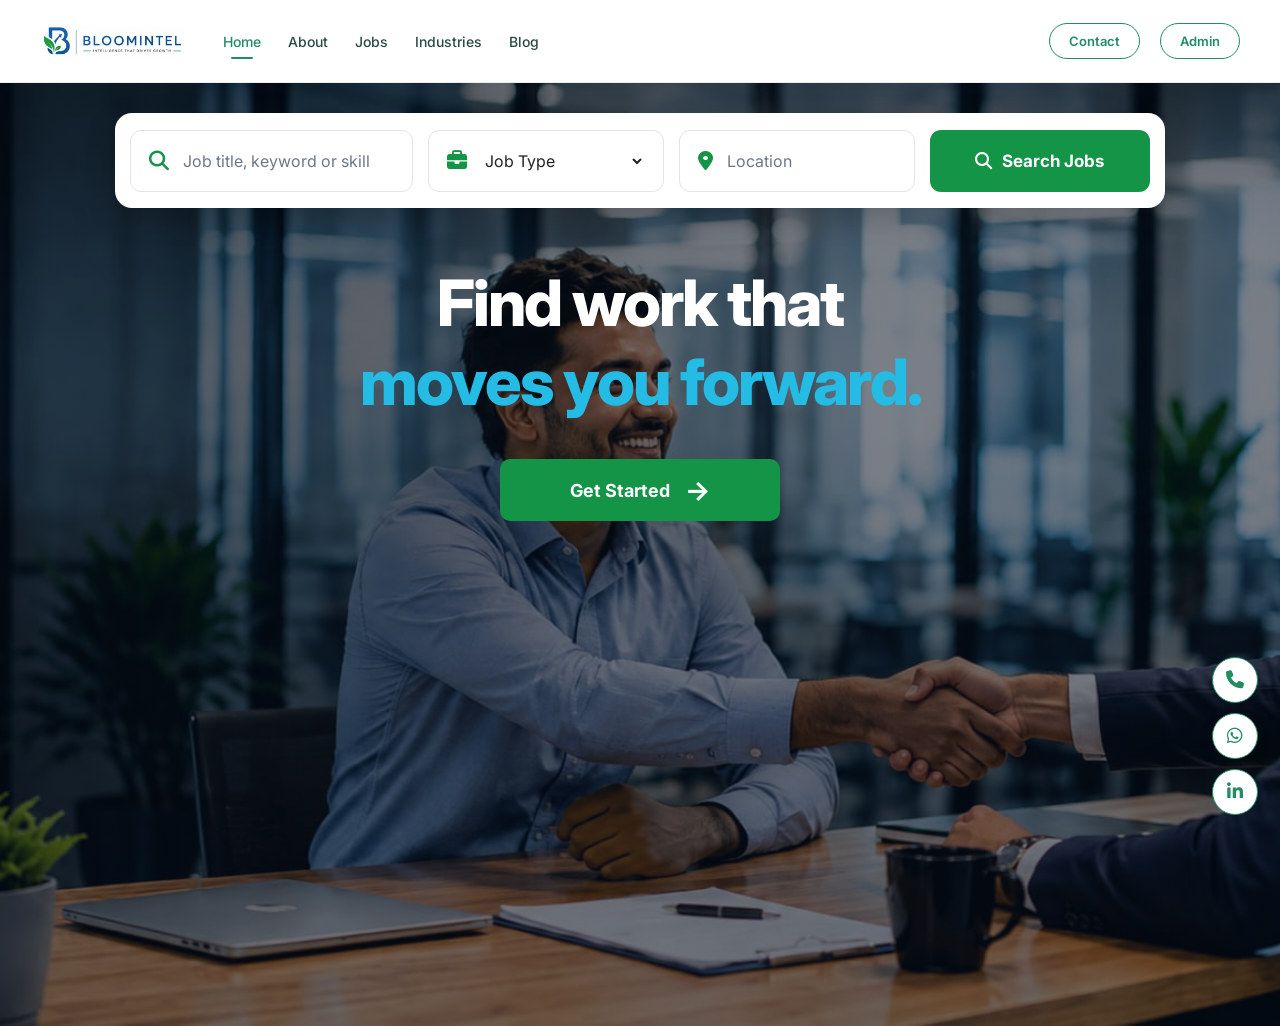
<file: index.html>
<!DOCTYPE html>
<html lang="en">

<head>

    <meta charset="UTF-8">

    <meta
        name="viewport"
        content="width=device-width, initial-scale=1.0"
    >

    <title>BloomIntel | Find Your Next Opportunity</title>


    <!-- =========================
         GOOGLE FONT
    ========================= -->

    <link
        rel="preconnect"
        href="https://fonts.googleapis.com"
    >

    <link
        rel="preconnect"
        href="https://fonts.gstatic.com"
        crossorigin
    >

    <link
        href="https://fonts.googleapis.com/css2?family=Inter:wght@400;500;600;700;800&display=swap"
        rel="stylesheet"
    >


    <!-- =========================
         FONT AWESOME
    ========================= -->

    <link
        rel="stylesheet"
        href="https://cdnjs.cloudflare.com/ajax/libs/font-awesome/6.5.2/css/all.min.css"
    >


    <!-- =========================
         CSS
    ========================= -->

    <link
        rel="stylesheet"
        href="style.css"
    >

</head>


<body>


    <!-- =========================
         HEADER / NAVIGATION
    ========================= -->

    <header class="site-header">

        <div class="nav-container">


            <!-- LOGO -->

            <a
                href="index.html"
                class="logo"
            >

                <img
                    src="images/logo.png"
                    alt="BloomIntel"
                >

            </a>


            <!-- NAVIGATION -->

            <nav class="site-nav">

                <a
                    href="index.html"
                    class="nav-link active"
                >
                    Home
                </a>

                <a
                    href="about.html"
                    class="nav-link"
                >
                    About
                </a>

                <a
                    href="jobs.html"
                    class="nav-link"
                >
                    Jobs
                </a>

                <a
                    href="industries.html"
                    class="nav-link"
                >
                    Industries
                </a>

                <a
                    href="blog.html"
                    class="nav-link"
                >
                    Blog
                </a>

            </nav>


            <!-- RIGHT SIDE BUTTONS -->

            <div class="nav-actions">

                <a
                    href="contact.html"
                    class="nav-outline-btn"
                >
                    Contact
                </a>
                <div class="nav-actions"></div>
                <a
                    href="admin.html"
                    class="nav-outline-btn"
                >
                    Admin
                </a>

            </div>

        </div>

    </header>



    <!-- =========================
         HERO
    ========================= -->

    <main>

        <section class="hero">


            <!-- =========================
                 SEARCH
            ========================= -->

            <div class="search-container">

                <div class="search-box">


                    <!-- JOB KEYWORD -->

                    <div class="search-field">

                        <i class="fa-solid fa-magnifying-glass"></i>

                        <input
                            type="text"
                            id="searchInput"
                            placeholder="Job title, keyword or skill"
                        >

                    </div>


                    <!-- JOB TYPE -->

                    <div class="search-field job-type">

                        <i class="fa-solid fa-briefcase"></i>

                        <select id="jobType">

                            <option value="">
                                Job Type
                            </option>

                            <option value="Full Time">
                                Full Time
                            </option>

                            <option value="Part Time">
                                Part Time
                            </option>

                            <option value="Remote">
                                Remote
                            </option>

                        </select>

                    </div>


                    <!-- LOCATION -->

                    <div class="search-field">

                        <i class="fa-solid fa-location-dot"></i>

                        <input
                            type="text"
                            id="locationInput"
                            placeholder="Location"
                        >

                    </div>


                    <!-- SEARCH BUTTON -->

                    <button
                        type="button"
                        class="search-btn"
                        id="searchButton"
                    >

                        <i class="fa-solid fa-magnifying-glass"></i>

                        Search Jobs

                    </button>

                </div>

            </div>



            <!-- =========================
                 HERO CONTENT
            ========================= -->

            <div class="hero-content">

                <h1>

                    Find work that

                    <span>
                        moves you forward.
                    </span>

                </h1>


                <!-- GET STARTED -->

                <a
                    href="home.html"
                    class="get-started"
                >

                    Get Started

                    <span>
                        →
                    </span>

                </a>

            </div>

        </section>

    </main>



      <!-- FLOATING CONTACT BUTTONS -->

<div class="floating-contact">

    <a
        href="tel:+91 9986941327"
        class="floating-btn phone-btn"
        aria-label="Call BloomIntel"
    >
        <i class="fa-solid fa-phone"></i>
    </a>

    <a
        href="https://wa.me/+91 9986941327"
        class="floating-btn whatsapp-btn"
        target="_blank"
        rel="noopener noreferrer"
        aria-label="WhatsApp BloomIntel"
    >
        <i class="fa-brands fa-whatsapp"></i>
    </a>

    <a
        href="https://www.linkedin.com/"
        class="floating-btn linkedin-btn"
        target="_blank"
        rel="noopener noreferrer"
        aria-label="BloomIntel LinkedIn"
    >
        <i class="fa-brands fa-linkedin-in"></i>
    </a>

</div>
    <!-- =========================
         JAVASCRIPT
    ========================= -->

    <script
        src="script.js"
        defer
    ></script>


</body>

</html>
</file>
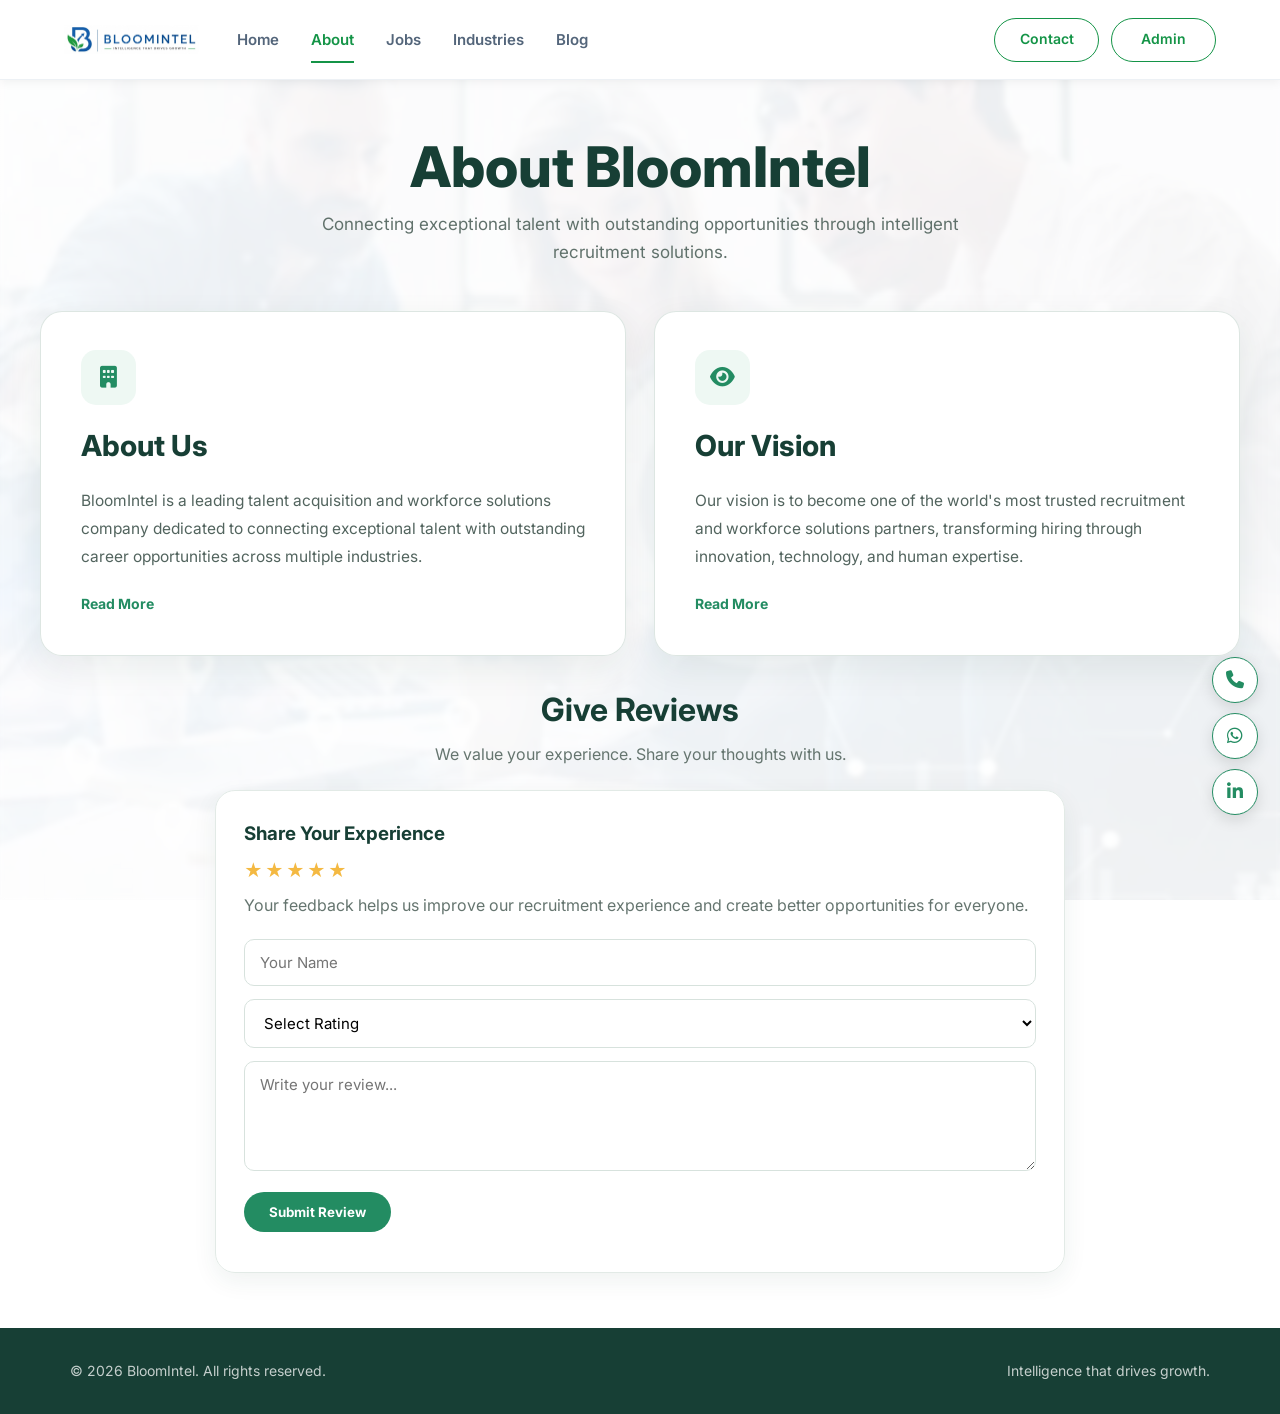
<file: about.html>
<!DOCTYPE html>
<html lang="en">
<head>
    <meta charset="UTF-8">
    <meta name="viewport" content="width=device-width, initial-scale=1.0">

    <title>About Us | BloomIntel</title>

    <link rel="stylesheet" href="style2.css">

    <link rel="preconnect" href="https://fonts.googleapis.com">
    <link rel="preconnect" href="https://fonts.gstatic.com" crossorigin>
    <link href="https://fonts.googleapis.com/css2?family=Inter:wght@400;500;600;700;800&display=swap" rel="stylesheet">

    <link rel="stylesheet"
          href="https://cdnjs.cloudflare.com/ajax/libs/font-awesome/6.5.2/css/all.min.css">
</head>

<body>

<div class="about-page">

    <!-- =========================
         NAVIGATION BAR
    ========================== -->

    <header class="site-header">

        <div class="nav-container">

            <!-- LOGO -->
            <a href="index.html" class="logo">
                <img src="images/logo.png" alt="BloomIntel Logo">
            </a>

            <!-- NAVIGATION -->
            <nav class="site-nav" id="siteNav">

                <a href="index.html">Home</a>

                <a href="about.html" class="active">About</a>

                <a href="jobs.html">Jobs</a>

                <a href="industries.html">Industries</a>

                <a href="blog.html">Blog</a>

            </nav>

            <!-- CONTACT / ADMIN BUTTONS -->
            <div class="nav-actions">

                <a href="contact.html" class="nav-btn">
                    Contact
                </a>

                <a href="admin.html" class="nav-btn">
                    Admin
                </a>

            </div>

            <!-- MOBILE MENU -->
            <button
                class="menu-toggle"
                id="menuToggle"
                aria-label="Open navigation menu"
            >
                <span></span>
                <span></span>
                <span></span>
            </button>

        </div>

    </header>


    <!-- =========================
         HERO
    ========================== -->

    <section class="about-hero reveal">

        <h1>About BloomIntel</h1>

        <p>
            Connecting exceptional talent with outstanding opportunities
            through intelligent recruitment solutions.
        </p>

    </section>


    <!-- =========================
         ABOUT CARDS
    ========================== -->

    <section class="about-cards-section">

        <div class="about-cards-container">

            <!-- ABOUT US CARD -->

            <article class="about-card reveal">

                <div class="card-icon">
                    <i class="fa-solid fa-building"></i>
                </div>

                <h2>About Us</h2>

                <div class="short-content">

                    <p>
                        BloomIntel is a leading talent acquisition and workforce
                        solutions company dedicated to connecting exceptional talent
                        with outstanding career opportunities across multiple industries.
                    </p>

                </div>

                <div class="full-content">

                    <p>
                        BloomIntel is a leading talent acquisition and workforce
                        solutions company dedicated to connecting exceptional talent
                        with outstanding career opportunities across IT, Non-IT,
                        Engineering, Healthcare, Finance, BPO, Retail, Manufacturing,
                        and emerging industries.
                    </p>

                    <p>
                        With our headquarters in the United Kingdom and a strong
                        operational presence in Bengaluru, India, we combine global
                        recruitment expertise with deep local market knowledge to
                        provide intelligent hiring solutions for businesses of all sizes.
                    </p>

                    <p>
                        At BloomIntel, we believe that the right people are the
                        foundation of every successful organization. Our experienced
                        recruitment specialists leverage industry insights, advanced
                        sourcing strategies, and a personalized approach to identify
                        professionals who not only possess the required skills but also
                        align with an organization's culture and long-term vision.
                    </p>

                    <p>
                        Whether you're a company searching for exceptional talent or
                        a professional looking for your next career opportunity,
                        BloomIntel is committed to making every connection meaningful,
                        efficient, and successful.
                    </p>

                    <div class="tagline">
                        BloomIntel - Intelligence that drives growth.
                    </div>

                </div>

                <button class="read-more-btn" type="button">
                    Read More
                </button>

            </article>


            <!-- VISION + MISSION CARD -->

            <article class="about-card vision-card reveal">

                <div class="card-icon">
                    <i class="fa-solid fa-eye"></i>
                </div>

                <h2>Our Vision</h2>

                <div class="short-content">

                    <p>
                        Our vision is to become one of the world's most trusted
                        recruitment and workforce solutions partners, transforming
                        hiring through innovation, technology, and human expertise.
                    </p>

                </div>

                <div class="full-content">

                    <!-- MISSION -->

                    <div class="mission-content">

                        <h3>Our Mission</h3>

                        <p>
                            Our mission is to bridge the gap between exceptional
                            talent and forward-thinking organizations by delivering
                            reliable, innovative, and people-focused recruitment solutions.
                        </p>

                        <p>We strive to:</p>

                        <ul>

                            <li>
                                Connect skilled professionals with meaningful career
                                opportunities.
                            </li>

                            <li>
                                Help organizations build high-performing teams.
                            </li>

                            <li>
                                Deliver fast, transparent, and quality hiring experiences.
                            </li>

                            <li>
                                Foster long-term relationships based on trust,
                                integrity, and excellence.
                            </li>

                            <li>
                                Support career growth while contributing to business success.
                            </li>

                        </ul>

                    </div>


                    <!-- VISION -->

                    <div class="vision-content">

                        <h3>Our Vision</h3>

                        <p>
                            Our vision is to become one of the world's most trusted
                            recruitment and workforce solutions partners, recognized
                            for transforming the hiring experience through innovation,
                            technology, and human expertise.
                        </p>

                        <p>We aspire to:</p>

                        <ul>

                            <li>
                                Expand our global recruitment network.
                            </li>

                            <li>
                                Empower businesses with world-class talent.
                            </li>

                            <li>
                                Inspire professionals to achieve successful careers.
                            </li>

                            <li>
                                Create lasting value for clients, candidates,
                                and communities.
                            </li>

                            <li>
                                Lead the future of intelligent recruitment.
                            </li>

                        </ul>

                    </div>

                </div>

                <button class="read-more-btn" type="button">
                    Read More
                </button>

            </article>

        </div>

    </section>


    <!-- =========================
         REVIEWS
    ========================== -->

    <section class="reviews-section reveal">

        <h2>Give Reviews</h2>

        <p>
            We value your experience. Share your thoughts with us.
        </p>

        <div class="review-container">

            <div class="review-card">

                <h3>Share Your Experience</h3>

                <div class="stars">
                    ★★★★★
                </div>

                <p>
                    Your feedback helps us improve our recruitment experience
                    and create better opportunities for everyone.
                </p>

                <form id="reviewForm" class="give-review">

                    <input
                        type="text"
                        id="reviewName"
                        placeholder="Your Name"
                        required
                    >

                    <select id="reviewRating" required>

                        <option value="">
                            Select Rating
                        </option>

                        <option value="5">
                            ★★★★★ - Excellent
                        </option>

                        <option value="4">
                            ★★★★ - Very Good
                        </option>

                        <option value="3">
                            ★★★ - Good
                        </option>

                        <option value="2">
                            ★★ - Fair
                        </option>

                        <option value="1">
                            ★ - Poor
                        </option>

                    </select>

                    <textarea
                        id="reviewText"
                        placeholder="Write your review..."
                        required
                    ></textarea>

                    <button
                        type="submit"
                        class="review-submit"
                    >
                        Submit Review
                    </button>

                    <p id="reviewMessage"></p>

                </form>

            </div>

        </div>

    </section>


    <!-- =========================
         FOOTER
    ========================== -->

    <footer class="site-footer">

        <div class="footer-container">

            <p>
                © <span id="year"></span> BloomIntel. All rights reserved.
            </p>

            <p>
                Intelligence that drives growth.
            </p>

        </div>

    </footer>

</div>



      <!-- FLOATING CONTACT BUTTONS -->

<div class="floating-contact">

    <a
        href="tel:+91 9986941327"
        class="floating-btn phone-btn"
        aria-label="Call BloomIntel"
    >
        <i class="fa-solid fa-phone"></i>
    </a>

    <a
        href="+91 9986941327"
        class="floating-btn whatsapp-btn"
        target="_blank"
        rel="noopener noreferrer"
        aria-label="WhatsApp BloomIntel"
    >
        <i class="fa-brands fa-whatsapp"></i>
    </a>

    <a
        href="https://www.linkedin.com/"
        class="floating-btn linkedin-btn"
        target="_blank"
        rel="noopener noreferrer"
        aria-label="BloomIntel LinkedIn"
    >
        <i class="fa-brands fa-linkedin-in"></i>
    </a>

</div>

<!-- BACK TO TOP -->

<button id="backToTop" aria-label="Back to top">

    <i class="fa-solid fa-arrow-up"></i>

</button>


<script src="script2.js"></script>

</body>
</html>
</file>
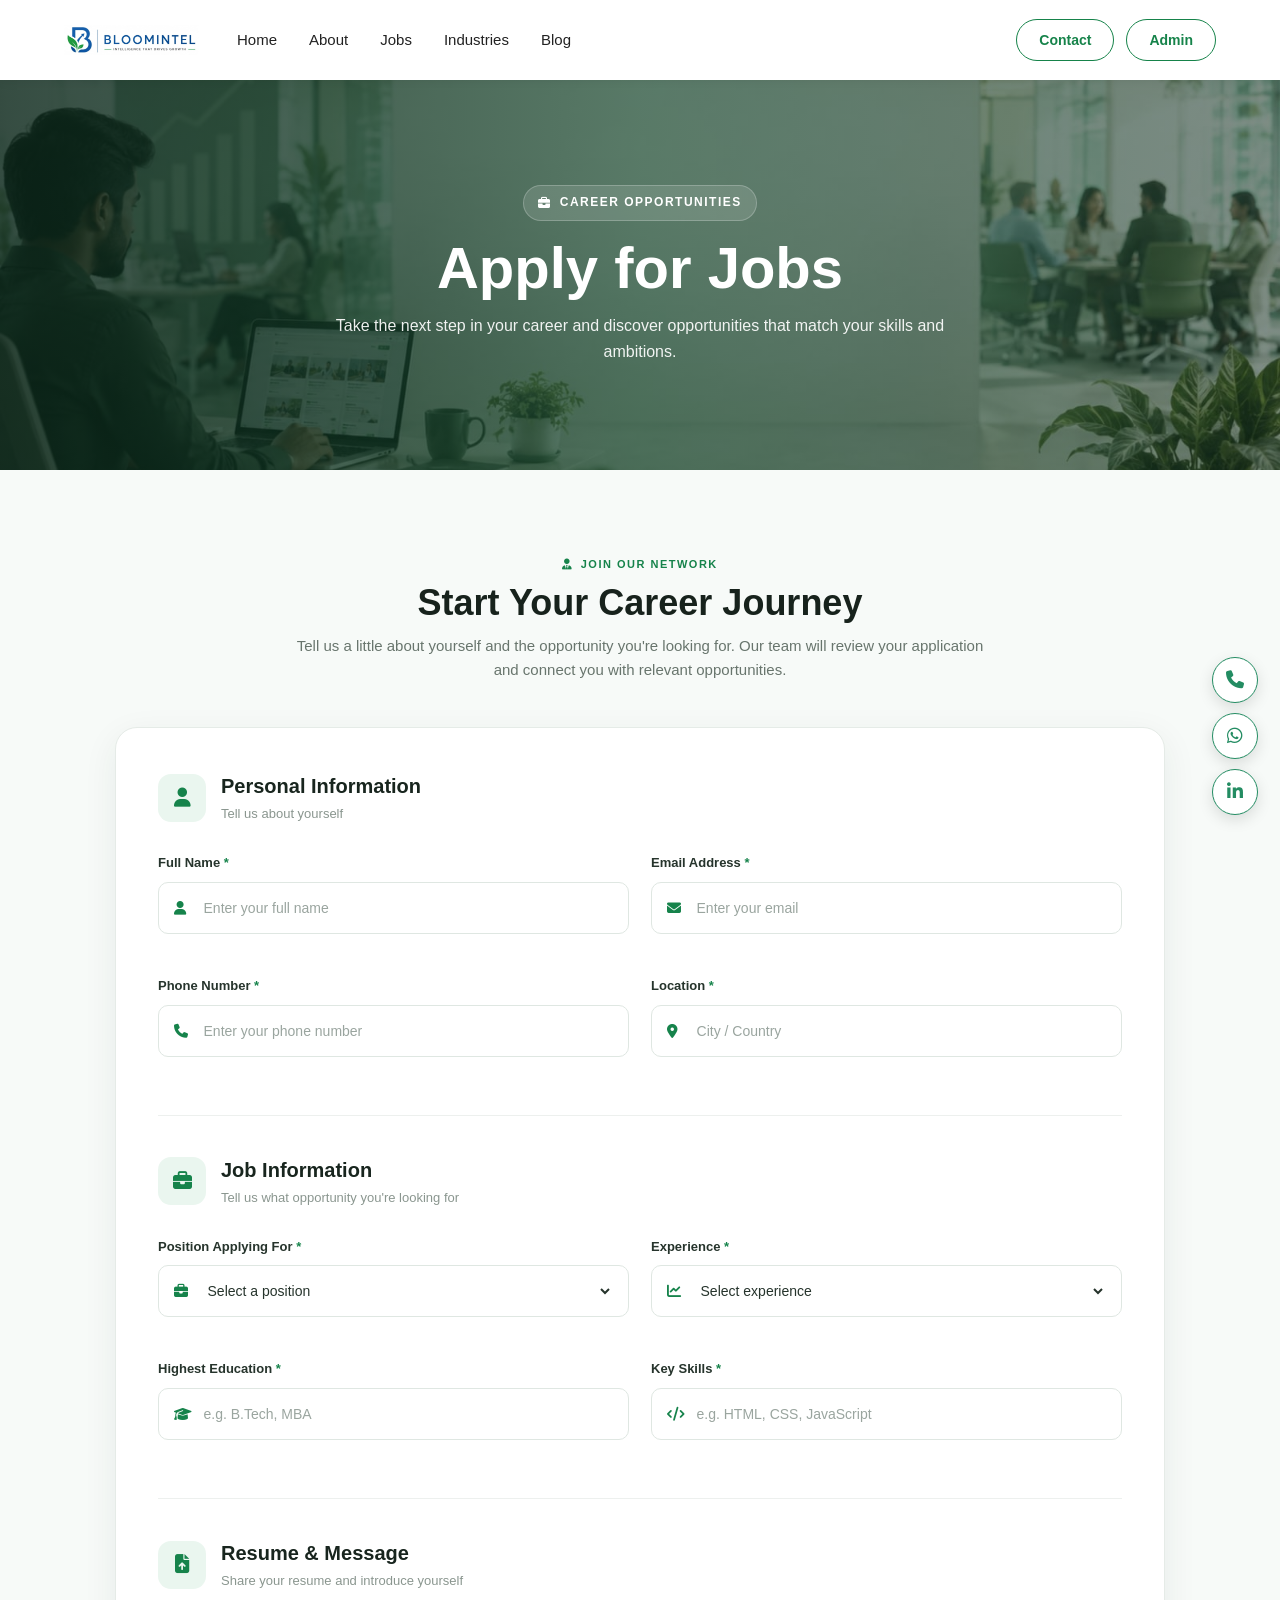
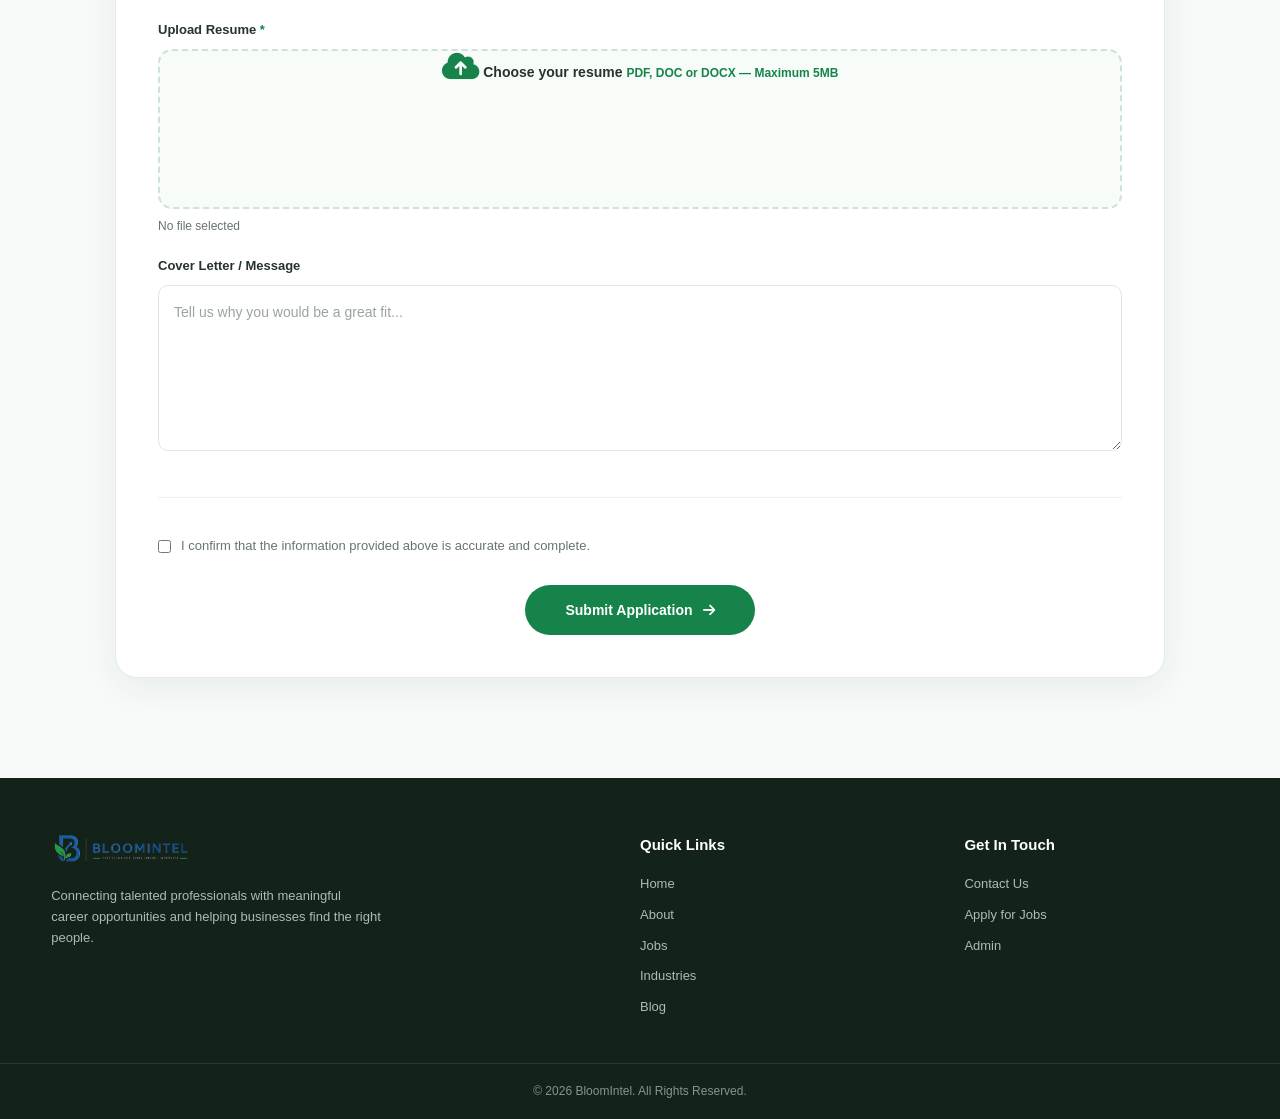
<file: application.html>
<!DOCTYPE html>
<html lang="en">
<head>
    <meta charset="UTF-8">
    <meta name="viewport" content="width=device-width, initial-scale=1.0">

    <title>Apply for Jobs | BloomIntel</title>

    <link rel="stylesheet" href="style11.css">

    <!-- Font Awesome -->
    <link
        rel="stylesheet"
        href="https://cdnjs.cloudflare.com/ajax/libs/font-awesome/6.5.2/css/all.min.css"
    >
</head>

<body>

    <!-- =====================================================
         NAVIGATION BAR
    ====================================================== -->

    <header class="site-header">

        <div class="nav-container">

            <!-- Logo -->
            <a href="index.html" class="logo">
                <img src="images/logo.png" alt="BloomIntel">
            </a>

            <!-- Navigation -->
            <nav class="site-nav" id="siteNav">

                <a href="index.html">Home</a>

                <a href="about.html">About</a>

                <a href="jobs.html">Jobs</a>

                <a href="industries.html">Industries</a>

                <a href="blog.html">Blog</a>

            </nav>

            <!-- Navigation Buttons -->
            <div class="nav-actions">

                <a href="contact.html" class="nav-btn">
                    Contact
                </a>

                <a href="admin.html" class="nav-btn">
                    Admin
                </a>

            </div>

            <!-- Mobile Menu -->
            <button
                class="menu-toggle"
                id="menuToggle"
                aria-label="Open navigation menu"
            >
                <span></span>
                <span></span>
                <span></span>
            </button>

        </div>

    </header>


    <!-- =====================================================
         APPLICATION HERO
    ====================================================== -->

    <section class="application-hero">

        <div class="application-hero-overlay"></div>

        <div class="application-hero-content">

            <span class="hero-small-label">
                <i class="fa-solid fa-briefcase"></i>
                CAREER OPPORTUNITIES
            </span>

            <h1>Apply for Jobs</h1>

            <p>
                Take the next step in your career and discover
                opportunities that match your skills and ambitions.
            </p>

        </div>

    </section>


    <!-- =====================================================
         APPLICATION SECTION
    ====================================================== -->

    <main class="application-section">

        <div class="application-container">

            <!-- Intro -->
            <div class="application-intro">

                <span class="section-label">
                    <i class="fa-solid fa-user-tie"></i>
                    JOIN OUR NETWORK
                </span>

                <h2>Start Your Career Journey</h2>

                <p>
                    Tell us a little about yourself and the opportunity
                    you're looking for. Our team will review your
                    application and connect you with relevant
                    opportunities.
                </p>

            </div>


            <!-- Application Card -->
            <div class="application-card">

                <form id="applicationForm">

                    <!-- Personal Information -->

                    <div class="form-section">

                        <div class="form-section-heading">

                            <div class="form-icon">
                                <i class="fa-solid fa-user"></i>
                            </div>

                            <div>
                                <h3>Personal Information</h3>

                                <p>
                                    Tell us about yourself
                                </p>
                            </div>

                        </div>


                        <div class="form-grid">

                            <div class="form-group">

                                <label for="fullName">
                                    Full Name
                                    <span>*</span>
                                </label>

                                <div class="input-box">
                                    <i class="fa-solid fa-user"></i>

                                    <input
                                        type="text"
                                        id="fullName"
                                        name="fullName"
                                        placeholder="Enter your full name"
                                        required
                                    >
                                </div>

                                <small class="error-message"></small>

                            </div>


                            <div class="form-group">

                                <label for="email">
                                    Email Address
                                    <span>*</span>
                                </label>

                                <div class="input-box">
                                    <i class="fa-solid fa-envelope"></i>

                                    <input
                                        type="email"
                                        id="email"
                                        name="email"
                                        placeholder="Enter your email"
                                        required
                                    >
                                </div>

                                <small class="error-message"></small>

                            </div>


                            <div class="form-group">

                                <label for="phone">
                                    Phone Number
                                    <span>*</span>
                                </label>

                                <div class="input-box">
                                    <i class="fa-solid fa-phone"></i>

                                    <input
                                        type="tel"
                                        id="phone"
                                        name="phone"
                                        placeholder="Enter your phone number"
                                        required
                                    >
                                </div>

                                <small class="error-message"></small>

                            </div>


                            <div class="form-group">

                                <label for="location">
                                    Location
                                    <span>*</span>
                                </label>

                                <div class="input-box">
                                    <i class="fa-solid fa-location-dot"></i>

                                    <input
                                        type="text"
                                        id="location"
                                        name="location"
                                        placeholder="City / Country"
                                        required
                                    >
                                </div>

                                <small class="error-message"></small>

                            </div>

                        </div>

                    </div>


                    <!-- Job Information -->

                    <div class="form-section">

                        <div class="form-section-heading">

                            <div class="form-icon">
                                <i class="fa-solid fa-briefcase"></i>
                            </div>

                            <div>
                                <h3>Job Information</h3>

                                <p>
                                    Tell us what opportunity you're looking for
                                </p>
                            </div>

                        </div>


                        <div class="form-grid">

                            <div class="form-group">

                                <label for="position">
                                    Position Applying For
                                    <span>*</span>
                                </label>

                                <div class="input-box">

                                    <i class="fa-solid fa-briefcase"></i>

                                    <select
                                        id="position"
                                        name="position"
                                        required
                                    >
                                        <option value="">
                                            Select a position
                                        </option>

                                        <option value="Software Developer">
                                            Software Developer
                                        </option>

                                        <option value="UI UX Designer">
                                            UI/UX Designer
                                        </option>

                                        <option value="Data Analyst">
                                            Data Analyst
                                        </option>

                                        <option value="Marketing Executive">
                                            Marketing Executive
                                        </option>

                                        <option value="HR Executive">
                                            HR Executive
                                        </option>

                                        <option value="Business Analyst">
                                            Business Analyst
                                        </option>

                                        <option value="Other">
                                            Other
                                        </option>

                                    </select>

                                </div>

                                <small class="error-message"></small>

                            </div>


                            <div class="form-group">

                                <label for="experience">
                                    Experience
                                    <span>*</span>
                                </label>

                                <div class="input-box">

                                    <i class="fa-solid fa-chart-line"></i>

                                    <select
                                        id="experience"
                                        name="experience"
                                        required
                                    >
                                        <option value="">
                                            Select experience
                                        </option>

                                        <option value="Fresher">
                                            Fresher
                                        </option>

                                        <option value="0-1">
                                            0 - 1 Year
                                        </option>

                                        <option value="1-3">
                                            1 - 3 Years
                                        </option>

                                        <option value="3-5">
                                            3 - 5 Years
                                        </option>

                                        <option value="5+">
                                            5+ Years
                                        </option>

                                    </select>

                                </div>

                                <small class="error-message"></small>

                            </div>


                            <div class="form-group">

                                <label for="education">
                                    Highest Education
                                    <span>*</span>
                                </label>

                                <div class="input-box">

                                    <i class="fa-solid fa-graduation-cap"></i>

                                    <input
                                        type="text"
                                        id="education"
                                        name="education"
                                        placeholder="e.g. B.Tech, MBA"
                                        required
                                    >

                                </div>

                                <small class="error-message"></small>

                            </div>


                            <div class="form-group">

                                <label for="skills">
                                    Key Skills
                                    <span>*</span>
                                </label>

                                <div class="input-box">

                                    <i class="fa-solid fa-code"></i>

                                    <input
                                        type="text"
                                        id="skills"
                                        name="skills"
                                        placeholder="e.g. HTML, CSS, JavaScript"
                                        required
                                    >

                                </div>

                                <small class="error-message"></small>

                            </div>

                        </div>

                    </div>


                    <!-- Resume -->

                    <div class="form-section">

                        <div class="form-section-heading">

                            <div class="form-icon">
                                <i class="fa-solid fa-file-arrow-up"></i>
                            </div>

                            <div>
                                <h3>Resume & Message</h3>

                                <p>
                                    Share your resume and introduce yourself
                                </p>
                            </div>

                        </div>


                        <div class="form-group full-width">

                            <label for="resume">
                                Upload Resume
                                <span>*</span>
                            </label>

                            <label class="file-upload">

                                <i class="fa-solid fa-cloud-arrow-up"></i>

                                <strong>
                                    Choose your resume
                                </strong>

                                <span>
                                    PDF, DOC or DOCX — Maximum 5MB
                                </span>

                                <input
                                    type="file"
                                    id="resume"
                                    name="resume"
                                    accept=".pdf,.doc,.docx"
                                    required
                                >

                            </label>

                            <small
                                class="file-name"
                                id="fileName"
                            >
                                No file selected
                            </small>

                            <small class="error-message"></small>

                        </div>


                        <div class="form-group full-width">

                            <label for="message">
                                Cover Letter / Message
                            </label>

                            <textarea
                                id="message"
                                name="message"
                                rows="6"
                                placeholder="Tell us why you would be a great fit..."
                            ></textarea>

                        </div>

                    </div>


                    <!-- Consent -->

                    <div class="form-consent">

                        <label>

                            <input
                                type="checkbox"
                                id="agreement"
                                required
                            >

                            <span>
                                I confirm that the information provided
                                above is accurate and complete.
                            </span>

                        </label>

                    </div>


                    <!-- Submit -->

                    <div class="submit-area">

                        <button
                            type="submit"
                            class="submit-btn"
                        >

                            <span>Submit Application</span>

                            <i class="fa-solid fa-arrow-right"></i>

                        </button>

                    </div>


                    <!-- Success Message -->

                    <div
                        class="success-message"
                        id="successMessage"
                    >

                        <div class="success-icon">
                            <i class="fa-solid fa-check"></i>
                        </div>

                        <div>

                            <h3>Application Submitted!</h3>

                            <p>
                                Thank you for applying. We will review
                                your application and get back to you.
                            </p>

                        </div>

                    </div>

                </form>

            </div>

        </div>

    </main>


    <!-- =====================================================
         FOOTER
    ====================================================== -->

    <footer class="site-footer">

        <div class="footer-container">

            <div class="footer-brand">

                <img
                    src="images/logo1.png"
                    alt="BloomIntel"
                >

                <p>
                    Connecting talented professionals with
                    meaningful career opportunities and helping
                    businesses find the right people.
                </p>

            </div>


            <div class="footer-links">

                <h4>Quick Links</h4>

                <a href="index.html">Home</a>

                <a href="about.html">About</a>

                <a href="jobs.html">Jobs</a>

                <a href="industries.html">Industries</a>

                <a href="blog.html">Blog</a>

            </div>


            <div class="footer-links">

                <h4>Get In Touch</h4>

                <a href="contact.html">Contact Us</a>

                <a href="application.html">Apply for Jobs</a>

                <a href="admin.html">Admin</a>

            </div>

        </div>


        <div class="footer-bottom">

            <p>
                © 2026 BloomIntel. All Rights Reserved.
            </p>

        </div>

    </footer>


    <!-- Back To Top -->

    <button
        class="back-to-top"
        id="backToTop"
        aria-label="Back to top"
    >
        <i class="fa-solid fa-arrow-up"></i>
    </button>


    <script src="script11.js"></script>


     <!-- FLOATING CONTACT BUTTONS -->

<div class="floating-contact">

    <a
        href="tel:+91 9986941327"
        class="floating-btn phone-btn"
        aria-label="Call BloomIntel"
    >
        <i class="fa-solid fa-phone"></i>
    </a>

    <a
        href="https://wa.me/+91 9986941327"
        class="floating-btn whatsapp-btn"
        target="_blank"
        rel="noopener noreferrer"
        aria-label="WhatsApp BloomIntel"
    >
        <i class="fa-brands fa-whatsapp"></i>
    </a>

    <a
        href="https://www.linkedin.com/"
        class="floating-btn linkedin-btn"
        target="_blank"
        rel="noopener noreferrer"
        aria-label="BloomIntel LinkedIn"
    >
        <i class="fa-brands fa-linkedin-in"></i>
    </a>

</div>
</body>
</html>
</file>
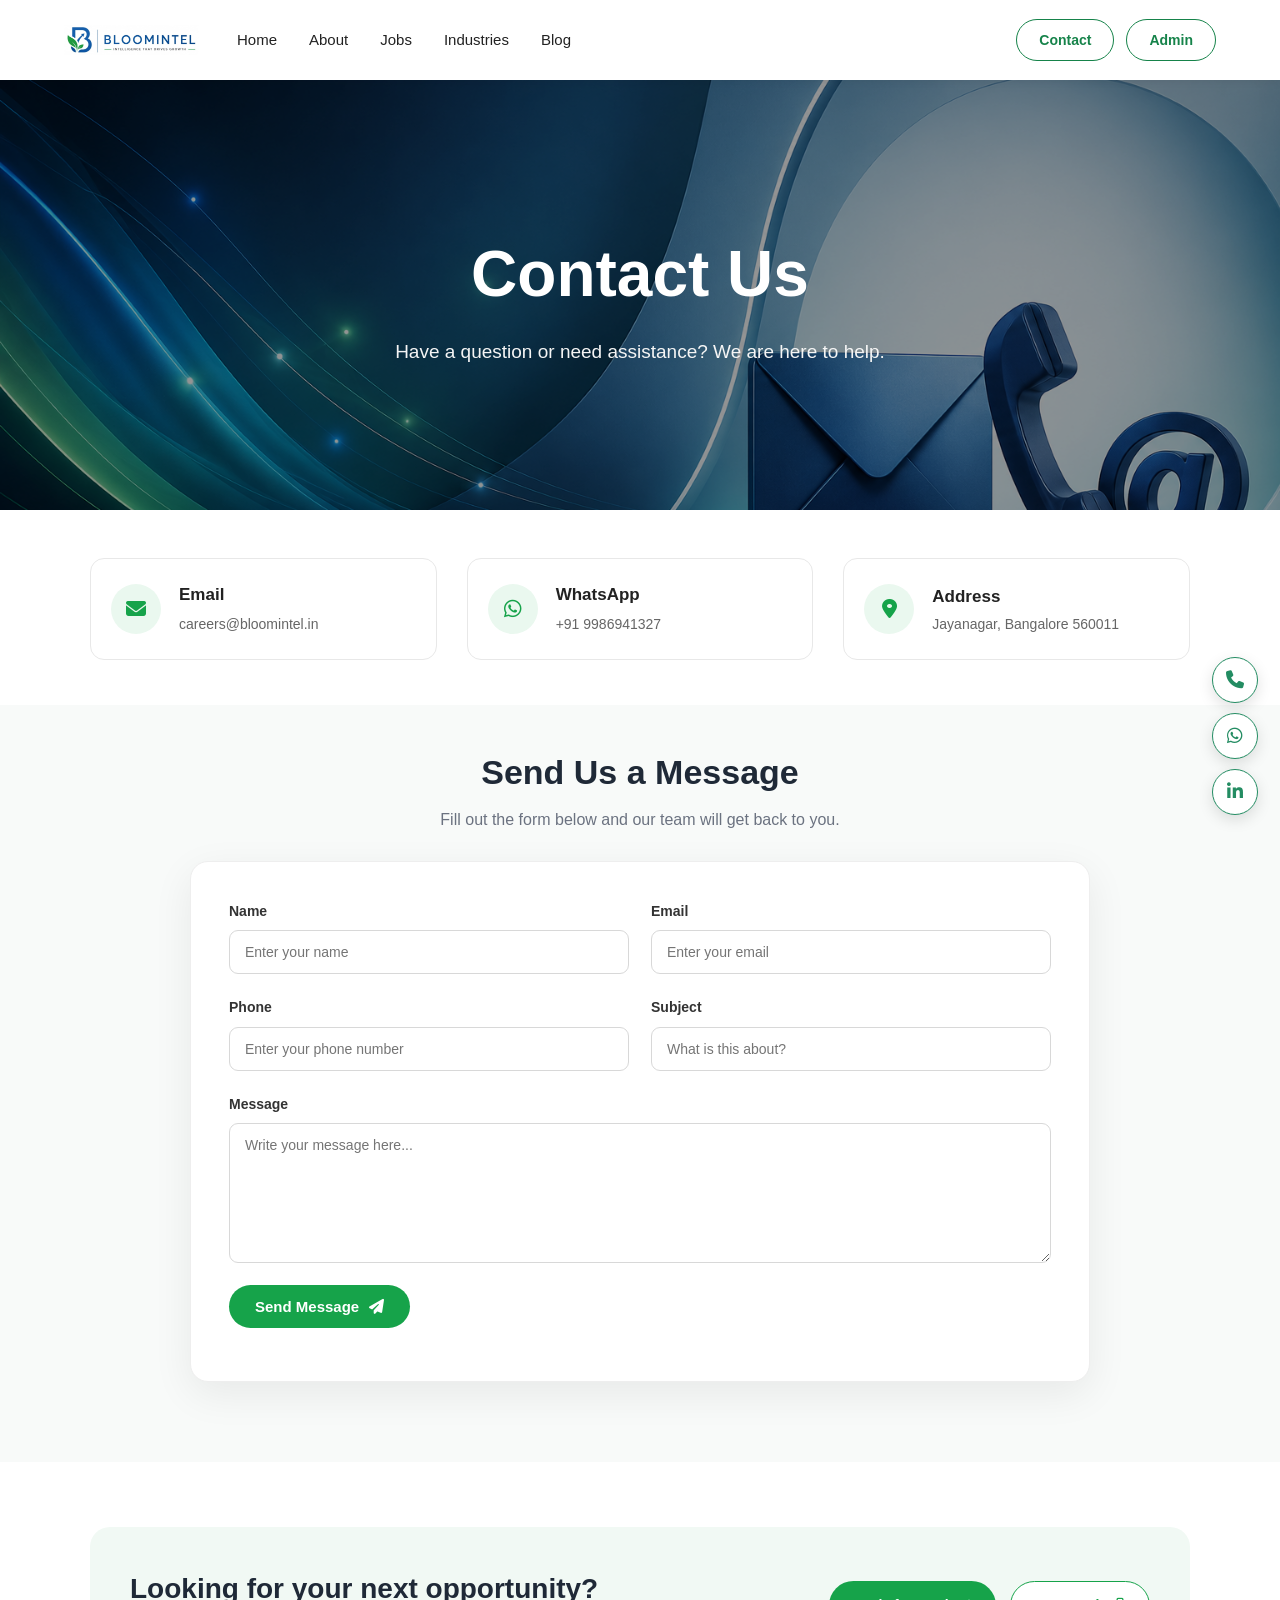
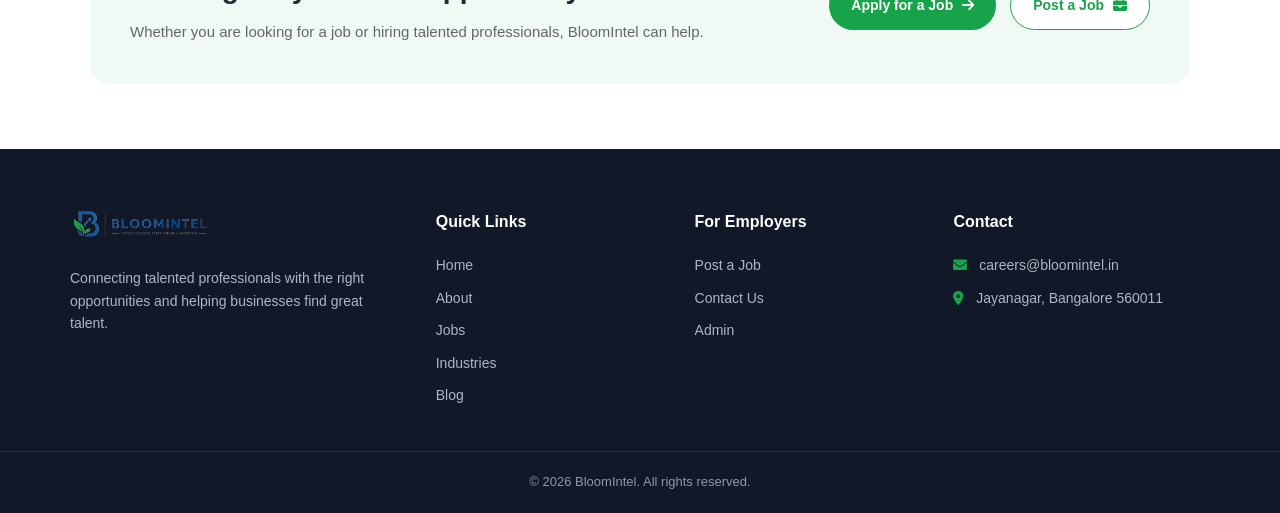
<file: contact.html>
<!DOCTYPE html>
<html lang="en">
<head>
    <meta charset="UTF-8">
    <meta name="viewport" content="width=device-width, initial-scale=1.0">

    <title>Contact Us | BloomIntel</title>

    <link rel="stylesheet" href="style5.css">

    <!-- Font Awesome -->
    <link rel="stylesheet"
        href="https://cdnjs.cloudflare.com/ajax/libs/font-awesome/6.5.2/css/all.min.css">
</head>

<body>
<!-- =========================
     NAVIGATION BAR
========================== -->

<header class="site-header">

    <div class="nav-container">

        <a href="index.html" class="logo">
            <img src="images/logo.png" alt="BloomIntel Logo">
        </a>

        <nav class="site-nav" id="siteNav">

            <a href="index.html">Home</a>

            <a href="about.html">About</a>

            <a href="jobs.html">Jobs</a>

            <a href="industries.html">Industries</a>

            <a href="blog.html">Blog</a>

        </nav>

        <div class="nav-actions">

            <a href="contact.html" class="nav-btn">
                Contact
            </a>

            <a href="admin.html" class="nav-btn">
                Admin
            </a>

        </div>

        <button
            class="menu-toggle"
            id="menuToggle"
            aria-label="Open navigation menu"
        >
            <span></span>
            <span></span>
            <span></span>
        </button>

    </div>

</header>


    <!-- ================= CONTACT HERO ================= -->
    <section class="contact-hero">

        <div class="contact-hero-overlay"></div>

        <div class="contact-hero-content">
            <h1>Contact Us</h1>
            <p>
                Have a question or need assistance? We are here to help.
            </p>
        </div>

    </section>


    <!-- ================= CONTACT INFORMATION ================= -->
    <section class="contact-info-section">

        <div class="contact-info-container">

            <!-- Email -->
            <div class="contact-info-item">
                <div class="contact-info-icon">
                    <i class="fa-solid fa-envelope"></i>
                </div>

                <div>
                    <h3>Email</h3>
                    <a href="mailto:careers@bloomintel.in">
                        careers@bloomintel.in
                    </a>
                </div>
            </div>


            <!-- WhatsApp -->
            <div class="contact-info-item">
                <div class="contact-info-icon">
                    <i class="fa-brands fa-whatsapp"></i>
                </div>

                <div>
                    <h3>WhatsApp</h3>
                    <a href="https:+91 9986941327" target="_blank">
                        +91 9986941327
                    </a>
                </div>
            </div>


            <!-- Address -->
            <div class="contact-info-item">
                <div class="contact-info-icon">
                    <i class="fa-solid fa-location-dot"></i>
                </div>

                <div>
                    <h3>Address</h3>
                    <p>
                        Jayanagar, Bangalore 560011
                    </p>
                </div>
            </div>

        </div>

    </section>


    <!-- ================= SEND MESSAGE ================= -->
    <section class="message-section">

        <div class="message-container">

            <div class="message-heading">
                <h2>Send Us a Message</h2>
                <p>
                    Fill out the form below and our team will get back to you.
                </p>
            </div>


            <div class="message-card">

                <form id="contactForm">

                    <div class="form-row">

                        <div class="form-group">
                            <label for="name">Name</label>
                            <input
                                type="text"
                                id="name"
                                name="name"
                                placeholder="Enter your name"
                                required>
                        </div>

                        <div class="form-group">
                            <label for="email">Email</label>
                            <input
                                type="email"
                                id="email"
                                name="email"
                                placeholder="Enter your email"
                                required>
                        </div>

                    </div>


                    <div class="form-row">

                        <div class="form-group">
                            <label for="phone">Phone</label>
                            <input
                                type="tel"
                                id="phone"
                                name="phone"
                                placeholder="Enter your phone number">
                        </div>

                        <div class="form-group">
                            <label for="subject">Subject</label>
                            <input
                                type="text"
                                id="subject"
                                name="subject"
                                placeholder="What is this about?"
                                required>
                        </div>

                    </div>


                    <div class="form-group full-width">
                        <label for="message">Message</label>

                        <textarea
                            id="message"
                            name="message"
                            rows="6"
                            placeholder="Write your message here..."
                            required></textarea>
                    </div>


                    <button type="submit" class="send-message-btn">
                        Send Message
                        <i class="fa-solid fa-paper-plane"></i>
                    </button>

                    <p id="contactMessage" class="contact-message"></p>

                </form>

            </div>

        </div>

    </section>


    <!-- ================= ACTION BUTTONS ================= -->
    <section class="contact-actions">

        <div class="contact-actions-container">

            <div class="action-content">
                <h2>Looking for your next opportunity?</h2>
                <p>
                    Whether you are looking for a job or hiring talented professionals,
                    BloomIntel can help.
                </p>
            </div>

            <div class="action-buttons">

                <a href="application.html" class="action-btn primary-btn">
                    Apply for a Job
                    <i class="fa-solid fa-arrow-right"></i>
                </a>

                <a href="papplication.html" class="action-btn secondary-btn">
                    Post a Job
                    <i class="fa-solid fa-briefcase"></i>
                </a>

            </div>

        </div>

    </section>


    <!-- ================= FOOTER ================= -->
    <footer class="site-footer">

        <div class="footer-container">

            <div class="footer-column footer-brand">
                <img src="images/logo1.png" alt="BloomIntel Logo">

                <p>
                    Connecting talented professionals with the right
                    opportunities and helping businesses find great talent.
                </p>
            </div>


            <div class="footer-column">
                <h3>Quick Links</h3>

                <a href="index.html">Home</a>
                <a href="about.html">About</a>
                <a href="jobs.html">Jobs</a>
                <a href="industries.html">Industries</a>
                <a href="blog.html">Blog</a>
            </div>


            <div class="footer-column">
                <h3>For Employers</h3>

                <a href="post-job.html">Post a Job</a>
                <a href="contact.html">Contact Us</a>
                <a href="admin.html">Admin</a>
            </div>


            <div class="footer-column">
                <h3>Contact</h3>

                <p>
                    <i class="fa-solid fa-envelope"></i>
                    careers@bloomintel.in
                </p>

                <p>
                    <i class="fa-solid fa-location-dot"></i>
                   Jayanagar, Bangalore 560011
                </p>
            </div>

        </div>


        <div class="footer-bottom">
            <p>
                © <span id="year"></span> BloomIntel. All rights reserved.
            </p>
        </div>

    </footer>


    <button id="backToTop" class="back-to-top" aria-label="Back to top">
        <i class="fa-solid fa-arrow-up"></i>
    </button>


    <script src="script5.js"></script>

     <!-- FLOATING CONTACT BUTTONS -->

<div class="floating-contact">

    <a
        href="tel:+91 9986941327"
        class="floating-btn phone-btn"
        aria-label="Call BloomIntel"
    >
        <i class="fa-solid fa-phone"></i>
    </a>

    <a
        href="https://wa.me/+91 9986941327"
        class="floating-btn whatsapp-btn"
        target="_blank"
        rel="noopener noreferrer"
        aria-label="WhatsApp BloomIntel"
    >
        <i class="fa-brands fa-whatsapp"></i>
    </a>

    <a
        href="https://www.linkedin.com/"
        class="floating-btn linkedin-btn"
        target="_blank"
        rel="noopener noreferrer"
        aria-label="BloomIntel LinkedIn"
    >
        <i class="fa-brands fa-linkedin-in"></i>
    </a>

</div>
</body>
</html>
</file>
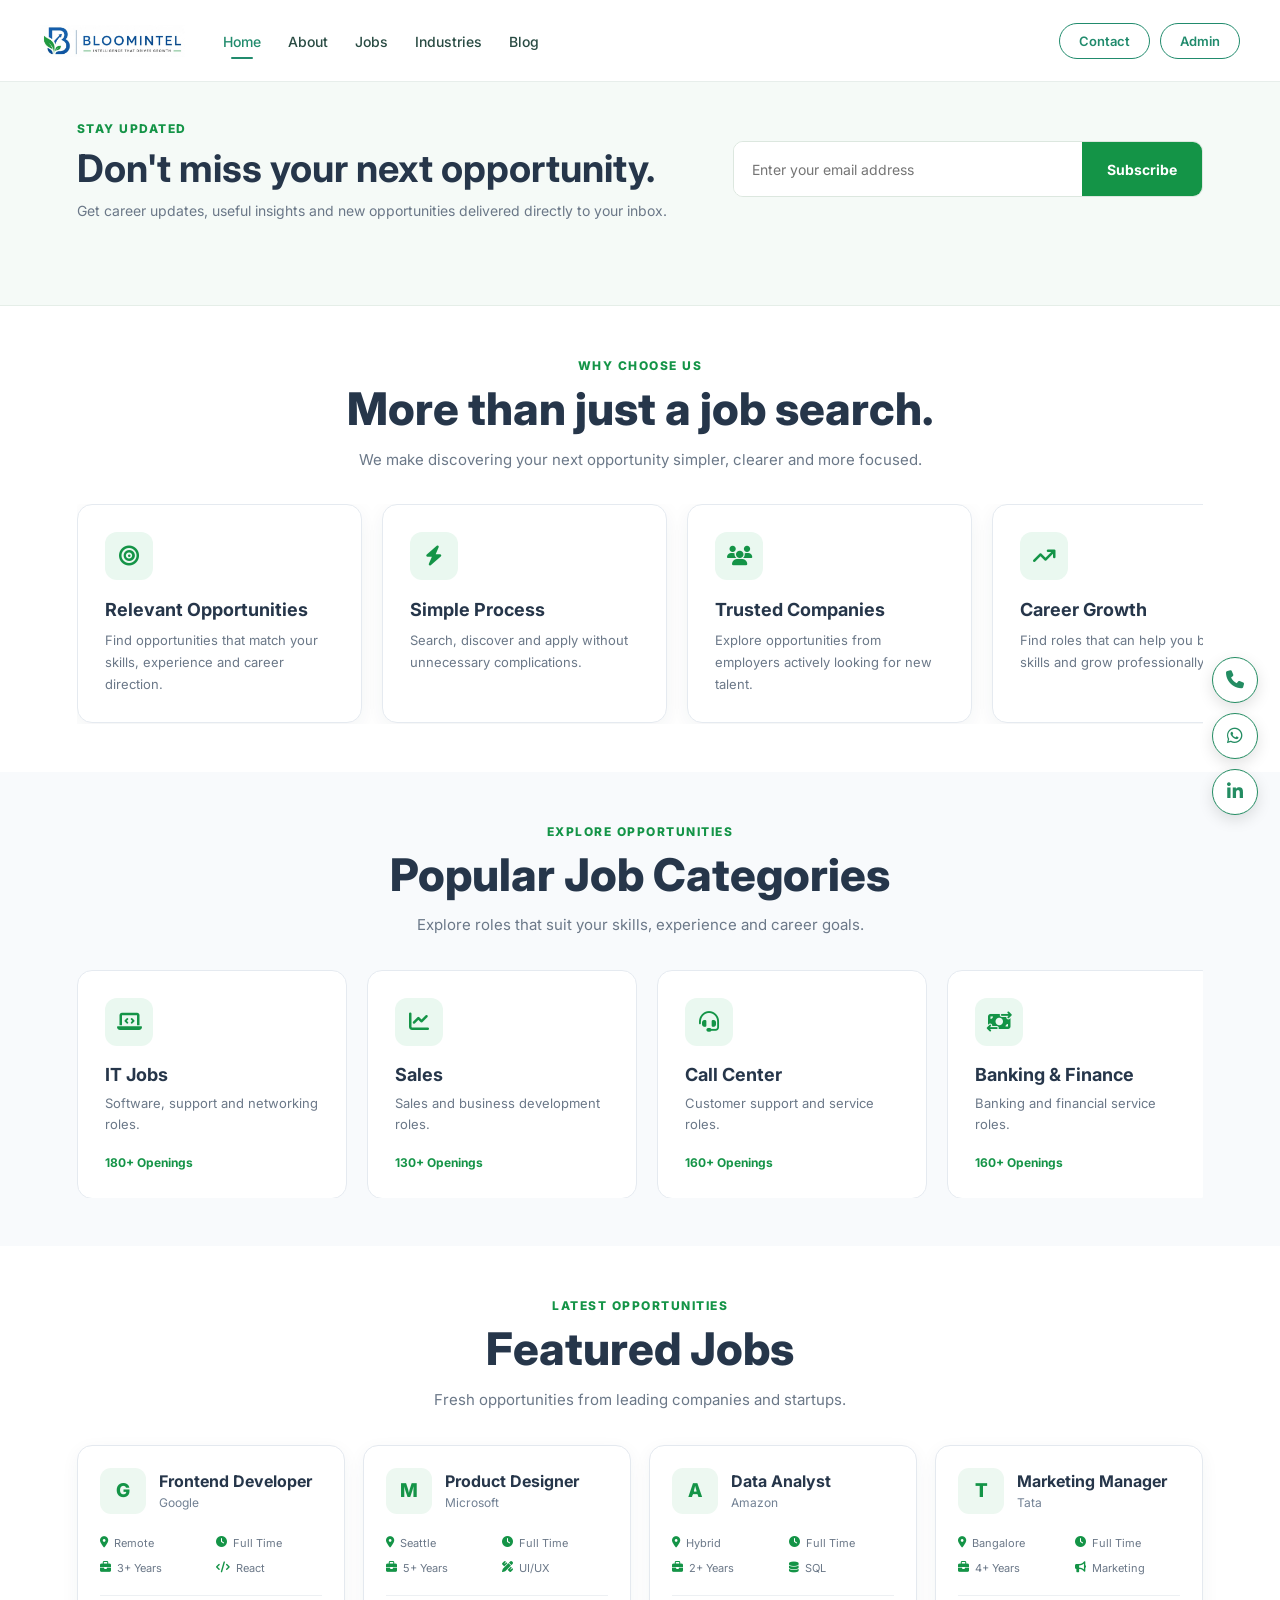
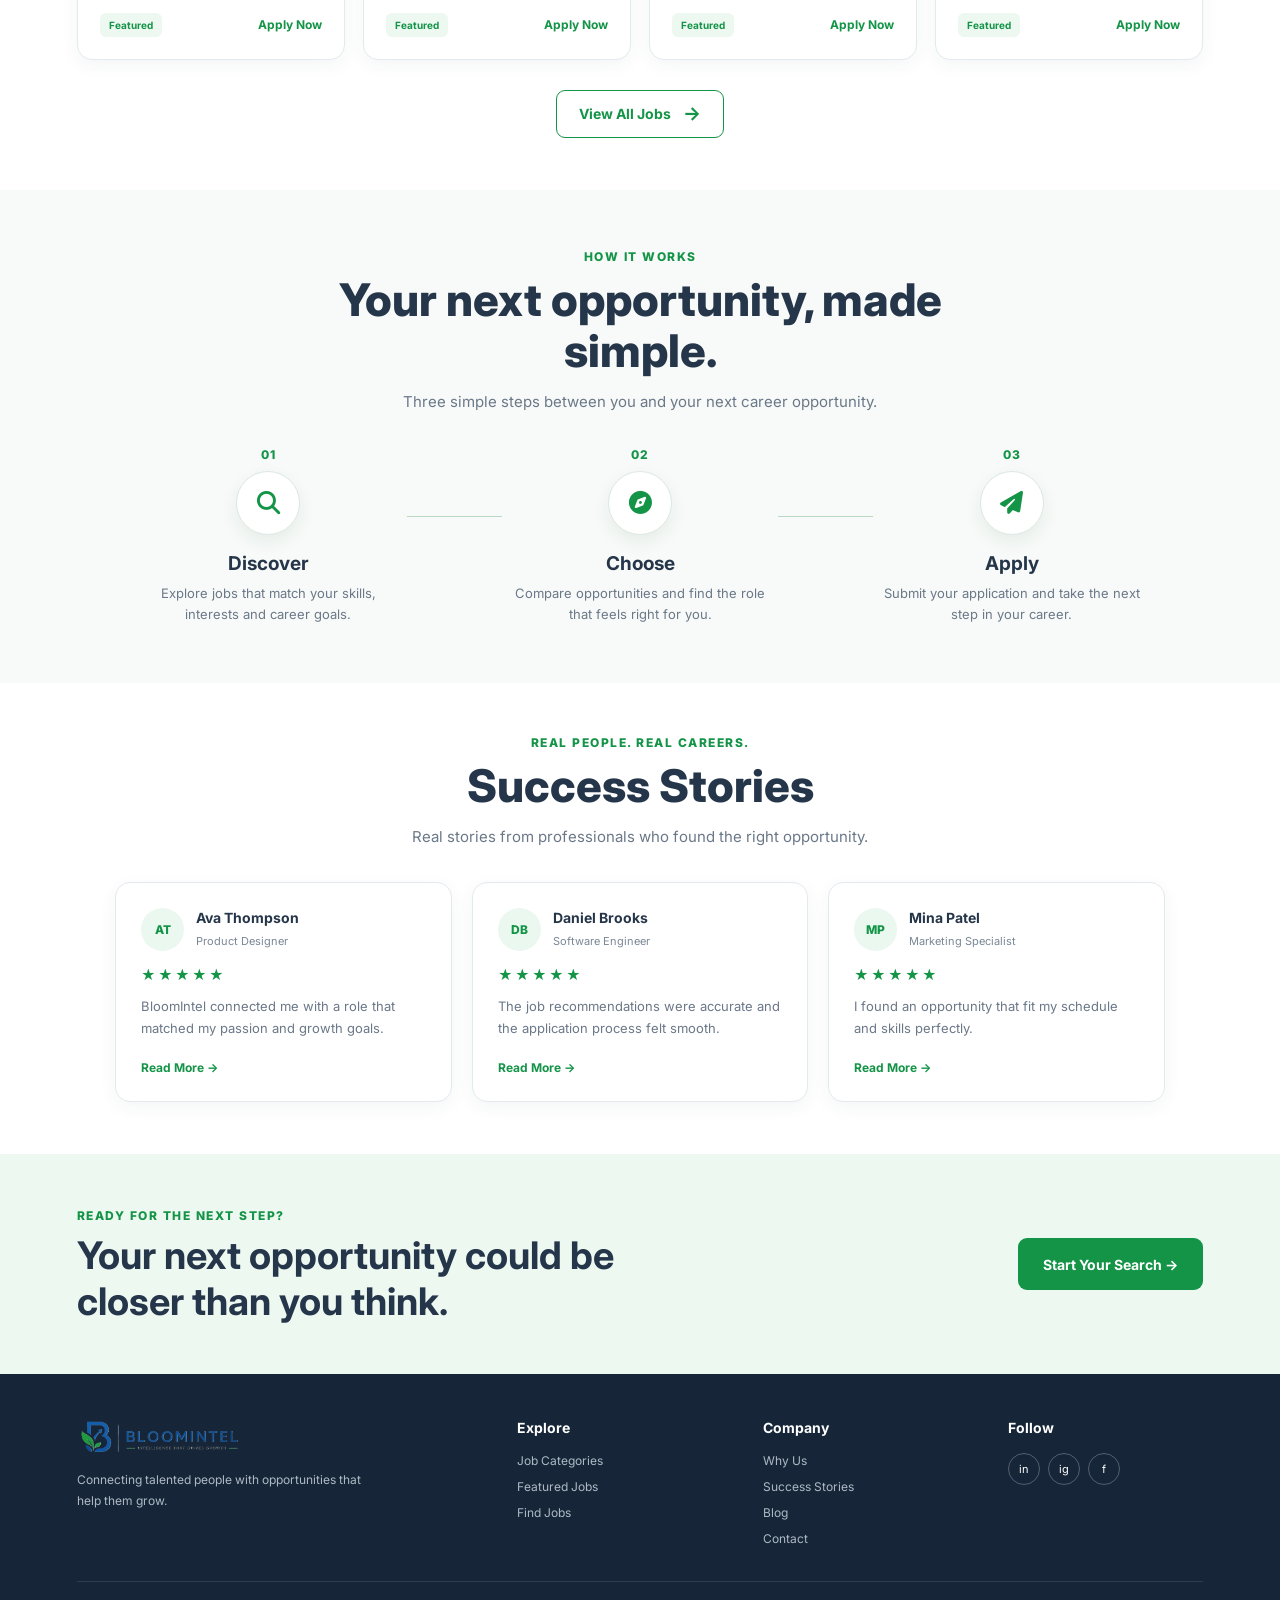
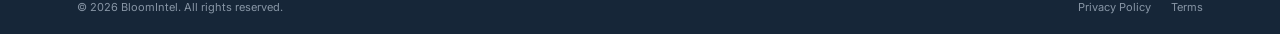
<file: home.html>
<!DOCTYPE html>
<html lang="en">

<head>

    <meta charset="UTF-8">
    <meta name="viewport" content="width=device-width, initial-scale=1.0">

    <title>BloomIntel | Career Opportunities</title>

    <link rel="preconnect" href="https://fonts.googleapis.com">
    <link rel="preconnect" href="https://fonts.gstatic.com" crossorigin>

    <link
        href="https://fonts.googleapis.com/css2?family=Inter:wght@400;500;600;700;800&display=swap"
        rel="stylesheet"
    >

    <link
        rel="stylesheet"
        href="https://cdnjs.cloudflare.com/ajax/libs/font-awesome/6.5.2/css/all.min.css"
    >

    <link rel="stylesheet" href="style1.css">

</head>

<body>


<!-- =====================================================
     HEADER
===================================================== -->

<header class="header">

    <div class="header-container">

        <!-- LOGO -->

        <a href="index.html" class="small-logo">

            <img
                src="images/logo.png"
                alt="BloomIntel"
            >

        </a>


        <!-- NAVIGATION -->

        <nav class="navigation">

            <a href="index.html" class="nav-link active">
                Home
            </a>

            <a href="about.html" class="nav-link">
                About
            </a>

            <a href="jobs.html" class="nav-link">
                Jobs
            </a>

            <a href="industries.html" class="nav-link">
                Industries
            </a>

            <a href="blog.html" class="nav-link">
                Blog
            </a>

        </nav>


        <!-- RIGHT BUTTONS -->

        <div class="header-actions">

            <a href="contact.html" class="header-btn">
                Contact
            </a>

            <a href="admin.html" class="header-btn">
                Admin
            </a>

        </div>

    </div>

</header>



<main>


<!-- =====================================================
     STAY UPDATED
===================================================== -->

<section class="stay-updated">

    <div class="stay-container">

        <div class="stay-content">

            <span class="section-label">
                STAY UPDATED
            </span>

            <h1>
                Don't miss your next opportunity.
            </h1>

            <p>
                Get career updates, useful insights and new
                opportunities delivered directly to your inbox.
            </p>

        </div>


        <form class="stay-form" id="newsletter-form">

            <input
                type="email"
                id="newsletter-email"
                placeholder="Enter your email address"
                required
            >

            <button type="submit">
                Subscribe
            </button>

        </form>

        <p id="newsletter-message" class="newsletter-message"></p>

    </div>

</section>



<!-- =====================================================
     WHY CHOOSE US
===================================================== -->

<section class="section why-section" id="whySection">

    <div class="section-heading">

        <span class="section-label">
            WHY CHOOSE US
        </span>

        <h2>
            More than just a job search.
        </h2>

        <p>
            We make discovering your next opportunity
            simpler, clearer and more focused.
        </p>

    </div>


    <div class="scroll-wrapper">

        <div class="scroll-track why-track" id="whyTrack">


            <article class="why-card">

                <div class="why-icon">
                    <i class="fa-solid fa-bullseye"></i>
                </div>

                <h3>
                    Relevant Opportunities
                </h3>

                <p>
                    Find opportunities that match your
                    skills, experience and career direction.
                </p>

            </article>


            <article class="why-card">

                <div class="why-icon">
                    <i class="fa-solid fa-bolt"></i>
                </div>

                <h3>
                    Simple Process
                </h3>

                <p>
                    Search, discover and apply without
                    unnecessary complications.
                </p>

            </article>


            <article class="why-card">

                <div class="why-icon">
                    <i class="fa-solid fa-users"></i>
                </div>

                <h3>
                    Trusted Companies
                </h3>

                <p>
                    Explore opportunities from employers
                    actively looking for new talent.
                </p>

            </article>


            <article class="why-card">

                <div class="why-icon">
                    <i class="fa-solid fa-arrow-trend-up"></i>
                </div>

                <h3>
                    Career Growth
                </h3>

                <p>
                    Find roles that can help you build
                    skills and grow professionally.
                </p>

            </article>


            <!-- DUPLICATE CARDS FOR SMOOTH LOOP -->

            <article class="why-card">

                <div class="why-icon">
                    <i class="fa-solid fa-bullseye"></i>
                </div>

                <h3>
                    Relevant Opportunities
                </h3>

                <p>
                    Find opportunities that match your
                    skills, experience and career direction.
                </p>

            </article>


            <article class="why-card">

                <div class="why-icon">
                    <i class="fa-solid fa-bolt"></i>
                </div>

                <h3>
                    Simple Process
                </h3>

                <p>
                    Search, discover and apply without
                    unnecessary complications.
                </p>

            </article>


        </div>

    </div>

</section>



<!-- =====================================================
     POPULAR JOB CATEGORIES
===================================================== -->

<section class="section categories-section" id="categoriesSection">

    <div class="section-heading">

        <span class="section-label">
            EXPLORE OPPORTUNITIES
        </span>

        <h2>
            Popular Job Categories
        </h2>

        <p>
            Explore roles that suit your skills,
            experience and career goals.
        </p>

    </div>


    <div class="scroll-wrapper">

        <div class="scroll-track category-track" id="categoryTrack">


            <article class="category-card">

                <div class="category-icon">
                    <i class="fa-solid fa-laptop-code"></i>
                </div>

                <h3>
                    IT Jobs
                </h3>

                <p>
                    Software, support and networking roles.
                </p>

                <span>
                    180+ Openings
                </span>

            </article>


            <article class="category-card">

                <div class="category-icon">
                    <i class="fa-solid fa-chart-line"></i>
                </div>

                <h3>
                    Sales
                </h3>

                <p>
                    Sales and business development roles.
                </p>

                <span>
                    130+ Openings
                </span>

            </article>


            <article class="category-card">

                <div class="category-icon">
                    <i class="fa-solid fa-headset"></i>
                </div>

                <h3>
                    Call Center
                </h3>

                <p>
                    Customer support and service roles.
                </p>

                <span>
                    160+ Openings
                </span>

            </article>


            <article class="category-card">

                <div class="category-icon">
                    <i class="fa-solid fa-money-bill-transfer"></i>
                </div>

                <h3>
                    Banking & Finance
                </h3>

                <p>
                    Banking and financial service roles.
                </p>

                <span>
                    160+ Openings
                </span>

            </article>


            <article class="category-card">

                <div class="category-icon">
                    <i class="fa-solid fa-bullhorn"></i>
                </div>

                <h3>
                    Marketing
                </h3>

                <p>
                    Digital marketing and content roles.
                </p>

                <span>
                    110+ Openings
                </span>

            </article>


            <article class="category-card">

                <div class="category-icon">
                    <i class="fa-solid fa-truck"></i>
                </div>

                <h3>
                    Logistics
                </h3>

                <p>
                    Supply chain and transportation careers.
                </p>

                <span>
                    125+ Openings
                </span>

            </article>


            <!-- DUPLICATES -->

            <article class="category-card">

                <div class="category-icon">
                    <i class="fa-solid fa-laptop-code"></i>
                </div>

                <h3>
                    IT Jobs
                </h3>

                <p>
                    Software, support and networking roles.
                </p>

                <span>
                    180+ Openings
                </span>

            </article>


            <article class="category-card">

                <div class="category-icon">
                    <i class="fa-solid fa-chart-line"></i>
                </div>

                <h3>
                    Sales
                </h3>

                <p>
                    Sales and business development roles.
                </p>

                <span>
                    130+ Openings
                </span>

            </article>


        </div>

    </div>

</section>



<!-- =====================================================
     FEATURED JOBS
===================================================== -->

<section class="section jobs-section" id="jobsSection">

    <div class="section-heading">

        <span class="section-label">
            LATEST OPPORTUNITIES
        </span>

        <h2>
            Featured Jobs
        </h2>

        <p>
            Fresh opportunities from leading companies
            and startups.
        </p>

    </div>


    <div class="job-grid">


        <!-- JOB 1 -->

        <article class="job-card">

            <div class="job-header">

                <div class="company-icon">
                    G
                </div>

                <div>

                    <h3>
                        Frontend Developer
                    </h3>

                    <p>
                        Google
                    </p>

                </div>

            </div>


            <div class="job-details">

                <div>
                    <i class="fa-solid fa-location-dot"></i>
                    Remote
                </div>

                <div>
                    <i class="fa-solid fa-clock"></i>
                    Full Time
                </div>

                <div>
                    <i class="fa-solid fa-briefcase"></i>
                    3+ Years
                </div>

                <div>
                    <i class="fa-solid fa-code"></i>
                    React
                </div>

            </div>


            <div class="job-footer">

                <span class="job-tag">
                    Featured
                </span>

                <a href="application.html" class="apply-btn">
                    Apply Now
                </a>

            </div>

        </article>



        <!-- JOB 2 -->

        <article class="job-card">

            <div class="job-header">

                <div class="company-icon">
                    M
                </div>

                <div>

                    <h3>
                        Product Designer
                    </h3>

                    <p>
                        Microsoft
                    </p>

                </div>

            </div>


            <div class="job-details">

                <div>
                    <i class="fa-solid fa-location-dot"></i>
                    Seattle
                </div>

                <div>
                    <i class="fa-solid fa-clock"></i>
                    Full Time
                </div>

                <div>
                    <i class="fa-solid fa-briefcase"></i>
                    5+ Years
                </div>

                <div>
                    <i class="fa-solid fa-pen-ruler"></i>
                    UI/UX
                </div>

            </div>


            <div class="job-footer">

                <span class="job-tag">
                    Featured
                </span>

                <a href="application.html" class="apply-btn">
                    Apply Now
                </a>

            </div>

        </article>



        <!-- JOB 3 -->

        <article class="job-card">

            <div class="job-header">

                <div class="company-icon">
                    A
                </div>

                <div>

                    <h3>
                        Data Analyst
                    </h3>

                    <p>
                        Amazon
                    </p>

                </div>

            </div>


            <div class="job-details">

                <div>
                    <i class="fa-solid fa-location-dot"></i>
                    Hybrid
                </div>

                <div>
                    <i class="fa-solid fa-clock"></i>
                    Full Time
                </div>

                <div>
                    <i class="fa-solid fa-briefcase"></i>
                    2+ Years
                </div>

                <div>
                    <i class="fa-solid fa-database"></i>
                    SQL
                </div>

            </div>


            <div class="job-footer">

                <span class="job-tag">
                    Featured
                </span>

                <a href="application.html" class="apply-btn">
                    Apply Now
                </a>

            </div>

        </article>



        <!-- JOB 4 -->

        <article class="job-card">

            <div class="job-header">

                <div class="company-icon">
                    T
                </div>

                <div>

                    <h3>
                        Marketing Manager
                    </h3>

                    <p>
                        Tata
                    </p>

                </div>

            </div>


            <div class="job-details">

                <div>
                    <i class="fa-solid fa-location-dot"></i>
                    Bangalore
                </div>

                <div>
                    <i class="fa-solid fa-clock"></i>
                    Full Time
                </div>

                <div>
                    <i class="fa-solid fa-briefcase"></i>
                    4+ Years
                </div>

                <div>
                    <i class="fa-solid fa-bullhorn"></i>
                    Marketing
                </div>

            </div>


            <div class="job-footer">

                <span class="job-tag">
                    Featured
                </span>

                <a href="application.html" class="apply-btn">
                    Apply Now
                </a>

            </div>

        </article>


    </div>


    <div class="center-button">

        <a href="jobs.html" class="outline-btn">
            View All Jobs
            <span>→</span>
        </a>

    </div>

</section>



<!-- =====================================================
     HOW IT WORKS
===================================================== -->

<section class="section how-section">

    <div class="section-heading">

        <span class="section-label">
            HOW IT WORKS
        </span>

        <h2>
            Your next opportunity, made simple.
        </h2>

        <p>
            Three simple steps between you and your
            next career opportunity.
        </p>

    </div>


    <div class="steps-container">


        <!-- STEP 1 -->

        <div class="step">

            <div class="step-number">
                01
            </div>

            <div class="step-icon">
                <i class="fa-solid fa-magnifying-glass"></i>
            </div>

            <h3>
                Discover
            </h3>

            <p>
                Explore jobs that match your skills,
                interests and career goals.
            </p>

        </div>


        <div class="step-line"></div>


        <!-- STEP 2 -->

        <div class="step">

            <div class="step-number">
                02
            </div>

            <div class="step-icon">
                <i class="fa-solid fa-compass"></i>
            </div>

            <h3>
                Choose
            </h3>

            <p>
                Compare opportunities and find the
                role that feels right for you.
            </p>

        </div>


        <div class="step-line"></div>


        <!-- STEP 3 -->

        <div class="step">

            <div class="step-number">
                03
            </div>

            <div class="step-icon">
                <i class="fa-solid fa-paper-plane"></i>
            </div>

            <h3>
                Apply
            </h3>

            <p>
                Submit your application and take
                the next step in your career.
            </p>

        </div>

    </div>

</section>



<!-- =====================================================
     SUCCESS STORIES
===================================================== -->

<section class="section stories-section" id="storiesSection">

    <div class="section-heading">

        <span class="section-label">
            REAL PEOPLE. REAL CAREERS.
        </span>

        <h2>
            Success Stories
        </h2>

        <p>
            Real stories from professionals who found
            the right opportunity.
        </p>

    </div>


    <div class="testimonial-grid">


        <article class="testimonial-card">

            <div class="testimonial-header">

                <div class="avatar">
                    AT
                </div>

                <div>

                    <h4>
                        Ava Thompson
                    </h4>

                    <span>
                        Product Designer
                    </span>

                </div>

            </div>


            <div class="stars">
                ★★★★★
            </div>

            <p>
                BloomIntel connected me with a role that
                matched my passion and growth goals.
            </p>

            <a href="blog.html" class="read-more">
                Read More →
            </a>

        </article>



        <article class="testimonial-card">

            <div class="testimonial-header">

                <div class="avatar">
                    DB
                </div>

                <div>

                    <h4>
                        Daniel Brooks
                    </h4>

                    <span>
                        Software Engineer
                    </span>

                </div>

            </div>


            <div class="stars">
                ★★★★★
            </div>

            <p>
                The job recommendations were accurate
                and the application process felt smooth.
            </p>

            <a href="blog.html" class="read-more">
                Read More →
            </a>

        </article>



        <article class="testimonial-card">

            <div class="testimonial-header">

                <div class="avatar">
                    MP
                </div>

                <div>

                    <h4>
                        Mina Patel
                    </h4>

                    <span>
                        Marketing Specialist
                    </span>

                </div>

            </div>


            <div class="stars">
                ★★★★★
            </div>

            <p>
                I found an opportunity that fit my schedule
                and skills perfectly.
            </p>

            <a href="blog.html" class="read-more">
                Read More →
            </a>

        </article>


    </div>

</section>



<!-- =====================================================
     CONTACT
===================================================== -->

<section class="contact-section" id="contactSection">

    <div class="contact-inner">

        <div>

            <span class="section-label">
                READY FOR THE NEXT STEP?
            </span>

            <h2>
                Your next opportunity could be closer
                than you think.
            </h2>

        </div>

        <a href="industries.html" class="cta-button">
            Start Your Search →
        </a>

    </div>

</section>


</main>





<!-- =====================================================
     FOOTER
===================================================== -->

<footer class="site-footer">

    <div class="footer-container">


        <div class="footer-brand">

            <a href="index.html" class="small-logo">

                <img
                    src="images/logo1.png"
                    alt="BloomIntel"
                >

            </a>

            <p>
                Connecting talented people with
                opportunities that help them grow.
            </p>

        </div>


        <div class="footer-column">

            <h4>
                Explore
            </h4>

            <a href="jobs.html">
                Job Categories
            </a>

            <a href="industries.html">
                Featured Jobs
            </a>

            <a href="jobs.html">
                Find Jobs
            </a>

        </div>


        <div class="footer-column">

            <h4>
                Company
            </h4>

            <a href="#whySection">
                Why Us
            </a>

            <a href="#storiesSection">
                Success Stories
            </a>

            <a href="blog.html">
                Blog
            </a>

            <a href="#contactSection">
                Contact
            </a>

        </div>


        <div class="footer-column">

            <h4>
                Follow
            </h4>

            <div class="social-links">

                <a href="#">
                    in
                </a>

                <a href="#">
                    ig
                </a>

                <a href="#">
                    f
                </a>

            </div>

        </div>

    </div>


    <div class="footer-bottom">

        <p>
            © <span id="year"></span>
            BloomIntel. All rights reserved.
        </p>

        <div>

            <a href="#">
                Privacy Policy
            </a>

            <a href="#">
                Terms
            </a>

        </div>

    </div>

</footer>



<script src="script1.js"></script>

    <!-- FLOATING CONTACT BUTTONS -->

<div class="floating-contact">

    <a
        href="tel:+91 9986941327"
        class="floating-btn phone-btn"
        aria-label="Call BloomIntel"
    >
        <i class="fa-solid fa-phone"></i>
    </a>

    <a
        href="https://wa.me/+91 9986941327"
        class="floating-btn whatsapp-btn"
        target="_blank"
        rel="noopener noreferrer"
        aria-label="WhatsApp BloomIntel"
    >
        <i class="fa-brands fa-whatsapp"></i>
    </a>

    <a
        href="https://www.linkedin.com/"
        class="floating-btn linkedin-btn"
        target="_blank"
        rel="noopener noreferrer"
        aria-label="BloomIntel LinkedIn"
    >
        <i class="fa-brands fa-linkedin-in"></i>
    </a>

</div>


</body>

</html>
</file>
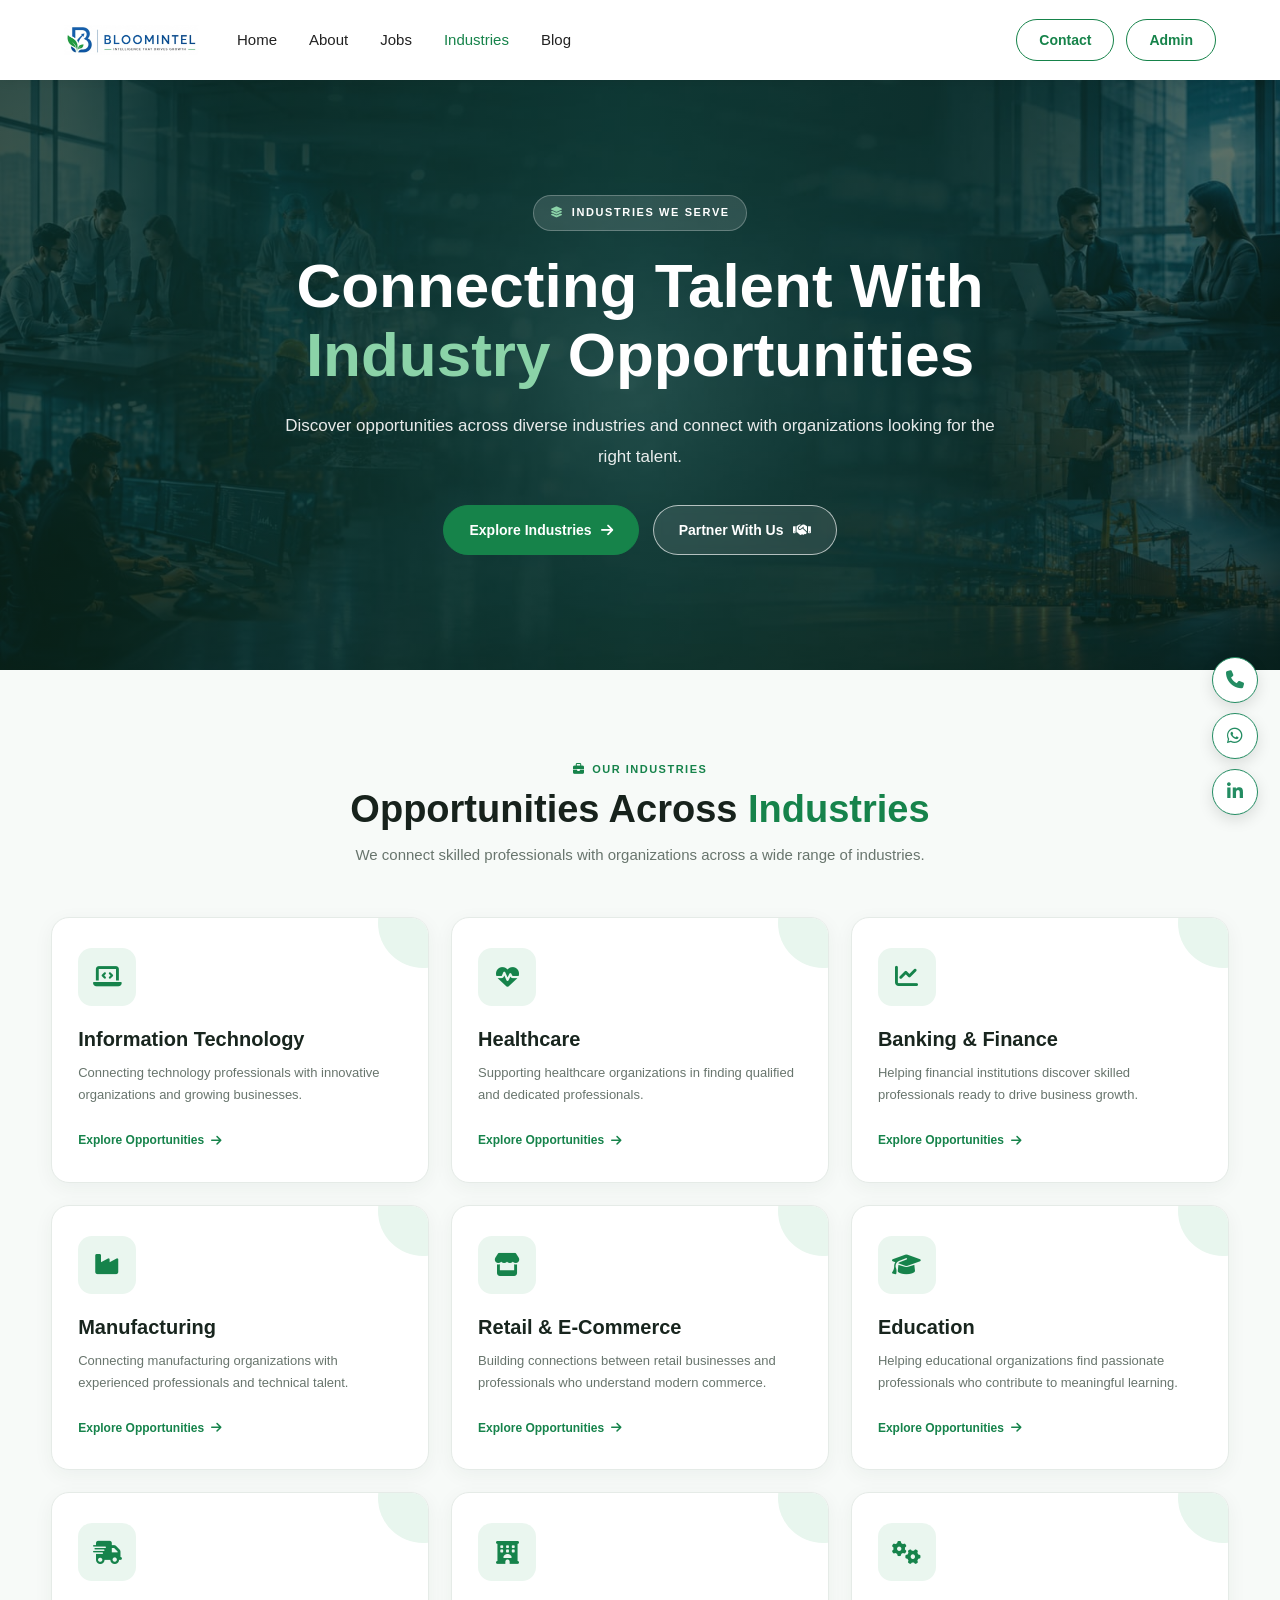
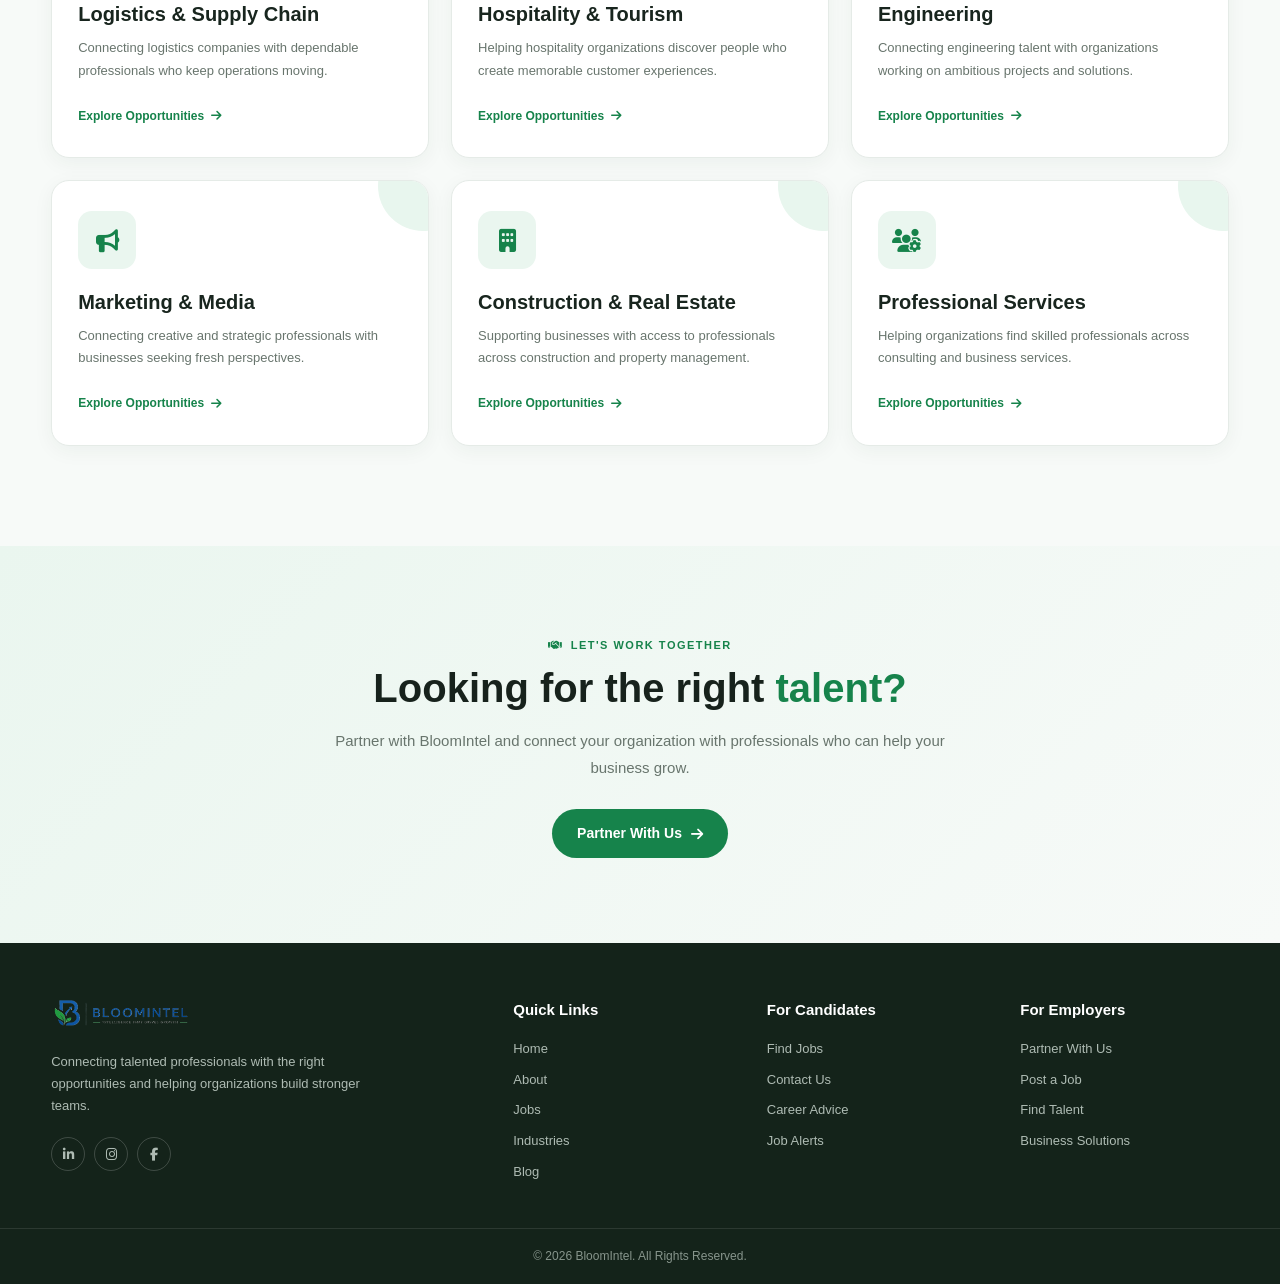
<file: industries.html>
<!DOCTYPE html>
<html lang="en">
<head>
    <meta charset="UTF-8">
    <meta name="viewport" content="width=device-width, initial-scale=1.0">

    <title>Industries | BloomIntel</title>

    <link rel="stylesheet" href="style4.css">

    <!-- Font Awesome -->
    <link
        rel="stylesheet"
        href="https://cdnjs.cloudflare.com/ajax/libs/font-awesome/6.5.2/css/all.min.css"
    >
</head>

<body class="page-industries">

    <!-- =========================
         NAVIGATION BAR
    ========================== -->

    <header class="site-header">

        <div class="nav-container">

            <a href="index.html" class="logo">
                <img src="images/logo.png" alt="BloomIntel Logo">
            </a>

            <nav class="site-nav" id="siteNav">

                <a href="index.html">Home</a>

                <a href="about.html">About</a>

                <a href="jobs.html">Jobs</a>

                <a href="industries.html" class="active">Industries</a>

                <a href="blog.html">Blog</a>

            </nav>

            <div class="nav-actions">

                <a href="contact.html" class="nav-btn">
                    Contact
                </a>

                <a href="admin.html" class="nav-btn">
                    Admin
                </a>

            </div>

            <button
                class="menu-toggle"
                id="menuToggle"
                aria-label="Open navigation menu"
            >
                <span></span>
                <span></span>
                <span></span>
            </button>

        </div>

    </header>


    <!-- =========================
         HERO SECTION
    ========================== -->

    <section class="industries-hero">

        <div class="industries-hero-overlay"></div>

        <div class="industries-hero-content">

            <span class="hero-label">
                <i class="fa-solid fa-layer-group"></i>
                INDUSTRIES WE SERVE
            </span>

            <h1>
                Connecting Talent With
                <span>Industry</span> Opportunities
            </h1>

            <p>
                Discover opportunities across diverse industries and
                connect with organizations looking for the right talent.
            </p>

            <div class="hero-buttons">

                <a href="#industries" class="primary-btn">
                    Explore Industries
                    <i class="fa-solid fa-arrow-right"></i>
                </a>

                <a href="papplication.html" class="secondary-btn">
                    Partner With Us
                    <i class="fa-solid fa-handshake"></i>
                </a>

            </div>

        </div>

    </section>


    <!-- =========================
         INDUSTRIES SECTION
    ========================== -->

    <section class="industries-section" id="industries">

        <div class="section-heading">

            <span class="section-label">
                <i class="fa-solid fa-briefcase"></i>
                OUR INDUSTRIES
            </span>

            <h2>
                Opportunities Across
                <span>Industries</span>
            </h2>

            <p>
                We connect skilled professionals with organizations
                across a wide range of industries.
            </p>

        </div>


        <div class="industries-grid">


            <!-- Technology -->

            <article class="industry-card">

                <div class="industry-icon">
                    <i class="fa-solid fa-laptop-code"></i>
                </div>

                <h3>Information Technology</h3>

                <p>
                    Connecting technology professionals with innovative
                    organizations and growing businesses.
                </p>

                <a href="jobs.html" class="industry-link">
                    Explore Opportunities
                    <i class="fa-solid fa-arrow-right"></i>
                </a>

            </article>


            <!-- Healthcare -->

            <article class="industry-card">

                <div class="industry-icon">
                    <i class="fa-solid fa-heart-pulse"></i>
                </div>

                <h3>Healthcare</h3>

                <p>
                    Supporting healthcare organizations in finding
                    qualified and dedicated professionals.
                </p>

                <a href="jobs.html" class="industry-link">
                    Explore Opportunities
                    <i class="fa-solid fa-arrow-right"></i>
                </a>

            </article>


            <!-- Finance -->

            <article class="industry-card">

                <div class="industry-icon">
                    <i class="fa-solid fa-chart-line"></i>
                </div>

                <h3>Banking & Finance</h3>

                <p>
                    Helping financial institutions discover skilled
                    professionals ready to drive business growth.
                </p>

                <a href="jobs.html" class="industry-link">
                    Explore Opportunities
                    <i class="fa-solid fa-arrow-right"></i>
                </a>

            </article>


            <!-- Manufacturing -->

            <article class="industry-card">

                <div class="industry-icon">
                    <i class="fa-solid fa-industry"></i>
                </div>

                <h3>Manufacturing</h3>

                <p>
                    Connecting manufacturing organizations with
                    experienced professionals and technical talent.
                </p>

                <a href="jobs.html" class="industry-link">
                    Explore Opportunities
                    <i class="fa-solid fa-arrow-right"></i>
                </a>

            </article>


            <!-- Retail -->

            <article class="industry-card">

                <div class="industry-icon">
                    <i class="fa-solid fa-store"></i>
                </div>

                <h3>Retail & E-Commerce</h3>

                <p>
                    Building connections between retail businesses and
                    professionals who understand modern commerce.
                </p>

                <a href="jobs.html" class="industry-link">
                    Explore Opportunities
                    <i class="fa-solid fa-arrow-right"></i>
                </a>

            </article>


            <!-- Education -->

            <article class="industry-card">

                <div class="industry-icon">
                    <i class="fa-solid fa-graduation-cap"></i>
                </div>

                <h3>Education</h3>

                <p>
                    Helping educational organizations find passionate
                    professionals who contribute to meaningful learning.
                </p>

                <a href="jobs.html" class="industry-link">
                    Explore Opportunities
                    <i class="fa-solid fa-arrow-right"></i>
                </a>

            </article>


            <!-- Logistics -->

            <article class="industry-card">

                <div class="industry-icon">
                    <i class="fa-solid fa-truck-fast"></i>
                </div>

                <h3>Logistics & Supply Chain</h3>

                <p>
                    Connecting logistics companies with dependable
                    professionals who keep operations moving.
                </p>

                <a href="jobs.html" class="industry-link">
                    Explore Opportunities
                    <i class="fa-solid fa-arrow-right"></i>
                </a>

            </article>


            <!-- Hospitality -->

            <article class="industry-card">

                <div class="industry-icon">
                    <i class="fa-solid fa-hotel"></i>
                </div>

                <h3>Hospitality & Tourism</h3>

                <p>
                    Helping hospitality organizations discover people
                    who create memorable customer experiences.
                </p>

                <a href="jobs.html" class="industry-link">
                    Explore Opportunities
                    <i class="fa-solid fa-arrow-right"></i>
                </a>

            </article>


            <!-- Engineering -->

            <article class="industry-card">

                <div class="industry-icon">
                    <i class="fa-solid fa-gears"></i>
                </div>

                <h3>Engineering</h3>

                <p>
                    Connecting engineering talent with organizations
                    working on ambitious projects and solutions.
                </p>

                <a href="jobs.html" class="industry-link">
                    Explore Opportunities
                    <i class="fa-solid fa-arrow-right"></i>
                </a>

            </article>


            <!-- Marketing -->

            <article class="industry-card">

                <div class="industry-icon">
                    <i class="fa-solid fa-bullhorn"></i>
                </div>

                <h3>Marketing & Media</h3>

                <p>
                    Connecting creative and strategic professionals
                    with businesses seeking fresh perspectives.
                </p>

                <a href="jobs.html" class="industry-link">
                    Explore Opportunities
                    <i class="fa-solid fa-arrow-right"></i>
                </a>

            </article>


            <!-- Construction -->

            <article class="industry-card">

                <div class="industry-icon">
                    <i class="fa-solid fa-building"></i>
                </div>

                <h3>Construction & Real Estate</h3>

                <p>
                    Supporting businesses with access to professionals
                    across construction and property management.
                </p>

                <a href="jobs.html" class="industry-link">
                    Explore Opportunities
                    <i class="fa-solid fa-arrow-right"></i>
                </a>

            </article>


            <!-- Professional Services -->

            <article class="industry-card">

                <div class="industry-icon">
                    <i class="fa-solid fa-users-gear"></i>
                </div>

                <h3>Professional Services</h3>

                <p>
                    Helping organizations find skilled professionals
                    across consulting and business services.
                </p>

                <a href="jobs.html" class="industry-link">
                    Explore Opportunities
                    <i class="fa-solid fa-arrow-right"></i>
                </a>

            </article>

        </div>

    </section>


    <!-- =========================
         PARTNER CTA
    ========================== -->

    <section class="industry-cta">

        <div class="cta-content">

            <span class="cta-label">
                <i class="fa-solid fa-handshake"></i>
                LET'S WORK TOGETHER
            </span>

            <h2>
                Looking for the right
                <span>talent?</span>
            </h2>

            <p>
                Partner with BloomIntel and connect your organization
                with professionals who can help your business grow.
            </p>

            <a href="papplication.html" class="cta-btn">
                Partner With Us
                <i class="fa-solid fa-arrow-right"></i>
            </a>

        </div>

    </section>


    <!-- =========================
         FOOTER
    ========================== -->

    <footer class="site-footer">

        <div class="footer-container">


            <div class="footer-brand">

                <img
                    src="images/logo1.png"
                    alt="BloomIntel Logo"
                >

                <p>
                    Connecting talented professionals with the right
                    opportunities and helping organizations build
                    stronger teams.
                </p>

                <div class="footer-socials">

                    <a href="#" aria-label="LinkedIn">
                        <i class="fa-brands fa-linkedin-in"></i>
                    </a>

                    <a href="#" aria-label="Instagram">
                        <i class="fa-brands fa-instagram"></i>
                    </a>

                    <a href="#" aria-label="Facebook">
                        <i class="fa-brands fa-facebook-f"></i>
                    </a>

                </div>

            </div>


            <div class="footer-links">

                <h4>Quick Links</h4>

                <a href="index.html">Home</a>

                <a href="about.html">About</a>

                <a href="jobs.html">Jobs</a>

                <a href="industries.html">Industries</a>

                <a href="blog.html">Blog</a>

            </div>


            <div class="footer-links">

                <h4>For Candidates</h4>

                <a href="jobs.html">Find Jobs</a>

                <a href="contact.html">Contact Us</a>

                <a href="#">Career Advice</a>

                <a href="#">Job Alerts</a>

            </div>


            <div class="footer-links">

                <h4>For Employers</h4>

                <a href="papplication.html">Partner With Us</a>

                <a href="#">Post a Job</a>

                <a href="#">Find Talent</a>

                <a href="#">Business Solutions</a>

            </div>

        </div>


        <div class="footer-bottom">

            <p>
                © 2026 BloomIntel. All Rights Reserved.
            </p>

        </div>

    </footer>


    <!-- BACK TO TOP -->

    <button
        class="back-to-top"
        id="backToTop"
        aria-label="Back to top"
    >
        <i class="fa-solid fa-arrow-up"></i>
    </button>


    <script src="script4.js"></script>

      <!-- FLOATING CONTACT BUTTONS -->

<div class="floating-contact">

    <a
        href="tel:+91 9986941327"
        class="floating-btn phone-btn"
        aria-label="Call BloomIntel"
    >
        <i class="fa-solid fa-phone"></i>
    </a>

    <a
        href="https://wa.me/+91 9986941327"
        class="floating-btn whatsapp-btn"
        target="_blank"
        rel="noopener noreferrer"
        aria-label="WhatsApp BloomIntel"
    >
        <i class="fa-brands fa-whatsapp"></i>
    </a>

    <a
        href="https://www.linkedin.com/"
        class="floating-btn linkedin-btn"
        target="_blank"
        rel="noopener noreferrer"
        aria-label="BloomIntel LinkedIn"
    >
        <i class="fa-brands fa-linkedin-in"></i>
    </a>

</div>

</body>
</html>
</file>
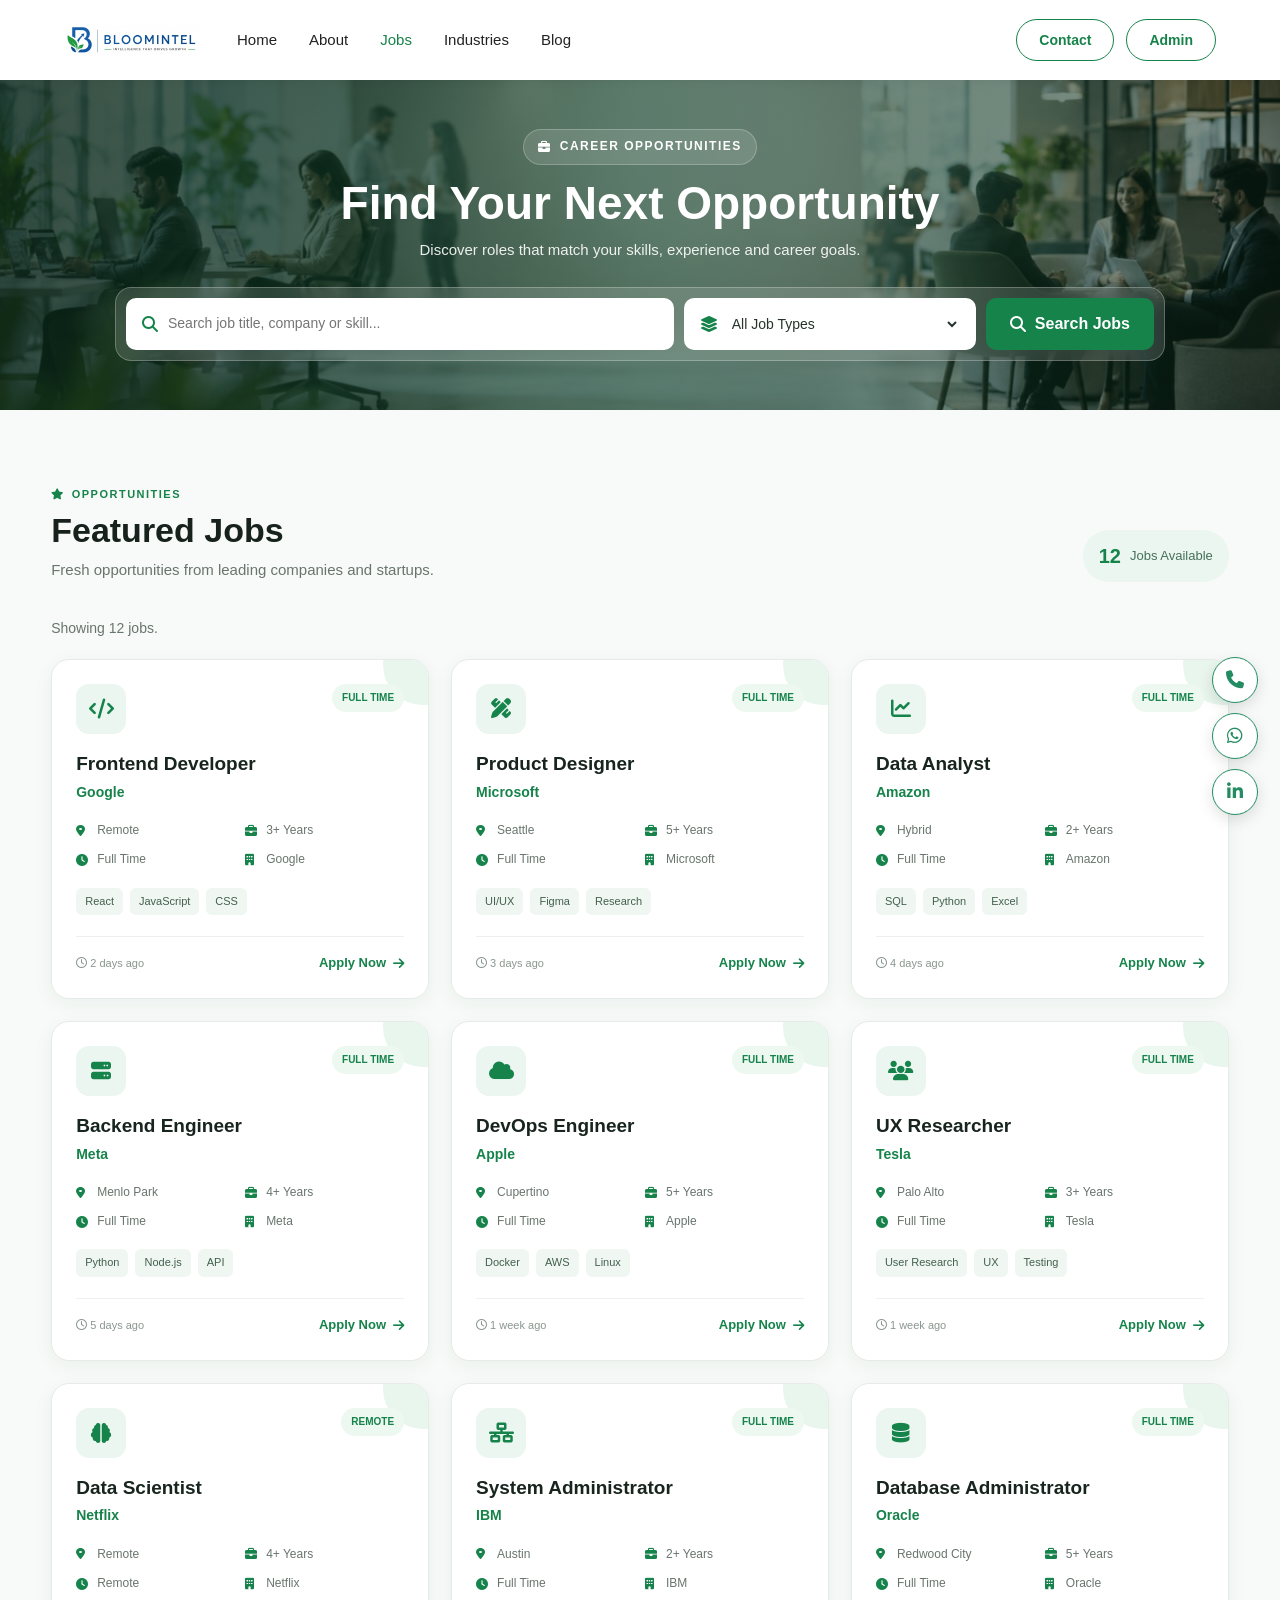
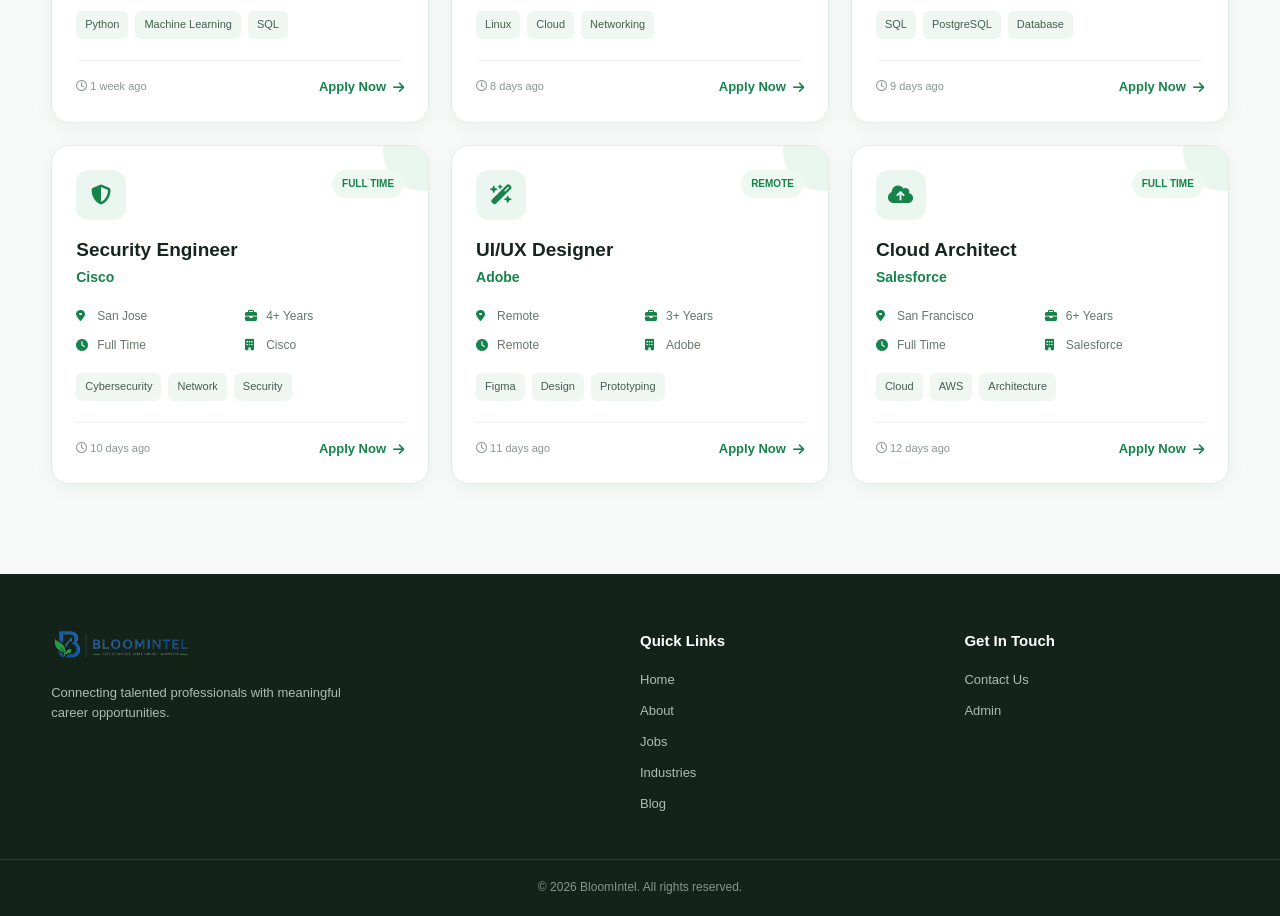
<file: jobs.html>
<!DOCTYPE html>
<html lang="en">
<head>
    <meta charset="UTF-8">
    <meta name="viewport" content="width=device-width, initial-scale=1.0">

    <title>Jobs | BloomIntel</title>

    <!-- Font Awesome -->
    <link rel="stylesheet"
          href="https://cdnjs.cloudflare.com/ajax/libs/font-awesome/6.5.2/css/all.min.css">

    <!-- Jobs Page CSS -->
    <link rel="stylesheet" href="style3.css">
</head>

<body>
<!-- =========================
     NAVIGATION BAR
========================== -->

<header class="site-header">

    <div class="nav-container">

        <a href="index.html" class="logo">
            <img src="images/logo.png" alt="BloomIntel Logo">
        </a>

        <nav class="site-nav" id="siteNav">

            <a href="index.html">Home</a>

            <a href="about.html">About</a>

            <a href="jobs.html" class="active">Jobs</a>

            <a href="industries.html">Industries</a>

            <a href="blog.html">Blog</a>

        </nav>

        <div class="nav-actions">

            <a href="contact.html" class="nav-btn">
                Contact
            </a>

            <a href="admin.html" class="nav-btn">
                Admin
            </a>

        </div>

        <button
            class="menu-toggle"
            id="menuToggle"
            aria-label="Open navigation menu"
        >
            <span></span>
            <span></span>
            <span></span>
        </button>

    </div>

</header>


    <!-- =========================
         SMALL JOB SEARCH HERO
    ========================== -->
    <section class="jobs-hero">

        <div class="jobs-hero-overlay"></div>

        <div class="jobs-hero-content">

            <span class="hero-small-label">
                <i class="fa-solid fa-briefcase"></i>
                CAREER OPPORTUNITIES
            </span>

            <h1>Find Your Next Opportunity</h1>

            <p>
                Discover roles that match your skills, experience and career goals.
            </p>

            <!-- Search Box -->
            <form class="job-search-box" id="jobSearchForm">

                <div class="search-field">
                    <i class="fa-solid fa-magnifying-glass"></i>

                    <input
                        type="text"
                        id="search-term"
                        placeholder="Search job title, company or skill..."
                        autocomplete="off"
                    >
                </div>

                <div class="search-field job-type-field">
                    <i class="fa-solid fa-layer-group"></i>

                    <select id="job-type">
                        <option value="">All Job Types</option>
                        <option value="Full Time">Full Time</option>
                        <option value="Part Time">Part Time</option>
                        <option value="Remote">Remote</option>
                        <option value="Hybrid">Hybrid</option>
                    </select>
                </div>

                <button type="submit" class="search-button">
                    <i class="fa-solid fa-magnifying-glass"></i>
                    Search Jobs
                </button>

            </form>

        </div>
    </section>


    <!-- =========================
         FEATURED JOBS
    ========================== -->
    <main>

        <section class="featured-jobs-section">

            <div class="section-heading">

                <div>
                    <span class="section-label">
                        <i class="fa-solid fa-star"></i>
                        OPPORTUNITIES
                    </span>

                    <h2>Featured Jobs</h2>

                    <p>
                        Fresh opportunities from leading companies and startups.
                    </p>
                </div>

                <div class="job-count">
                    <strong id="jobCount">0</strong>
                    <span>Jobs Available</span>
                </div>

            </div>


            <!-- Search result message -->
            <div class="search-result-message" id="searchResultMessage"></div>


            <!-- Job Cards -->
            <div class="job-grid" id="jobGrid"></div>


            <!-- No jobs -->
            <div class="no-jobs" id="noJobs">
                <div class="no-jobs-icon">
                    <i class="fa-solid fa-magnifying-glass"></i>
                </div>

                <h3>No jobs found</h3>

                <p>
                    Try changing your search or selecting a different job type.
                </p>

                <button id="clearSearch" class="clear-search-btn">
                    Clear Search
                </button>
            </div>

        </section>

    </main>


    <!-- =========================
         FOOTER
    ========================== -->
    <footer class="site-footer">

        <div class="footer-container">

            <div class="footer-brand">
                <img src="images/logo1.png" alt="BloomIntel">

                <p>
                    Connecting talented professionals with meaningful
                    career opportunities.
                </p>
            </div>

            <div class="footer-links">

                <h4>Quick Links</h4>

                <a href="index.html">Home</a>
                <a href="about.html">About</a>
                <a href="jobs.html">Jobs</a>
                <a href="industries.html">Industries</a>
                <a href="blog.html">Blog</a>

            </div>

            <div class="footer-links">

                <h4>Get In Touch</h4>

                <a href="contact.html">Contact Us</a>
                <a href="admin.html">Admin</a>

            </div>

        </div>

        <div class="footer-bottom">
            <p>
                © <span id="year"></span> BloomIntel. All rights reserved.
            </p>
        </div>

    </footer>


    <!-- Back To Top -->
    <button class="back-to-top" id="backToTop" aria-label="Back to top">
        <i class="fa-solid fa-arrow-up"></i>
    </button>


    <!-- JavaScript -->
    <script src="script3.js"></script>
    <!-- FLOATING CONTACT BUTTONS -->

<div class="floating-contact">

    <a
        href="tel:+91 9986941327"
        class="floating-btn phone-btn"
        aria-label="Call BloomIntel"
    >
        <i class="fa-solid fa-phone"></i>
    </a>

    <a
        href="https://wa.me/+91 9986941327"
        class="floating-btn whatsapp-btn"
        target="_blank"
        rel="noopener noreferrer"
        aria-label="WhatsApp BloomIntel"
    >
        <i class="fa-brands fa-whatsapp"></i>
    </a>

    <a
        href="https://www.linkedin.com/"
        class="floating-btn linkedin-btn"
        target="_blank"
        rel="noopener noreferrer"
        aria-label="BloomIntel LinkedIn"
    >
        <i class="fa-brands fa-linkedin-in"></i>
    </a>

</div>

</body>
</html>
</file>
<file: style.css>
/* =========================
   BASIC RESET
========================= */

* {
    margin: 0;
    padding: 0;
    box-sizing: border-box;
}

html {
    scroll-behavior: smooth;
}

body {
    font-family: "Inter", sans-serif;
    color: #26364a;
    overflow-x: hidden;
}


/* =========================
   HEADER / NAVIGATION
========================= */

.site-header {
    width: 100%;
    background: #ffffff;

    border-bottom: 1px solid #e7eeeb;

    position: sticky;
    top: 0;

    z-index: 1000;
}


.nav-container {
    max-width: 1250px;
    min-height: 82px;

    margin: auto;

    padding: 0 25px;

    display: flex;
    align-items: center;

    gap: 38px;
}


/* =========================
   BLOOMINTEL LOGO
========================= */

.logo {
    flex-shrink: 0;

    display: flex;
    align-items: center;

    text-decoration: none;
}


.logo img {
    width: 145px;
    height: auto;

    display: block;
}


/* =========================
   NAVIGATION
========================= */

.site-nav {
    display: flex;
    align-items: center;

    gap: 27px;

    flex: 1;
}


.nav-link {
    position: relative;

    text-decoration: none;

    color: #294b43;

    font-size: 14px;
    font-weight: 500;

    transition: 0.3s ease;
}


.nav-link:hover {
    color: #218b6d;
}


/* ACTIVE NAVIGATION */

.nav-link.active {
    color: #218b6d;
}


.nav-link.active::after {
    content: "";

    position: absolute;

    width: 22px;
    height: 2px;

    background: #218b6d;

    left: 50%;
    bottom: -9px;

    transform: translateX(-50%);

    border-radius: 10px;
}


/* =========================
   RIGHT SIDE BUTTONS
========================= */

.nav-actions {
    display: flex;
    align-items: center;

    gap: 10px;
}


.nav-outline-btn {
    border: 1.5px solid #218b6d;

    color: #218b6d;

    padding: 9px 19px;

    border-radius: 30px;

    font-size: 13px;
    font-weight: 600;

    text-decoration: none;

    transition: 0.3s ease;
}


.nav-outline-btn:hover {
    background: #218b6d;

    color: #ffffff;
}



/* =========================
   HERO
========================= */

.hero {
    min-height: calc(100vh - 82px);

    position: relative;

    /*
       Three background images
       are used through JavaScript.
    */

    background-image:
        linear-gradient(
            rgba(5, 16, 32, 0.52),
            rgba(5, 16, 32, 0.52)
        ),
        url("images/background.png");

    background-size: cover;
    background-position: center;
    background-repeat: no-repeat;

    overflow: hidden;

    animation: heroBackground 8s infinite;
}


/*
   Background image scrolling/change
*/

@keyframes heroBackground {

    0%,
    30% {
        background-image:
            linear-gradient(
                rgba(5, 16, 32, 0.52),
                rgba(5, 16, 32, 0.52)
            ),
            url("images/background.png");
    }

    33%,
    63% {
        background-image:
            linear-gradient(
                rgba(5, 16, 32, 0.52),
                rgba(5, 16, 32, 0.52)
            ),
            url("images/background2.png");
    }

    66%,
    96% {
        background-image:
            linear-gradient(
                rgba(5, 16, 32, 0.52),
                rgba(5, 16, 32, 0.52)
            ),
            url("images/backkground3.png");
    }

    100% {
        background-image:
            linear-gradient(
                rgba(5, 16, 32, 0.52),
                rgba(5, 16, 32, 0.52)
            ),
            url("images/background.png");
    }
}



/* =========================
   SEARCH CONTAINER
========================= */

.search-container {
    width: 100%;

    padding: 30px 9% 0;

    position: relative;

    z-index: 5;
}


/* =========================
   SEARCH BOX
========================= */

.search-box {
    width: 100%;

    max-width: 1250px;

    margin: 0 auto;

    min-height: 95px;

    padding: 15px;

    background: #ffffff;

    border-radius: 17px;

    display: grid;

    grid-template-columns:
        1.2fr
        1fr
        1fr
        220px;

    gap: 15px;

    align-items: center;

    box-shadow:
        0 10px 30px rgba(0, 0, 0, 0.18);
}



/* =========================
   SEARCH FIELDS
========================= */

.search-field {
    height: 62px;

    border: 1px solid #dfe5ec;

    border-radius: 11px;

    display: flex;

    align-items: center;

    padding: 0 18px;

    background: #ffffff;
}


.search-field i {
    color: #149447;

    font-size: 20px;

    margin-right: 14px;
}


.search-field input {
    width: 100%;

    border: none;

    outline: none;

    font-family: "Inter", sans-serif;

    font-size: 16px;

    color: #333;
}


.search-field input::placeholder {
    color: #6d7785;
}



/* =========================
   JOB TYPE
========================= */

.job-type {
    position: relative;
}


.job-type select {
    width: 100%;

    border: none;

    outline: none;

    background: transparent;

    font-family: "Inter", sans-serif;

    font-size: 16px;

    color: #222;

    cursor: pointer;

    appearance: auto;
}



/* =========================
   SEARCH BUTTON
========================= */

.search-btn {
    height: 62px;

    border: none;

    border-radius: 11px;

    background: #149447;

    color: #ffffff;

    font-family: "Inter", sans-serif;

    font-size: 17px;

    font-weight: 700;

    cursor: pointer;

    display: flex;

    align-items: center;

    justify-content: center;

    gap: 10px;

    transition: 0.3s ease;
}


.search-btn:hover {
    background: #107c3b;

    transform: translateY(-2px);

    box-shadow:
        0 8px 20px rgba(20, 148, 71, 0.3);
}



/* =========================
   HERO CONTENT
========================= */

.hero-content {
    min-height: calc(100vh - 82px);

    display: flex;

    flex-direction: column;

    align-items: center;

    text-align: center;

    padding-top: 60px;

    padding-left: 20px;
    padding-right: 20px;

    position: relative;

    z-index: 2;
}



/* =========================
   HERO HEADING
========================= */

.hero-content h1 {
    max-width: 1000px;

    color: #ffffff;

    font-size: clamp(42px, 5vw, 70px);

    line-height: 1.08;

    font-weight: 800;

    letter-spacing: -2px;

    margin-bottom: 5px;
}


.hero-content h1 span {
    display: block;

    color: #24bce5;

    margin-top: 10px;
}



/* =========================
   GET STARTED BUTTON
========================= */

.get-started {
    margin-top: 38px;

    min-width: 280px;

    height: 62px;

    padding: 0 35px;

    border-radius: 10px;

    background: #149447;

    color: #ffffff;

    text-decoration: none;

    font-size: 18px;

    font-weight: 700;

    display: flex;

    align-items: center;

    justify-content: center;

    gap: 15px;

    transition: 0.3s ease;
}


.get-started span {
    font-size: 27px;

    line-height: 1;

    transition: 0.3s ease;
}


.get-started:hover {
    background: #107c3b;

    transform: translateY(-3px);

    box-shadow:
        0 10px 25px rgba(20, 148, 71, 0.35);
}


.get-started:hover span {
    transform: translateX(5px);
}


/* =========================================================
   FLOATING CONTACT BUTTONS
========================================================= */

.floating-contact {
    position: fixed;
    right: 22px;
    bottom: 85px;

    display: flex;
    flex-direction: column;
    gap: 10px;

    z-index: 9999;
}

.floating-contact a {
    width: 46px;
    height: 46px;

    display: flex;
    align-items: center;
    justify-content: center;

    border-radius: 50%;

    background: #ffffff;
    color: #238c62;

    border: 1.5px solid #238c62;

    text-decoration: none;

    font-size: 18px;

    box-shadow: 0 5px 15px rgba(0, 0, 0, 0.12);

    transition: all 0.3s ease;
}

.floating-contact a:hover {
    background: #238c62;
    color: #ffffff;

    transform: translateY(-3px);

    box-shadow: 0 8px 20px rgba(0, 0, 0, 0.16);
}


/* PHONE */
.floating-phone:hover {
    background: #238c62;
}


/* WHATSAPP */
.floating-whatsapp:hover {
    background: #25D366;
    border-color: #25D366;
}


/* LINKEDIN */
.floating-linkedin:hover {
    background: #0A66C2;
    border-color: #0A66C2;
}


/* MOBILE */
@media (max-width: 600px) {

    .floating-contact {
        right: 15px;
        bottom: 75px;
        gap: 8px;
    }

    .floating-contact a {
        width: 42px;
        height: 42px;
        font-size: 16px;
    }
}
/* =========================
   TABLET
========================= */

@media (max-width: 1100px) {

    .nav-container {
        gap: 20px;
    }


    .site-nav {
        gap: 15px;
    }


    .nav-link {
        font-size: 13px;
    }


    .search-box {
        grid-template-columns:
            1fr 1fr;
    }


    .search-btn {
        width: 100%;
    }

}



/* =========================
   MOBILE
========================= */

@media (max-width: 780px) {

    .nav-container {
        min-height: 72px;

        padding: 0 20px;

        flex-wrap: wrap;
    }


    .logo img {
        width: 125px;
    }


    .site-nav {
        position: absolute;

        top: 72px;

        left: 0;

        width: 100%;

        background: #ffffff;

        border-bottom:
            1px solid #e5eeea;

        display: none;

        flex-direction: column;

        align-items: flex-start;

        padding: 20px 25px;

        gap: 18px;
    }


    /*
       This keeps compatibility
       with your existing JavaScript.
    */

    .site-nav.open {
        display: flex;
    }


    .site-nav a.active::after {
        display: none;
    }


    .nav-actions {
        margin-left: auto;
    }


    .nav-outline-btn {
        padding: 7px 13px;

        font-size: 11px;
    }


    .hero {
        min-height:
            calc(100vh - 72px);
    }


    .search-container {
        padding: 20px 18px 0;
    }


    .search-box {
        grid-template-columns: 1fr;

        gap: 10px;

        min-height: auto;
    }


    .hero-content {
        padding-top: 50px;

        padding-bottom: 40px;
    }


    .hero-content h1 {
        font-size: 40px;

        letter-spacing: -1px;
    }


    .get-started {
        min-width: 230px;

        height: 56px;

        margin-top: 32px;
    }


    /* FLOATING BUTTONS */

    .floating-contact-buttons {
        right: 15px;

        gap: 10px;
    }


    .floating-btn {
        width: 48px;

        height: 48px;

        font-size: 19px;
    }

}



/* =========================
   SMALL MOBILE
========================= */

@media (max-width: 480px) {

    .nav-actions {
        gap: 7px;
    }


    .nav-outline-btn {
        padding: 7px 10px;

        font-size: 10px;
    }


    .hero-content h1 {
        font-size: 34px;
    }


    .floating-contact-buttons {
        right: 10px;

        gap: 8px;
    }


    .floating-btn {
        width: 45px;

        height: 45px;

        font-size: 18px;
    }

}
</file>
<file: style2.css>
/* =====================================================
   RESET
===================================================== */

* {
    margin: 0;
    padding: 0;
    box-sizing: border-box;
}

html {
    scroll-behavior: smooth;
}

body {
    font-family: "Inter", Arial, sans-serif;
    color: #1f2937;
    line-height: 1.6;
}

a {
    text-decoration: none;
    color: inherit;
}


/* =====================================================
   PAGE BACKGROUND
===================================================== */

.about-page {
    min-height: 100vh;
    position: relative;

    background-image:
        linear-gradient(
            rgba(255, 255, 255, 0.90),
            rgba(255, 255, 255, 0.94)
        ),
        url("images/imgb.jpg");

    background-size: cover;
    background-position: center;
    background-attachment: fixed;
}

.about-page::before {
    content: "";

    position: fixed;
    inset: 0;

    background: rgba(255, 255, 255, 0.03);
    backdrop-filter: blur(2px);

    pointer-events: none;
    z-index: 0;
}

.about-page > * {
    position: relative;
    z-index: 1;
}


/* =====================================================
   NAVIGATION BAR
===================================================== */

.site-header {
    width: 100%;
    height: 80px;

    background: #ffffff;

    display: flex;
    align-items: center;

    position: relative;
    z-index: 1000;

    border-bottom: 1px solid #edf1f5;

    box-shadow: 0 2px 10px rgba(0, 0, 0, 0.06);
}

.nav-container {
    width: 90%;
    max-width: 1400px;

    height: 100%;

    margin: 0 auto;

    display: flex;
    align-items: center;
}


/* =====================================================
   LOGO
===================================================== */

.logo {
    display: flex;
    align-items: center;

    text-decoration: none;

    flex-shrink: 0;
}

.logo img {
    width: 135px;
    height: auto;

    display: block;
}


/* =====================================================
   NAVIGATION LINKS
===================================================== */

.site-nav {
    display: flex;
    align-items: center;

    gap: 32px;

    margin-left: 38px;
}

.site-nav a {
    position: relative;

    color: #53657a;

    text-decoration: none;

    font-size: 15px;
    font-weight: 600;

    transition: color 0.3s ease;
}

.site-nav a:hover,
.site-nav a.active {
    color: #149447;
}

.site-nav a.active::after {
    content: "";

    position: absolute;

    left: 0;
    bottom: -11px;

    width: 100%;
    height: 2px;

    background: #149447;
}


/* =====================================================
   CONTACT / ADMIN BUTTONS
===================================================== */

.nav-actions {
    margin-left: auto;

    display: flex;
    align-items: center;

    gap: 12px;
}

.nav-btn {
    min-width: 105px;
    height: 44px;

    padding: 0 22px;

    border: 1.8px solid #149447;
    border-radius: 50px;

    display: flex;
    align-items: center;
    justify-content: center;

    color: #149447;

    background: transparent;

    font-size: 14px;
    font-weight: 600;

    transition: 0.3s ease;
}

.nav-btn:hover {
    background: #149447;
    color: #ffffff;
}


/* =====================================================
   MOBILE MENU
===================================================== */

.menu-toggle {
    display: none;

    margin-left: auto;

    background: none;
    border: none;

    cursor: pointer;

    padding: 8px;
}

.menu-toggle span {
    display: block;

    width: 25px;
    height: 2px;

    background: #222;

    margin: 5px 0;

    transition: 0.3s;
}


/* =====================================================
   HERO
===================================================== */

.about-hero {
    text-align: center;

    padding: 55px 20px 30px;
}

.about-hero h1 {
    color: #173f35;

    font-size: clamp(36px, 5vw, 56px);

    line-height: 1.15;

    font-weight: 800;

    margin-bottom: 12px;
}

.about-hero p {
    max-width: 720px;

    margin: 0 auto;

    color: #60716b;

    font-size: 17px;
}


/* =====================================================
   CARDS SECTION
===================================================== */

.about-cards-section {
    width: 100%;

    padding: 15px 20px 0;
}

.about-cards-container {
    width: 100%;
    max-width: 1200px;

    margin: 0 auto;

    display: grid;

    grid-template-columns:
        repeat(2, minmax(0, 1fr));

    gap: 28px;

    align-items: start;
}


/* =====================================================
   ABOUT CARDS
===================================================== */

.about-card {
    position: relative;

    background: rgba(255, 255, 255, 0.96);

    border: 1px solid rgba(218, 228, 223, 0.9);

    border-radius: 22px;

    padding: 38px 40px;

    box-shadow:
        0 12px 35px rgba(25, 65, 52, 0.08);

    transition:
        transform 0.3s ease,
        box-shadow 0.3s ease,
        border-color 0.3s ease;
}

.about-card:hover {
    transform: translateY(-4px);

    box-shadow:
        0 18px 42px rgba(25, 65, 52, 0.13);

    border-color: rgba(35, 140, 98, 0.35);
}


/* =====================================================
   CARD ICON
===================================================== */

.card-icon {
    width: 55px;
    height: 55px;

    display: flex;
    align-items: center;
    justify-content: center;

    border-radius: 15px;

    background: #eef8f3;
    color: #238c62;

    font-size: 22px;

    margin-bottom: 18px;
}


/* =====================================================
   CARD HEADING
===================================================== */

.about-card h2 {
    color: #173f35;

    font-size: 29px;

    font-weight: 750;

    margin-bottom: 18px;
}

.about-card h3 {
    color: #238c62;

    font-size: 20px;

    margin-top: 5px;
    margin-bottom: 10px;
}


/* =====================================================
   CARD TEXT
===================================================== */

.about-card p {
    color: #52645e;

    font-size: 15.5px;

    line-height: 1.8;

    margin-bottom: 14px;
}


/* =====================================================
   READ MORE
===================================================== */

.full-content {
    display: none;
}

.about-card.is-expanded .short-content {
    display: none;
}

.about-card.is-expanded .full-content {
    display: block;
}


/* READ MORE BUTTON */

.read-more-btn {
    border: none;

    background: transparent;

    color: #238c62;

    font-family: inherit;

    font-size: 14px;

    font-weight: 700;

    cursor: pointer;

    padding: 5px 0;

    margin-top: 5px;

    transition: color 0.3s ease;
}

.read-more-btn:hover {
    color: #176f4e;

    text-decoration: underline;
}


/* =====================================================
   MISSION / VISION
===================================================== */

.mission-content {
    margin-bottom: 25px;

    padding-bottom: 20px;

    border-bottom: 1px solid #e2ebe6;
}

.vision-content {
    margin-top: 0;
}


/* =====================================================
   LIST
===================================================== */

.about-card ul {
    margin: 10px 0 18px 20px;

    padding: 0;
}

.about-card li {
    color: #52645e;

    font-size: 15.5px;

    line-height: 1.75;

    margin-bottom: 7px;

    padding-left: 4px;
}

.about-card li::marker {
    color: #238c62;
}


/* =====================================================
   TAGLINE
===================================================== */

.tagline {
    margin-top: 22px;

    padding: 15px 18px;

    border-left: 4px solid #238c62;

    background: #f0f8f4;

    border-radius: 8px;

    color: #173f35;

    font-weight: 700;

    font-style: italic;
}


/* =====================================================
   REVIEWS
===================================================== */

.reviews-section {
    width: 100%;
    max-width: 1200px;

    margin: 28px auto 0;

    padding: 0 20px 55px;
}

.reviews-section h2 {
    text-align: center;

    color: #173f35;

    font-size: 32px;

    margin-bottom: 7px;
}

.reviews-section > p {
    text-align: center;

    color: #65756f;

    margin-bottom: 22px;
}


/* =====================================================
   REVIEW CONTAINER
===================================================== */

.review-container {
    display: block;
}


/* =====================================================
   REVIEW CARD
===================================================== */

.review-card {
    max-width: 850px;

    margin: 0 auto;

    background: rgba(255, 255, 255, 0.96);

    border: 1px solid #e2eae6;

    border-radius: 20px;

    padding: 28px;

    box-shadow:
        0 8px 25px rgba(25, 65, 52, 0.07);
}

.review-card h3 {
    color: #173f35;

    margin-bottom: 5px;
}

.review-card > p {
    color: #65756f;
}


/* =====================================================
   STARS
===================================================== */

.stars {
    color: #f4b942;

    font-size: 18px;

    letter-spacing: 2px;

    margin: 8px 0;
}


/* =====================================================
   REVIEW FORM
===================================================== */

.give-review {
    margin-top: 20px;
}

.give-review input,
.give-review textarea,
.give-review select {
    width: 100%;

    padding: 13px 15px;

    margin-bottom: 13px;

    border: 1px solid #d7e2dd;

    border-radius: 10px;

    font-family: inherit;

    font-size: 15px;

    outline: none;

    background: #fff;
}

.give-review textarea {
    min-height: 110px;

    resize: vertical;
}

.give-review input:focus,
.give-review textarea:focus,
.give-review select:focus {
    border-color: #238c62;

    box-shadow:
        0 0 0 3px rgba(35, 140, 98, 0.1);
}


/* =====================================================
   SUBMIT
===================================================== */

.review-submit {
    border: none;

    padding: 12px 25px;

    border-radius: 25px;

    background: #238c62;

    color: white;

    font-family: inherit;

    font-weight: 700;

    cursor: pointer;

    transition: background 0.3s ease;
}

.review-submit:hover {
    background: #176f4e;
}

#reviewMessage {
    margin-top: 12px;

    font-weight: 600;
}


/* =====================================================
   FOOTER
===================================================== */

.site-footer {
    background: #173f35;

    color: #fff;

    padding: 32px 20px;
}

.footer-container {
    width: 92%;
    max-width: 1200px;

    margin: 0 auto;

    display: flex;

    align-items: center;

    justify-content: space-between;

    gap: 25px;
}

.site-footer p {
    color: rgba(255, 255, 255, 0.75);

    font-size: 14px;
}


/* =====================================================
   REVEAL
===================================================== */

.reveal {
    opacity: 0;

    transform: translateY(20px);

    transition:
        opacity 0.7s ease,
        transform 0.7s ease;
}

.reveal.show {
    opacity: 1;

    transform: translateY(0);
}


/* =====================================================
   SCROLL PROGRESS
===================================================== */

.scroll-progress {
    position: fixed;

    top: 0;
    left: 0;

    height: 3px;

    width: 0;

    background: #238c62;

    z-index: 9999;
}


/* =====================================================
   BACK TO TOP
===================================================== */

#backToTop {
    position: fixed;

    right: 25px;
    bottom: 25px;

    width: 45px;
    height: 45px;

    border: none;

    border-radius: 50%;

    background: #238c62;

    color: #fff;

    font-size: 18px;

    cursor: pointer;

    opacity: 0;

    visibility: hidden;

    transition: all 0.3s ease;

    z-index: 999;
}

#backToTop.show {
    opacity: 1;

    visibility: visible;
}

#backToTop:hover {
    background: #176f4e;

    transform: translateY(-3px);
}


/* =========================================================
   FLOATING CONTACT BUTTONS
========================================================= */

.floating-contact {
    position: fixed;
    right: 22px;
    bottom: 85px;

    display: flex;
    flex-direction: column;
    gap: 10px;

    z-index: 9999;
}

.floating-contact a {
    width: 46px;
    height: 46px;

    display: flex;
    align-items: center;
    justify-content: center;

    border-radius: 50%;

    background: #ffffff;
    color: #238c62;

    border: 1.5px solid #238c62;

    text-decoration: none;

    font-size: 18px;

    box-shadow: 0 5px 15px rgba(0, 0, 0, 0.12);

    transition: all 0.3s ease;
}

.floating-contact a:hover {
    background: #238c62;
    color: #ffffff;

    transform: translateY(-3px);

    box-shadow: 0 8px 20px rgba(0, 0, 0, 0.16);
}


/* PHONE */
.floating-phone:hover {
    background: #238c62;
}


/* WHATSAPP */
.floating-whatsapp:hover {
    background: #25D366;
    border-color: #25D366;
}


/* LINKEDIN */
.floating-linkedin:hover {
    background: #0A66C2;
    border-color: #0A66C2;
}


/* MOBILE */
@media (max-width: 600px) {

    .floating-contact {
        right: 15px;
        bottom: 75px;
        gap: 8px;
    }

    .floating-contact a {
        width: 42px;
        height: 42px;
        font-size: 16px;
    }
}

/* =====================================================
   RESPONSIVE
===================================================== */

@media (max-width: 1100px) {

    .nav-container {
        width: 94%;
    }

    .site-nav {
        gap: 20px;

        margin-left: 25px;
    }

    .site-nav a {
        font-size: 14px;
    }

    .nav-btn {
        min-width: 90px;

        padding: 0 16px;
    }
}


@media (max-width: 950px) {

    .site-nav {
        gap: 20px;

        margin-left: 25px;
    }

    .nav-actions {
        gap: 8px;
    }

    .nav-btn {
        min-width: 85px;

        padding: 0 14px;

        font-size: 13px;
    }

    .about-cards-container {
        gap: 20px;
    }

    .about-card {
        padding: 32px;
    }
}


@media (max-width: 800px) {

    .site-header {
        height: 75px;
    }

    .nav-container {
        width: 94%;
    }

    .logo img {
        width: 130px;
    }

    .menu-toggle {
        display: block;
    }

    .nav-actions {
        margin-left: auto;

        margin-right: 10px;
    }

    .site-nav {
        display: none;

        position: absolute;

        top: 75px;
        left: 0;

        width: 100%;

        margin: 0;

        padding: 20px;

        flex-direction: column;

        align-items: flex-start;

        gap: 12px;

        background: #fff;

        border-top: 1px solid #e5e7eb;

        box-shadow:
            0 10px 20px rgba(0, 0, 0, 0.08);
    }

    .site-nav.open {
        display: flex;
    }

    .site-nav a {
        font-size: 15px;
    }

    .site-nav a.active::after {
        display: none;
    }

    .about-cards-container {
        grid-template-columns: 1fr;
    }

    .about-card {
        width: 100%;
    }
}


@media (max-width: 600px) {

    .nav-container {
        width: 94%;
    }

    .logo img {
        width: 110px;
    }

    .nav-actions {
        gap: 6px;
    }

    .nav-btn {
        min-width: auto;

        height: 38px;

        padding: 0 12px;

        font-size: 11px;
    }

    .about-hero {
        padding: 40px 18px 25px;
    }

    .about-hero h1 {
        font-size: 36px;
    }

    .about-hero p {
        font-size: 15px;
    }

    .about-cards-section {
        padding: 10px 14px 0;
    }

    .about-card {
        padding: 27px 23px;

        border-radius: 17px;
    }

    .about-card h2 {
        font-size: 25px;
    }

    .about-card p,
    .about-card li {
        font-size: 15px;
    }

    .reviews-section {
        padding: 0 14px 40px;

        margin-top: 22px;
    }

    .review-card {
        padding: 22px;
    }

    .footer-container {
        flex-direction: column;

        text-align: center;
    }

    .floating-contact {
        right: 15px;

        bottom: 75px;
    }

    .floating-btn {
        width: 42px;
        height: 42px;

        font-size: 16px;
    }
}
</file>
<file: style11.css>
/* =========================================================
   GENERAL
========================================================= */

* {
    margin: 0;
    padding: 0;
    box-sizing: border-box;
}

html {
    scroll-behavior: smooth;
}

body {
    font-family: "Inter", Arial, sans-serif;
    color: #17221c;
    background: #f7faf8;
    line-height: 1.6;
}

a {
    text-decoration: none;
    color: inherit;
}

button,
input,
select,
textarea {
    font: inherit;
}


/* =========================================================
   NAVIGATION BAR
========================================================= */

.site-header {
    width: 100%;
    height: 80px;
    background: #ffffff;
    display: flex;
    align-items: center;
    position: relative;
    z-index: 1000;
    box-shadow: 0 2px 10px rgba(0, 0, 0, 0.06);
}

.nav-container {
    width: 90%;
    max-width: 1400px;
    height: 100%;
    margin: 0 auto;

    display: flex;
    align-items: center;
}

.logo {
    display: flex;
    align-items: center;
    flex-shrink: 0;
}

.logo img {
    width: 135px;
    height: auto;
    display: block;
}

.site-nav {
    display: flex;
    align-items: center;
    gap: 32px;
    margin-left: 38px;
}

.site-nav a {
    color: #222;
    font-size: 15px;
    font-weight: 500;
    transition: color 0.3s ease;
}

.site-nav a:hover,
.site-nav a.active {
    color: #16834a;
}

.nav-actions {
    margin-left: auto;
    display: flex;
    align-items: center;
    gap: 12px;
}

.nav-btn {
    padding: 9px 22px;
    border: 1.5px solid #16834a;
    border-radius: 30px;

    color: #16834a;
    background: transparent;

    font-size: 14px;
    font-weight: 600;

    transition: all 0.3s ease;
}

.nav-btn:hover {
    background: #16834a;
    color: #ffffff;
}

.menu-toggle {
    display: none;
    margin-left: auto;
    background: none;
    border: none;
    cursor: pointer;
    padding: 8px;
}

.menu-toggle span {
    display: block;
    width: 25px;
    height: 2px;
    background: #222;
    margin: 5px 0;
    transition: 0.3s;
}


/* =========================================================
   APPLICATION HERO
========================================================= */

.application-hero {
    min-height: 390px;
    position: relative;

    background-image:
        url("images/application-bg.jpg");

    background-size: cover;
    background-position: center;

    display: flex;
    align-items: center;
    justify-content: center;

    overflow: hidden;
}

.application-hero-overlay {
    position: absolute;
    inset: 0;

    background:
        linear-gradient(
            90deg,
            rgba(10, 38, 25, 0.82),
            rgba(17, 66, 42, 0.68),
            rgba(10, 38, 25, 0.52)
        );
}

.application-hero-content {
    width: min(1000px, 90%);

    position: relative;
    z-index: 2;

    text-align: center;
    color: #ffffff;
}

.hero-small-label {
    display: inline-flex;
    align-items: center;
    gap: 8px;

    font-size: 12px;
    font-weight: 700;
    letter-spacing: 1.5px;

    background: rgba(255, 255, 255, 0.13);
    border: 1px solid rgba(255, 255, 255, 0.22);

    padding: 7px 14px;
    border-radius: 30px;

    margin-bottom: 14px;
}

.application-hero h1 {
    font-size: clamp(36px, 5vw, 58px);
    line-height: 1.15;
    margin-bottom: 12px;
    font-weight: 750;
}

.application-hero p {
    max-width: 650px;
    margin: 0 auto;

    font-size: 16px;
    opacity: 0.92;
}


/* =========================================================
   APPLICATION SECTION
========================================================= */

.application-section {
    padding: 80px 20px 100px;
    background: #f7faf8;
}

.application-container {
    width: min(1050px, 100%);
    margin: auto;
}

.application-intro {
    text-align: center;
    max-width: 700px;
    margin: 0 auto 45px;
}

.section-label {
    display: inline-flex;
    align-items: center;
    gap: 7px;

    color: #16834b;

    font-size: 11px;
    font-weight: 750;
    letter-spacing: 1.5px;

    margin-bottom: 8px;
}

.application-intro h2 {
    font-size: 36px;
    color: #17221c;
    line-height: 1.2;
    margin-bottom: 10px;
}

.application-intro p {
    color: #68756d;
    font-size: 15px;
}


/* =========================================================
   APPLICATION CARD
========================================================= */

.application-card {
    background: #ffffff;

    border: 1px solid #e5ebe7;
    border-radius: 22px;

    padding: 42px;

    box-shadow:
        0 10px 35px rgba(23, 60, 39, 0.07);
}


/* =========================================================
   FORM SECTION
========================================================= */

.form-section {
    padding-bottom: 38px;
    margin-bottom: 38px;

    border-bottom: 1px solid #edf0ee;
}

.form-section-heading {
    display: flex;
    align-items: center;
    gap: 15px;

    margin-bottom: 28px;
}

.form-icon {
    width: 48px;
    height: 48px;

    border-radius: 13px;

    background: #eaf6ef;
    color: #16834b;

    display: flex;
    align-items: center;
    justify-content: center;

    font-size: 19px;

    flex-shrink: 0;
}

.form-section-heading h3 {
    color: #18251e;
    font-size: 20px;
    margin-bottom: 2px;
}

.form-section-heading p {
    color: #8a968f;
    font-size: 13px;
}


/* =========================================================
   FORM GRID
========================================================= */

.form-grid {
    display: grid;
    grid-template-columns: 1fr 1fr;
    gap: 22px;
}

.form-group {
    width: 100%;
}

.full-width {
    grid-column: 1 / -1;
}


/* =========================================================
   LABELS
========================================================= */

.form-group label {
    display: block;

    color: #26342c;

    font-size: 13px;
    font-weight: 650;

    margin-bottom: 8px;
}

.form-group label span {
    color: #16834b;
}


/* =========================================================
   INPUT BOX
========================================================= */

.input-box {
    height: 52px;

    display: flex;
    align-items: center;

    border: 1px solid #dfe7e2;
    border-radius: 10px;

    background: #ffffff;

    padding: 0 15px;

    transition: 0.3s ease;
}

.input-box:focus-within {
    border-color: #16834b;

    box-shadow:
        0 0 0 3px rgba(22, 131, 75, 0.08);
}

.input-box i {
    width: 22px;
    margin-right: 9px;

    color: #16834b;

    font-size: 14px;
}

.input-box input,
.input-box select {
    width: 100%;

    border: none;
    outline: none;

    background: transparent;

    color: #26342c;
    font-size: 14px;
}

.input-box input::placeholder {
    color: #9aa59f;
}

.input-box select {
    cursor: pointer;
}


/* =========================================================
   TEXTAREA
========================================================= */

.form-group textarea {
    width: 100%;

    resize: vertical;

    min-height: 150px;

    border: 1px solid #dfe7e2;
    border-radius: 10px;

    padding: 15px;

    outline: none;

    color: #26342c;
    background: #ffffff;

    font-size: 14px;

    transition: 0.3s ease;
}

.form-group textarea:focus {
    border-color: #16834b;

    box-shadow:
        0 0 0 3px rgba(22, 131, 75, 0.08);
}

.form-group textarea::placeholder {
    color: #9aa59f;
}


/* =========================================================
   FILE UPLOAD
========================================================= */

.file-upload {
    min-height: 160px;

    border: 2px dashed #cfe2d6;
    border-radius: 14px;

    background: #f8fcf9;

    display: flex;
    flex-direction: column;
    align-items: center;
    justify-content: center;

    text-align: center;

    cursor: pointer;

    transition: 0.3s ease;
}

.file-upload:hover {
    border-color: #16834b;
    background: #f0f8f3;
}

.file-upload i {
    font-size: 30px;
    color: #16834b;
    margin-bottom: 10px;
}

.file-upload strong {
    color: #26342c;
    font-size: 14px;
}

.file-upload span {
    color: #8a968f;
    font-size: 12px;
    margin-top: 3px;
}

.file-upload input {
    display: none;
}

.file-name {
    display: block;

    color: #68756d;

    font-size: 12px;

    margin-top: 8px;
}


/* =========================================================
   ERROR MESSAGE
========================================================= */

.error-message {
    display: block;

    color: #c0392b;

    font-size: 11px;

    margin-top: 5px;

    min-height: 15px;
}


/* =========================================================
   CONSENT
========================================================= */

.form-consent {
    margin-bottom: 28px;
}

.form-consent label {
    display: flex;
    align-items: flex-start;
    gap: 10px;

    color: #68756d;

    font-size: 13px;

    cursor: pointer;
}

.form-consent input {
    margin-top: 4px;

    accent-color: #16834b;

    cursor: pointer;
}


/* =========================================================
   SUBMIT BUTTON
========================================================= */

.submit-area {
    display: flex;
    justify-content: center;
}

.submit-btn {
    min-width: 230px;

    border: none;
    border-radius: 30px;

    padding: 14px 25px;

    background: #16834b;
    color: #ffffff;

    display: inline-flex;
    align-items: center;
    justify-content: center;
    gap: 10px;

    font-size: 14px;
    font-weight: 700;

    cursor: pointer;

    transition: 0.3s ease;
}

.submit-btn:hover {
    background: #0e6c3c;

    transform: translateY(-2px);

    box-shadow:
        0 10px 25px rgba(22, 131, 75, 0.2);
}

.submit-btn i {
    transition: transform 0.3s ease;
}

.submit-btn:hover i {
    transform: translateX(4px);
}


/* =========================================================
   SUCCESS MESSAGE
========================================================= */

.success-message {
    display: none;

    margin-top: 30px;

    padding: 20px;

    background: #eaf6ef;

    border: 1px solid #c9e4d2;

    border-radius: 14px;

    align-items: center;
    gap: 15px;
}

.success-message.show {
    display: flex;
}

.success-icon {
    width: 45px;
    height: 45px;

    flex-shrink: 0;

    border-radius: 50%;

    background: #16834b;
    color: #ffffff;

    display: flex;
    align-items: center;
    justify-content: center;
}

.success-message h3 {
    color: #17643c;
    font-size: 16px;
    margin-bottom: 2px;
}

.success-message p {
    color: #47705a;
    font-size: 13px;
}


/* =========================================================
   FOOTER
========================================================= */

.site-footer {
    background: #14231a;
    color: #ffffff;

    padding-top: 55px;
}

.footer-container {
    width: min(1200px, 92%);
    margin: auto;

    display: grid;
    grid-template-columns: 2fr 1fr 1fr;

    gap: 60px;

    padding-bottom: 45px;
}

.footer-brand img {
    width: 140px;

    margin-bottom: 15px;
}

.footer-brand p {
    color: #aebbb3;

    max-width: 330px;

    font-size: 13px;
}

.footer-links {
    display: flex;
    flex-direction: column;
    gap: 10px;
}

.footer-links h4 {
    font-size: 15px;
    margin-bottom: 7px;
}

.footer-links a {
    color: #aebbb3;

    font-size: 13px;

    transition: 0.3s ease;
}

.footer-links a:hover {
    color: #ffffff;
    transform: translateX(3px);
}

.footer-bottom {
    border-top: 1px solid rgba(255,255,255,0.1);

    text-align: center;

    padding: 18px;

    color: #87958c;

    font-size: 12px;
}


/* =========================================================
   BACK TO TOP
========================================================= */

.back-to-top {
    position: fixed;

    right: 25px;
    bottom: 25px;

    width: 45px;
    height: 45px;

    border: none;
    border-radius: 50%;

    background: #16834b;
    color: white;

    display: flex;
    align-items: center;
    justify-content: center;

    cursor: pointer;

    opacity: 0;
    visibility: hidden;

    transform: translateY(10px);

    transition: 0.3s ease;

    z-index: 100;
}

.back-to-top.show {
    opacity: 1;
    visibility: visible;
    transform: translateY(0);
}

.back-to-top:hover {
    background: #0e6c3c;
}


/* =========================================================
   RESPONSIVE NAVIGATION
========================================================= */

@media (max-width: 900px) {

    .site-nav,
    .nav-actions {
        display: none;
    }

    .menu-toggle {
        display: block;
    }

    .site-nav.open {
        display: flex;

        position: absolute;

        top: 80px;
        left: 0;

        width: 100%;

        flex-direction: column;
        align-items: flex-start;

        gap: 0;

        background: #ffffff;

        padding: 20px 5%;

        box-shadow:
            0 5px 15px rgba(0, 0, 0, 0.08);
    }

    .site-nav.open a {
        width: 100%;
        padding: 12px 0;
    }
}


/* =========================================================
   TABLET
========================================================= */

@media (max-width: 760px) {

    .site-header {
        height: 75px;
    }

    .logo img {
        width: 125px;
    }

    .menu-toggle {
        display: block;
    }

    .site-nav {
        position: absolute;

        top: 75px;
        left: 0;
        right: 0;

        background: #ffffff;

        padding: 20px;

        display: none;

        flex-direction: column;
        align-items: stretch;

        box-shadow:
            0 10px 20px rgba(0,0,0,0.08);
    }

    .site-nav.open {
        display: flex;
    }

    .site-nav a {
        padding: 8px 0;
    }

    .application-hero {
        min-height: 350px;
    }

    .application-hero h1 {
        font-size: 38px;
    }

    .application-section {
        padding: 60px 16px 70px;
    }

    .application-card {
        padding: 30px 24px;
    }

    .form-grid {
        grid-template-columns: 1fr;
    }

    .full-width {
        grid-column: auto;
    }

    .footer-container {
        grid-template-columns: 1fr;
        gap: 35px;
    }
}


/* =========================================================
   MOBILE
========================================================= */

@media (max-width: 480px) {

    .site-header {
        height: 58px;
    }

    .nav-container {
        width: 92%;
    }

    .logo img {
        width: 112px;
    }

    .menu-toggle {
        width: 36px;
        min-height: 36px;
        padding: 6px;
    }

    .menu-toggle span {
        width: 22px;
    }

    .site-nav {
        top: 58px;
    }

    .application-hero {
        min-height: 300px;

        background-position: center;
    }

    .application-hero-content {
        width: 90%;
    }

    .application-hero h1 {
        font-size: 32px;
    }

    .application-hero p {
        font-size: 13px;
    }

    .hero-small-label {
        font-size: 10px;
    }

    .application-section {
        padding: 50px 14px 60px;
    }

    .application-intro h2 {
        font-size: 28px;
    }

    .application-intro p {
        font-size: 13px;
    }

    .application-card {
        padding: 24px 18px;
        border-radius: 16px;
    }

    .form-section-heading {
        align-items: flex-start;
    }

    .form-section-heading h3 {
        font-size: 18px;
    }

    .form-section-heading p {
        font-size: 12px;
    }

    .form-icon {
        width: 42px;
        height: 42px;
        font-size: 16px;
    }

    .submit-btn {
        width: 100%;
    }

    .success-message {
        align-items: flex-start;
    }

    .back-to-top {
        right: 15px;
        bottom: 15px;

        width: 42px;
        height: 42px;
    }
}

/* =========================================================
   FLOATING CONTACT BUTTONS
========================================================= */

.floating-contact {
    position: fixed;
    right: 22px;
    bottom: 85px;

    display: flex;
    flex-direction: column;
    gap: 10px;

    z-index: 9999;
}

.floating-contact a {
    width: 46px;
    height: 46px;

    display: flex;
    align-items: center;
    justify-content: center;

    border-radius: 50%;

    background: #ffffff;
    color: #238c62;

    border: 1.5px solid #238c62;

    text-decoration: none;

    font-size: 18px;

    box-shadow: 0 5px 15px rgba(0, 0, 0, 0.12);

    transition: all 0.3s ease;
}

.floating-contact a:hover {
    background: #238c62;
    color: #ffffff;

    transform: translateY(-3px);

    box-shadow: 0 8px 20px rgba(0, 0, 0, 0.16);
}


/* PHONE */
.floating-phone:hover {
    background: #238c62;
}


/* WHATSAPP */
.floating-whatsapp:hover {
    background: #25D366;
    border-color: #25D366;
}


/* LINKEDIN */
.floating-linkedin:hover {
    background: #0A66C2;
    border-color: #0A66C2;
}


/* MOBILE */
@media (max-width: 600px) {

    .floating-contact {
        right: 15px;
        bottom: 75px;
        gap: 8px;
    }

    .floating-contact a {
        width: 42px;
        height: 42px;
        font-size: 16px;
    }
}
</file>
<file: style5.css>
/* =====================================================
   BLOOMINTEL CONTACT PAGE
   style5.css
   ===================================================== */


/* ================= RESET ================= */

* {
    margin: 0;
    padding: 0;
    box-sizing: border-box;
}

html {
    scroll-behavior: smooth;
}

body {
    font-family: "Inter", Arial, sans-serif;
    color: #1f2937;
    background: #ffffff;
    line-height: 1.6;
}

a {
    text-decoration: none;
    color: inherit;
}

button,
input,
textarea {
    font-family: inherit;
}
/* =========================================================
   NAVIGATION BAR
========================================================= */

.site-header {
    width: 100%;
    height: 80px;
    background: #ffffff;

    display: flex;
    align-items: center;

    position: relative;
    z-index: 1000;

    box-shadow: 0 2px 10px rgba(0, 0, 0, 0.06);
}

.nav-container {
    width: 90%;
    max-width: 1400px;
    height: 100%;

    margin: 0 auto;

    display: flex;
    align-items: center;
}


/* Logo */

.logo {
    display: flex;
    align-items: center;

    text-decoration: none;
    flex-shrink: 0;
}

.logo img {
    width: 135px;
    height: auto;
    display: block;
}


/* Navigation */

.site-nav {
    display: flex;
    align-items: center;

    gap: 32px;
    margin-left: 38px;
}

.site-nav a {
    color: #222;

    text-decoration: none;

    font-size: 15px;
    font-weight: 500;

    transition: color 0.3s ease;
}

.site-nav a:hover,
.site-nav a.active {
    color: #16834a;
}


/* Navigation buttons */

.nav-actions {
    margin-left: auto;

    display: flex;
    align-items: center;

    gap: 12px;
}

.nav-btn {
    padding: 9px 22px;

    border: 1.5px solid #16834a;
    border-radius: 30px;

    color: #16834a;
    background: transparent;

    font-size: 14px;
    font-weight: 600;

    transition: all 0.3s ease;
}

.nav-btn:hover {
    background: #16834a;
    color: #ffffff;
}


/* Mobile menu */

.menu-toggle {
    display: none;

    margin-left: auto;

    background: none;
    border: none;

    cursor: pointer;

    padding: 8px;
}

.menu-toggle span {
    display: block;

    width: 25px;
    height: 2px;

    background: #222;

    margin: 5px 0;

    transition: 0.3s;
}

/* HEADER BUTTONS */

.header-actions {
    display: flex;
    align-items: center;

    gap: 12px;
}

.header-actions a {
    text-decoration: none;

    font-size: 14px;
    font-weight: 600;

    padding: 10px 22px;

    border: 1.5px solid #238c62;

    border-radius: 30px;

    color: #238c62;

    background: #fff;

    transition: all 0.3s ease;
}

.header-actions a:hover {
    background: #238c62;
    color: #fff;
}


/* MENU */

.menu-toggle {
    display: none;

    border: none;

    background: transparent;

    color: #173f35;

    font-size: 25px;

    cursor: pointer;
}


/* ================= HERO ================= */

.contact-hero {
    min-height: 430px;
    position: relative;

    background-image: url("images/contact-bg.jpg");
    background-size: cover;
    background-position: center;
    background-repeat: no-repeat;

    display: flex;
    align-items: center;
    justify-content: center;
    text-align: center;
}

.contact-hero-overlay {
    position: absolute;
    inset: 0;
    background: rgba(0, 0, 0, 0.42);
}

.contact-hero-content {
    position: relative;
    z-index: 2;
    color: #ffffff;
    padding: 30px;
}

.contact-hero-content h1 {
    font-size: clamp(42px, 5vw, 68px);
    font-weight: 700;
    margin-bottom: 12px;
}

.contact-hero-content p {
    font-size: 19px;
    max-width: 650px;
    margin: 0 auto;
    color: #f5f5f5;
}


/* ================= CONTACT INFORMATION ================= */

.contact-info-section {
    padding: 48px 30px 45px;
    background: #ffffff;
}

.contact-info-container {
    max-width: 1100px;
    margin: 0 auto;

    display: grid;
    grid-template-columns: repeat(3, 1fr);
    gap: 30px;
}

.contact-info-item {
    display: flex;
    align-items: center;
    gap: 18px;

    padding: 22px 20px;

    background: #ffffff;
    border: 1px solid #e8e8e8;
    border-radius: 14px;

    transition: transform 0.3s ease, box-shadow 0.3s ease;
}

.contact-info-item:hover {
    transform: translateY(-4px);
    box-shadow: 0 12px 30px rgba(0, 0, 0, 0.08);
}

.contact-info-icon {
    width: 50px;
    height: 50px;
    flex-shrink: 0;

    border-radius: 50%;
    background: #eaf8ef;
    color: #16a34a;

    display: flex;
    align-items: center;
    justify-content: center;

    font-size: 20px;
}

.contact-info-item h3 {
    font-size: 17px;
    margin-bottom: 3px;
    color: #222222;
}

.contact-info-item a,
.contact-info-item p {
    font-size: 14px;
    color: #666666;
}

.contact-info-item a:hover {
    color: #16a34a;
}


/* ================= MESSAGE SECTION ================= */

.message-section {
    padding: 40px 30px 80px;
    background: #f8faf9;
}

.message-container {
    max-width: 900px;
    margin: 0 auto;
}

.message-heading {
    text-align: center;
    margin-bottom: 28px;
}

.message-heading h2 {
    font-size: 34px;
    color: #1f2937;
    margin-bottom: 8px;
}

.message-heading p {
    color: #6b7280;
    font-size: 16px;
}

.message-card {
    background: #ffffff;
    border-radius: 18px;
    padding: 38px;

    box-shadow: 0 12px 40px rgba(0, 0, 0, 0.07);
    border: 1px solid #eeeeee;
}

.form-row {
    display: grid;
    grid-template-columns: 1fr 1fr;
    gap: 22px;
    margin-bottom: 22px;
}

.form-group {
    display: flex;
    flex-direction: column;
}

.form-group.full-width {
    margin-bottom: 22px;
}

.form-group label {
    font-size: 14px;
    font-weight: 600;
    color: #333333;
    margin-bottom: 8px;
}

.form-group input,
.form-group textarea {
    width: 100%;

    border: 1px solid #d8d8d8;
    border-radius: 9px;

    padding: 13px 15px;

    font-size: 14px;
    color: #222222;
    background: #ffffff;

    outline: none;
    transition: 0.25s ease;
}

.form-group input:focus,
.form-group textarea:focus {
    border-color: #16a34a;
    box-shadow: 0 0 0 3px rgba(22, 163, 74, 0.1);
}

.form-group textarea {
    resize: vertical;
    min-height: 140px;
}

.send-message-btn {
    border: none;
    border-radius: 30px;

    background: #16a34a;
    color: #ffffff;

    padding: 13px 26px;

    font-size: 15px;
    font-weight: 600;

    cursor: pointer;

    display: inline-flex;
    align-items: center;
    gap: 10px;

    transition: 0.3s ease;
}

.send-message-btn:hover {
    background: #12813b;
    transform: translateY(-2px);
}

.contact-message {
    margin-top: 15px;
    font-size: 14px;
    color: #16a34a;
}


/* ================= ACTION SECTION ================= */

.contact-actions {
    padding: 65px 30px;
    background: #ffffff;
}

.contact-actions-container {
    max-width: 1100px;
    margin: 0 auto;

    display: flex;
    align-items: center;
    justify-content: space-between;
    gap: 40px;

    padding: 40px;
    border-radius: 20px;

    background: #f1f9f4;
}

.action-content {
    max-width: 600px;
}

.action-content h2 {
    font-size: 28px;
    color: #1f2937;
    margin-bottom: 8px;
}

.action-content p {
    color: #666666;
    font-size: 15px;
}

.action-buttons {
    display: flex;
    gap: 14px;
    flex-shrink: 0;
}

.action-btn {
    padding: 12px 22px;
    border-radius: 30px;

    display: inline-flex;
    align-items: center;
    gap: 9px;

    font-size: 14px;
    font-weight: 600;

    transition: 0.3s ease;
}

.primary-btn {
    background: #16a34a;
    color: #ffffff;
}

.primary-btn:hover {
    background: #12813b;
    transform: translateY(-2px);
}

.secondary-btn {
    background: #ffffff;
    color: #16a34a;
    border: 1.5px solid #16a34a;
}

.secondary-btn:hover {
    background: #16a34a;
    color: #ffffff;
}


/* ================= FOOTER ================= */

.site-footer {
    background: #111827;
    color: #ffffff;
}

.footer-container {
    max-width: 1200px;
    margin: 0 auto;

    padding: 60px 30px 45px;

    display: grid;
    grid-template-columns: 1.5fr 1fr 1fr 1.2fr;
    gap: 45px;
}

.footer-brand img {
    width: 140px;
    margin-bottom: 18px;
}

.footer-brand p {
    color: #aeb6c2;
    font-size: 14px;
    max-width: 320px;
}

.footer-column {
    display: flex;
    flex-direction: column;
    gap: 10px;
}

.footer-column h3 {
    font-size: 16px;
    margin-bottom: 10px;
}

.footer-column a {
    color: #aeb6c2;
    font-size: 14px;
    transition: 0.3s ease;
}

.footer-column a:hover {
    color: #ffffff;
}

.footer-column p {
    color: #aeb6c2;
    font-size: 14px;
}

.footer-column p i {
    color: #16a34a;
    margin-right: 8px;
}

.footer-bottom {
    border-top: 1px solid rgba(255, 255, 255, 0.1);
    text-align: center;
    padding: 20px 30px;
}

.footer-bottom p {
    color: #8f98a6;
    font-size: 13px;
}


/* ================= BACK TO TOP ================= */

.back-to-top {
    position: fixed;
    right: 25px;
    bottom: 25px;

    width: 45px;
    height: 45px;

    border: none;
    border-radius: 50%;

    background: #16a34a;
    color: #ffffff;

    cursor: pointer;

    opacity: 0;
    visibility: hidden;

    transform: translateY(15px);
    transition: 0.3s ease;

    z-index: 900;
}

.back-to-top.show {
    opacity: 1;
    visibility: visible;
    transform: translateY(0);
}

.back-to-top:hover {
    background: #12813b;
}


/* ================= RESPONSIVE ================= */

@media (max-width: 900px) {

    .site-nav {
        position: absolute;
        top: 82px;
        left: 0;
        width: 100%;

        background: #ffffff;

        padding: 20px 30px;

        display: none;
        flex-direction: column;
        align-items: flex-start;

        border-bottom: 1px solid #eeeeee;
        box-shadow: 0 10px 20px rgba(0, 0, 0, 0.06);
    }

    .site-nav.open {
        display: flex;
    }

    .menu-toggle {
        display: block;
    }

    .contact-info-container {
        grid-template-columns: 1fr;
    }

    .contact-actions-container {
        flex-direction: column;
        align-items: flex-start;
    }

    .footer-container {
        grid-template-columns: 1fr 1fr;
    }
}


@media (max-width: 650px) {

    .header-container {
        padding: 0 20px;
    }

    .logo {
        width: 125px;
    }

    .contact-hero {
        min-height: 350px;
    }

    .contact-hero-content h1 {
        font-size: 42px;
    }

    .contact-hero-content p {
        font-size: 16px;
    }

    .contact-info-section,
    .message-section,
    .contact-actions {
        padding-left: 20px;
        padding-right: 20px;
    }

    .message-card {
        padding: 25px 20px;
    }

    .form-row {
        grid-template-columns: 1fr;
        gap: 18px;
    }

    .action-buttons {
        width: 100%;
        flex-direction: column;
    }

    .action-btn {
        justify-content: center;
    }

    .footer-container {
        grid-template-columns: 1fr;
        padding-left: 20px;
        padding-right: 20px;
    }

    .footer-bottom {
        padding-left: 20px;
        padding-right: 20px;
    }
}


/* =========================================================
   FLOATING CONTACT BUTTONS
========================================================= */

.floating-contact {
    position: fixed;
    right: 22px;
    bottom: 85px;

    display: flex;
    flex-direction: column;
    gap: 10px;

    z-index: 9999;
}

.floating-contact a {
    width: 46px;
    height: 46px;

    display: flex;
    align-items: center;
    justify-content: center;

    border-radius: 50%;

    background: #ffffff;
    color: #238c62;

    border: 1.5px solid #238c62;

    text-decoration: none;

    font-size: 18px;

    box-shadow: 0 5px 15px rgba(0, 0, 0, 0.12);

    transition: all 0.3s ease;
}

.floating-contact a:hover {
    background: #238c62;
    color: #ffffff;

    transform: translateY(-3px);

    box-shadow: 0 8px 20px rgba(0, 0, 0, 0.16);
}


/* PHONE */
.floating-phone:hover {
    background: #238c62;
}


/* WHATSAPP */
.floating-whatsapp:hover {
    background: #25D366;
    border-color: #25D366;
}


/* LINKEDIN */
.floating-linkedin:hover {
    background: #0A66C2;
    border-color: #0A66C2;
}


/* MOBILE */
@media (max-width: 600px) {

    .floating-contact {
        right: 15px;
        bottom: 75px;
        gap: 8px;
    }

    .floating-contact a {
        width: 42px;
        height: 42px;
        font-size: 16px;
    }
}
</file>
<file: style1.css>
/* =====================================================
   RESET
===================================================== */

* {
    margin: 0;
    padding: 0;
    box-sizing: border-box;
}

html {
    scroll-behavior: smooth;
}

body {
    font-family: "Inter", sans-serif;
    color: #26364a;
    background: #ffffff;
    overflow-x: hidden;
}

a {
    text-decoration: none;
    color: inherit;
}

button,
input {
    font-family: inherit;
}



/* =====================================================
   HEADER
===================================================== */

.header {
    width: 100%;
    height: 82px;

    background: #ffffff;

    position: sticky;
    top: 0;

    z-index: 1000;

    border-bottom: 1px solid #e7eeeb;
}

.header-container {
    max-width: 1250px;

    min-height: 82px;

    margin: 0 auto;

    padding: 0 25px;

    display: flex;
    align-items: center;

    gap: 38px;
}



/* =====================================================
   LOGO
===================================================== */

.small-logo {
    flex-shrink: 0;

    display: flex;
    align-items: center;

    text-decoration: none;
}

.small-logo img {
    width: 145px;

    height: auto;

    display: block;
}



/* =====================================================
   NAVIGATION
===================================================== */

.navigation {
    display: flex;

    align-items: center;

    gap: 27px;

    flex: 1;
}

.nav-link {
    position: relative;

    text-decoration: none;

    color: #294b43;

    font-size: 14px;

    font-weight: 500;

    transition: 0.3s ease;
}

.nav-link:hover {
    color: #218b6d;
}

.nav-link.active {
    color: #218b6d;
}

.nav-link.active::after {
    content: "";

    position: absolute;

    width: 22px;
    height: 2px;

    background: #218b6d;

    left: 50%;

    bottom: -9px;

    transform: translateX(-50%);

    border-radius: 10px;
}



/* =====================================================
   HEADER BUTTONS
===================================================== */

.header-actions {
    display: flex;

    align-items: center;

    gap: 10px;
}

.header-btn {
    border: 1.5px solid #218b6d;

    color: #218b6d;

    padding: 9px 19px;

    border-radius: 30px;

    font-size: 13px;

    font-weight: 600;

    text-decoration: none;

    transition: 0.3s ease;
}

.header-btn:hover {
    background: #218b6d;

    color: #ffffff;
}



/* =====================================================
   SECTION COMMON
===================================================== */

.section {
    padding: 55px 6%;
}

.section-heading {
    max-width: 760px;

    margin: 0 auto 32px;

    text-align: center;
}

.section-label {
    display: inline-block;

    color: #149447;

    font-size: 12px;

    font-weight: 800;

    letter-spacing: 1.5px;

    margin-bottom: 10px;
}

.section-heading h2 {
    color: #26364a;

    font-size: clamp(30px, 4vw, 45px);

    line-height: 1.15;

    font-weight: 800;

    margin-bottom: 12px;
}

.section-heading p {
    color: #6b7888;

    font-size: 15px;

    line-height: 1.7;
}



/* =====================================================
   STAY UPDATED
===================================================== */

.stay-updated {
    padding: 35px 6% 38px;

    background: #f5faf7;

    border-bottom: 1px solid #e5eee8;
}

.stay-container {
    max-width: 1180px;

    margin: 0 auto;

    display: grid;

    grid-template-columns: 1fr 470px;

    align-items: center;

    gap: 45px;
}

.stay-content h1 {
    color: #26364a;

    font-size: clamp(27px, 3vw, 38px);

    line-height: 1.2;

    margin-bottom: 8px;
}

.stay-content p {
    max-width: 600px;

    color: #6b7888;

    font-size: 14px;

    line-height: 1.6;
}

.stay-form {
    display: flex;

    height: 56px;

    background: #ffffff;

    border: 1px solid #dce7df;

    border-radius: 10px;

    overflow: hidden;
}

.stay-form input {
    flex: 1;

    min-width: 0;

    border: none;

    outline: none;

    padding: 0 18px;

    font-size: 14px;

    color: #26364a;
}

.stay-form button {
    border: none;

    padding: 0 25px;

    background: #149447;

    color: #ffffff;

    font-size: 14px;

    font-weight: 700;

    cursor: pointer;

    transition: 0.3s ease;
}

.stay-form button:hover {
    background: #107c3b;
}

.newsletter-message {
    grid-column: 2;

    margin-top: -30px;

    font-size: 13px;

    color: #149447;
}



/* =====================================================
   AUTOMATIC SCROLL AREAS
===================================================== */

.scroll-wrapper {
    width: 100%;

    overflow: hidden;

    position: relative;
}

.scroll-track {
    display: flex;

    gap: 20px;

    width: max-content;

    will-change: transform;
}



/* =====================================================
   WHY CHOOSE US
===================================================== */

.why-section {
    padding-top: 48px;

    padding-bottom: 48px;
}

.why-card {
    width: 285px;

    min-width: 285px;

    padding: 27px;

    background: #ffffff;

    border: 1px solid #e5eaf0;

    border-radius: 15px;

    box-shadow: 0 6px 22px rgba(32, 50, 70, 0.06);

    transition:
        transform 0.3s ease,
        box-shadow 0.3s ease;
}

.why-card:hover {
    transform: translateY(-6px);

    box-shadow: 0 14px 30px rgba(32, 50, 70, 0.12);
}

.why-icon {
    width: 48px;

    height: 48px;

    margin-bottom: 19px;

    border-radius: 12px;

    display: flex;

    align-items: center;

    justify-content: center;

    background: #eaf8f0;

    color: #149447;

    font-size: 20px;
}

.why-card h3 {
    color: #26364a;

    font-size: 18px;

    margin-bottom: 9px;
}

.why-card p {
    color: #6b7888;

    font-size: 13px;

    line-height: 1.7;
}



/* =====================================================
   POPULAR CATEGORIES
===================================================== */

.categories-section {
    padding-top: 48px;

    padding-bottom: 48px;

    background: #f8fafc;
}

.category-card {
    width: 270px;

    min-width: 270px;

    padding: 27px;

    background: #ffffff;

    border: 1px solid #e5eaf0;

    border-radius: 15px;

    transition:
        transform 0.3s ease,
        box-shadow 0.3s ease;
}

.category-card:hover {
    transform: translateY(-6px);

    box-shadow: 0 14px 30px rgba(32, 50, 70, 0.11);
}

.category-icon {
    width: 48px;

    height: 48px;

    margin-bottom: 18px;

    border-radius: 12px;

    display: flex;

    align-items: center;

    justify-content: center;

    background: #eaf8f0;

    color: #149447;

    font-size: 20px;
}

.category-card h3 {
    color: #26364a;

    font-size: 18px;

    margin-bottom: 8px;
}

.category-card p {
    color: #6b7888;

    font-size: 13px;

    line-height: 1.6;

    margin-bottom: 16px;
}

.category-card span {
    color: #149447;

    font-size: 12px;

    font-weight: 700;
}



/* =====================================================
   FEATURED JOBS
===================================================== */

.jobs-section {
    padding-top: 48px;

    padding-bottom: 52px;
}

.job-grid {
    max-width: 1250px;

    margin: 0 auto;

    display: grid;

    grid-template-columns: repeat(4, 1fr);

    gap: 18px;
}

.job-card {
    padding: 22px;

    background: #ffffff;

    border: 1px solid #e4e9ef;

    border-radius: 15px;

    box-shadow: 0 5px 18px rgba(32, 50, 70, 0.05);

    transition:
        transform 0.3s ease,
        box-shadow 0.3s ease;
}

.job-card:hover {
    transform: translateY(-7px);

    box-shadow: 0 15px 30px rgba(32, 50, 70, 0.12);
}

.job-header {
    display: flex;

    align-items: center;

    gap: 13px;

    margin-bottom: 22px;
}

.company-icon {
    width: 46px;

    height: 46px;

    flex-shrink: 0;

    border-radius: 11px;

    background: #edf8f1;

    color: #149447;

    display: flex;

    align-items: center;

    justify-content: center;

    font-size: 19px;

    font-weight: 800;
}

.job-header h3 {
    color: #26364a;

    font-size: 16px;

    margin-bottom: 4px;
}

.job-header p {
    color: #718093;

    font-size: 12px;
}

.job-details {
    display: grid;

    grid-template-columns: 1fr 1fr;

    gap: 11px;

    padding-bottom: 20px;

    border-bottom: 1px solid #edf0f3;
}

.job-details div {
    color: #6b7888;

    font-size: 11px;

    display: flex;

    align-items: center;

    gap: 6px;
}

.job-details i {
    color: #149447;
}

.job-footer {
    display: flex;

    align-items: center;

    justify-content: space-between;

    gap: 10px;

    padding-top: 17px;
}

.job-tag {
    color: #149447;

    background: #edf8f1;

    padding: 6px 9px;

    border-radius: 6px;

    font-size: 10px;

    font-weight: 700;
}

.apply-btn {
    color: #149447;

    font-size: 12px;

    font-weight: 700;

    transition: 0.3s ease;
}

.apply-btn:hover {
    color: #107c3b;
}

.center-button {
    margin-top: 30px;

    display: flex;

    justify-content: center;
}

.outline-btn {
    height: 48px;

    padding: 0 22px;

    border: 1.7px solid #149447;

    border-radius: 9px;

    color: #149447;

    display: flex;

    align-items: center;

    justify-content: center;

    gap: 12px;

    font-size: 14px;

    font-weight: 700;

    transition: 0.3s ease;
}

.outline-btn span {
    font-size: 19px;
}

.outline-btn:hover {
    background: #149447;

    color: #ffffff;

    transform: translateY(-2px);
}



/* =====================================================
   HOW IT WORKS
===================================================== */

.how-section {
    background: #f7faf8;

    padding-top: 55px;

    padding-bottom: 58px;
}

.steps-container {
    max-width: 1000px;

    margin: 0 auto;

    display: flex;

    align-items: center;

    justify-content: center;
}

.step {
    width: 270px;

    text-align: center;

    position: relative;
}

.step-number {
    color: #149447;

    font-size: 12px;

    font-weight: 800;

    letter-spacing: 1px;

    margin-bottom: 9px;
}

.step-icon {
    width: 64px;

    height: 64px;

    margin: 0 auto 17px;

    border-radius: 50%;

    background: #ffffff;

    border: 1px solid #dce9e1;

    color: #149447;

    display: flex;

    align-items: center;

    justify-content: center;

    font-size: 23px;

    box-shadow: 0 7px 18px rgba(30, 60, 45, 0.07);
}

.step h3 {
    color: #26364a;

    font-size: 19px;

    margin-bottom: 8px;
}

.step p {
    color: #6b7888;

    font-size: 13px;

    line-height: 1.65;
}

.step-line {
    width: 100px;

    height: 1px;

    background: #b9d9c5;

    margin: 0 10px 40px;
}



/* =====================================================
   SUCCESS STORIES
===================================================== */

.stories-section {
    padding-top: 48px;

    padding-bottom: 52px;
}

.testimonial-grid {
    max-width: 1050px;

    margin: 0 auto;

    display: grid;

    grid-template-columns: repeat(3, 1fr);

    gap: 20px;
}

.testimonial-card {
    padding: 25px;

    border: 1px solid #e4e9ef;

    border-radius: 15px;

    background: #ffffff;

    box-shadow: 0 5px 18px rgba(32, 50, 70, 0.05);

    transition: 0.3s ease;
}

.testimonial-card:hover {
    transform: translateY(-5px);

    box-shadow: 0 13px 28px rgba(32, 50, 70, 0.1);
}

.testimonial-header {
    display: flex;

    align-items: center;

    gap: 12px;

    margin-bottom: 15px;
}

.avatar {
    width: 43px;

    height: 43px;

    border-radius: 50%;

    background: #eaf8f0;

    color: #149447;

    display: flex;

    align-items: center;

    justify-content: center;

    font-size: 12px;

    font-weight: 800;
}

.testimonial-header h4 {
    color: #26364a;

    font-size: 14px;

    margin-bottom: 3px;
}

.testimonial-header span {
    color: #7a8796;

    font-size: 11px;
}

.stars {
    color: #149447;

    font-size: 14px;

    letter-spacing: 2px;

    margin-bottom: 12px;
}

.testimonial-card > p {
    color: #6b7888;

    font-size: 13px;

    line-height: 1.7;

    margin-bottom: 17px;
}

.read-more {
    color: #149447;

    font-size: 12px;

    font-weight: 700;
}



/* =====================================================
   CONTACT
===================================================== */

.contact-section {
    padding: 50px 6%;

    background: #edf8f1;
}

.contact-inner {
    max-width: 1180px;

    margin: 0 auto;

    display: flex;

    align-items: center;

    justify-content: space-between;

    gap: 30px;
}

.contact-inner h2 {
    max-width: 650px;

    color: #26364a;

    font-size: clamp(25px, 3vw, 38px);

    line-height: 1.2;
}

.cta-button {
    flex-shrink: 0;

    height: 52px;

    padding: 0 25px;

    border-radius: 9px;

    background: #149447;

    color: #ffffff;

    display: flex;

    align-items: center;

    justify-content: center;

    font-size: 14px;

    font-weight: 700;

    transition: 0.3s ease;
}

.cta-button:hover {
    background: #107c3b;

    transform: translateY(-3px);
}



/* =========================================================
   FLOATING CONTACT BUTTONS
========================================================= */

.floating-contact {
    position: fixed;
    right: 22px;
    bottom: 85px;

    display: flex;
    flex-direction: column;
    gap: 10px;

    z-index: 9999;
}

.floating-contact a {
    width: 46px;
    height: 46px;

    display: flex;
    align-items: center;
    justify-content: center;

    border-radius: 50%;

    background: #ffffff;
    color: #238c62;

    border: 1.5px solid #238c62;

    text-decoration: none;

    font-size: 18px;

    box-shadow: 0 5px 15px rgba(0, 0, 0, 0.12);

    transition: all 0.3s ease;
}

.floating-contact a:hover {
    background: #238c62;
    color: #ffffff;

    transform: translateY(-3px);

    box-shadow: 0 8px 20px rgba(0, 0, 0, 0.16);
}


/* PHONE */
.floating-phone:hover {
    background: #238c62;
}


/* WHATSAPP */
.floating-whatsapp:hover {
    background: #25D366;
    border-color: #25D366;
}


/* LINKEDIN */
.floating-linkedin:hover {
    background: #0A66C2;
    border-color: #0A66C2;
}


/* MOBILE */
@media (max-width: 600px) {

    .floating-contact {
        right: 15px;
        bottom: 75px;
        gap: 8px;
    }

    .floating-contact a {
        width: 42px;
        height: 42px;
        font-size: 16px;
    }
}



/* =====================================================
   FOOTER
===================================================== */

.site-footer {
    background: #162638;

    color: #ffffff;

    padding: 45px 6% 20px;
}

.footer-container {
    max-width: 1180px;

    margin: 0 auto;

    display: grid;

    grid-template-columns: 2fr 1fr 1fr 1fr;

    gap: 50px;

    padding-bottom: 35px;

    border-bottom: 1px solid rgba(255,255,255,0.1);
}

.footer-brand .small-logo {
    margin-bottom: 15px;
}

.footer-brand .small-logo img {
    width: 165px;
}

.footer-brand p {
    max-width: 310px;

    color: #aeb9c5;

    font-size: 12px;

    line-height: 1.7;
}

.footer-column {
    display: flex;

    flex-direction: column;

    gap: 11px;
}

.footer-column h4 {
    font-size: 14px;

    margin-bottom: 6px;
}

.footer-column a {
    color: #aeb9c5;

    font-size: 12px;

    transition: 0.3s ease;
}

.footer-column a:hover {
    color: #ffffff;
}

.social-links {
    display: flex;

    gap: 8px;
}

.social-links a {
    width: 32px;

    height: 32px;

    border: 1px solid #506071;

    border-radius: 50%;

    display: flex;

    align-items: center;

    justify-content: center;

    color: #ffffff;

    font-size: 11px;
}

.footer-bottom {
    max-width: 1180px;

    margin: 18px auto 0;

    display: flex;

    justify-content: space-between;

    gap: 20px;
}

.footer-bottom p,
.footer-bottom a {
    color: #8795a5;

    font-size: 11px;
}

.footer-bottom div {
    display: flex;

    gap: 20px;
}



/* =====================================================
   RESPONSIVE
===================================================== */

@media (max-width: 1100px) {

    .header-container {
        gap: 20px;
    }

    .navigation {
        gap: 15px;
    }

    .nav-link {
        font-size: 13px;
    }

    .header-btn {
        padding: 8px 15px;

        font-size: 12px;
    }

    .job-grid {
        grid-template-columns: repeat(2, 1fr);
    }

    .stay-container {
        grid-template-columns: 1fr 400px;
    }

}



/* =====================================================
   TABLET / MOBILE
===================================================== */

@media (max-width: 800px) {

    .header {
        height: auto;
    }

    .header-container {
        min-height: 75px;

        flex-wrap: wrap;

        padding: 15px 20px;

        gap: 15px;
    }

    .small-logo img {
        width: 125px;
    }

    .header-actions {
        margin-left: auto;
    }

    .navigation {
        order: 3;

        width: 100%;

        height: auto;

        justify-content: flex-start;

        overflow-x: auto;

        padding-bottom: 5px;

        gap: 18px;
    }

    .nav-link {
        white-space: nowrap;
    }

    .stay-container {
        grid-template-columns: 1fr;

        gap: 20px;
    }

    .newsletter-message {
        grid-column: auto;

        margin-top: -15px;
    }

    .testimonial-grid {
        grid-template-columns: 1fr;
    }

    .steps-container {
        flex-direction: column;

        gap: 20px;
    }

    .step-line {
        width: 1px;

        height: 45px;

        margin: 0;
    }

    .contact-inner {
        flex-direction: column;

        align-items: flex-start;
    }

    .footer-container {
        grid-template-columns: 1fr 1fr;
    }


/* =========================================================
   FLOATING CONTACT BUTTONS
========================================================= */

.floating-contact {
    position: fixed;
    right: 22px;
    bottom: 85px;

    display: flex;
    flex-direction: column;
    gap: 10px;

    z-index: 9999;
}

.floating-contact a {
    width: 46px;
    height: 46px;

    display: flex;
    align-items: center;
    justify-content: center;

    border-radius: 50%;

    background: #ffffff;
    color: #238c62;

    border: 1.5px solid #238c62;

    text-decoration: none;

    font-size: 18px;

    box-shadow: 0 5px 15px rgba(0, 0, 0, 0.12);

    transition: all 0.3s ease;
}

.floating-contact a:hover {
    background: #238c62;
    color: #ffffff;

    transform: translateY(-3px);

    box-shadow: 0 8px 20px rgba(0, 0, 0, 0.16);
}


/* PHONE */
.floating-phone:hover {
    background: #238c62;
}


/* WHATSAPP */
.floating-whatsapp:hover {
    background: #25D366;
    border-color: #25D366;
}


/* LINKEDIN */
.floating-linkedin:hover {
    background: #0A66C2;
    border-color: #0A66C2;
}


/* MOBILE */
@media (max-width: 600px) {

    .floating-contact {
        right: 15px;
        bottom: 75px;
        gap: 8px;
    }

    .floating-contact a {
        width: 42px;
        height: 42px;
        font-size: 16px;
    }
}
}
</file>
<file: style4.css>
/* =========================================================
   GENERAL
========================================================= */

* {
    margin: 0;
    padding: 0;
    box-sizing: border-box;
}

html {
    scroll-behavior: smooth;
}

body {
    font-family: "Inter", Arial, sans-serif;
    color: #17221c;
    background: #f7faf8;
    line-height: 1.6;
}

a {
    text-decoration: none;
    color: inherit;
}

button,
input,
select {
    font: inherit;
}


/* =========================================================
   NAVIGATION BAR
========================================================= */

.site-header {
    width: 100%;
    height: 80px;
    background: #ffffff;

    display: flex;
    align-items: center;

    position: relative;
    z-index: 1000;

    box-shadow: 0 2px 10px rgba(0, 0, 0, 0.06);
}

.nav-container {
    width: 90%;
    max-width: 1400px;
    height: 100%;

    margin: 0 auto;

    display: flex;
    align-items: center;
}


/* Logo */

.logo {
    display: flex;
    align-items: center;

    text-decoration: none;
    flex-shrink: 0;
}

.logo img {
    width: 135px;
    height: auto;
    display: block;
}


/* Navigation */

.site-nav {
    display: flex;
    align-items: center;

    gap: 32px;
    margin-left: 38px;
}

.site-nav a {
    color: #222;

    text-decoration: none;

    font-size: 15px;
    font-weight: 500;

    transition: color 0.3s ease;
}

.site-nav a:hover,
.site-nav a.active {
    color: #16834a;
}


/* Navigation buttons */

.nav-actions {
    margin-left: auto;

    display: flex;
    align-items: center;

    gap: 12px;
}

.nav-btn {
    padding: 9px 22px;

    border: 1.5px solid #16834a;
    border-radius: 30px;

    color: #16834a;
    background: transparent;

    font-size: 14px;
    font-weight: 600;

    transition: all 0.3s ease;
}

.nav-btn:hover {
    background: #16834a;
    color: #ffffff;
}


/* Mobile menu */

.menu-toggle {
    display: none;

    margin-left: auto;

    background: none;
    border: none;

    cursor: pointer;

    padding: 8px;
}

.menu-toggle span {
    display: block;

    width: 25px;
    height: 2px;

    background: #222;

    margin: 5px 0;

    transition: 0.3s;
}


/* =========================================================
   INDUSTRIES HERO
========================================================= */

.industries-hero {
    position: relative;

    min-height: 590px;

    background-image: url("images/industries-bg.jpg");

    background-size: cover;
    background-position: center;

    display: flex;
    align-items: center;
    justify-content: center;

    overflow: hidden;
}


/* Green overlay */

.industries-hero-overlay {
    position: absolute;
    inset: 0;

    background:
        linear-gradient(
            90deg,
            rgba(10, 38, 25, 0.78),
            rgba(17, 66, 42, 0.58),
            rgba(10, 38, 25, 0.68)
        );
}


/* Hero content */

.industries-hero-content {
    width: min(900px, 90%);

    position: relative;
    z-index: 2;

    text-align: center;

    color: #ffffff;
}


/* Hero label */

.hero-label {
    display: inline-flex;

    align-items: center;
    gap: 8px;

    padding: 8px 16px;

    border-radius: 30px;

    background: rgba(255, 255, 255, 0.13);

    border: 1px solid rgba(255, 255, 255, 0.25);

    font-size: 11px;
    font-weight: 700;

    letter-spacing: 1.6px;

    margin-bottom: 20px;
}

.hero-label i {
    color: #8bd3a8;
}


/* Hero heading */

.industries-hero h1 {
    font-size: clamp(38px, 5vw, 62px);

    line-height: 1.12;

    font-weight: 750;

    margin-bottom: 22px;
}

.industries-hero h1 span {
    color: #8bd3a8;
}


/* Hero paragraph */

.industries-hero p {
    max-width: 720px;

    margin: 0 auto 32px;

    font-size: 17px;

    line-height: 1.8;

    color: rgba(255, 255, 255, 0.9);
}


/* Hero buttons */

.hero-buttons {
    display: flex;

    justify-content: center;

    gap: 14px;

    flex-wrap: wrap;
}

.primary-btn,
.secondary-btn {
    display: inline-flex;

    align-items: center;
    justify-content: center;

    gap: 9px;

    padding: 13px 25px;

    border-radius: 30px;

    font-size: 14px;
    font-weight: 700;

    transition: all 0.3s ease;
}

.primary-btn {
    background: #16834a;
    color: #ffffff;

    border: 1.5px solid #16834a;
}

.primary-btn:hover {
    background: #0e6c3c;

    border-color: #0e6c3c;

    transform: translateY(-3px);
}

.secondary-btn {
    background: rgba(255, 255, 255, 0.1);

    color: #ffffff;

    border: 1.5px solid rgba(255, 255, 255, 0.65);

    backdrop-filter: blur(5px);
}

.secondary-btn:hover {
    background: #ffffff;

    color: #16834a;

    transform: translateY(-3px);
}


/* =========================================================
   INDUSTRIES SECTION
========================================================= */

.industries-section {
    width: min(1200px, 92%);

    margin: auto;

    padding: 85px 0 100px;
}


/* Section heading */

.section-heading {
    text-align: center;

    max-width: 750px;

    margin: 0 auto 50px;
}

.section-label {
    display: inline-flex;

    align-items: center;

    gap: 7px;

    color: #16834b;

    font-size: 11px;

    font-weight: 750;

    letter-spacing: 1.5px;

    margin-bottom: 9px;
}

.section-heading h2 {
    font-size: 38px;

    line-height: 1.2;

    color: #17221c;

    margin-bottom: 10px;
}

.section-heading h2 span {
    color: #16834b;
}

.section-heading p {
    color: #68756d;

    font-size: 15px;
}


/* =========================================================
   INDUSTRY GRID
========================================================= */

.industries-grid {
    display: grid;

    grid-template-columns:
        repeat(3, minmax(0, 1fr));

    gap: 22px;
}


/* =========================================================
   INDUSTRY CARD
========================================================= */

.industry-card {
    position: relative;

    background: #ffffff;

    border: 1px solid #e5ebe7;

    border-radius: 18px;

    padding: 30px 26px;

    overflow: hidden;

    box-shadow:
        0 5px 20px rgba(23, 60, 39, 0.05);

    transition:
        transform 0.3s ease,
        box-shadow 0.3s ease,
        border-color 0.3s ease;
}


/* Decorative circle */

.industry-card::before {
    content: "";

    position: absolute;

    width: 90px;
    height: 90px;

    right: -40px;
    top: -40px;

    background: #e8f6ee;

    border-radius: 50%;

    transition: 0.35s ease;
}

.industry-card:hover {
    transform: translateY(-8px);

    border-color: #b8ddc6;

    box-shadow:
        0 18px 40px rgba(23, 60, 39, 0.12);
}

.industry-card:hover::before {
    transform: scale(1.7);
}


/* Industry icon */

.industry-icon {
    position: relative;
    z-index: 2;

    width: 58px;
    height: 58px;

    display: flex;

    align-items: center;
    justify-content: center;

    background: #eaf6ef;

    color: #16834b;

    border-radius: 14px;

    font-size: 23px;

    margin-bottom: 20px;

    transition: 0.3s ease;
}

.industry-card:hover .industry-icon {
    background: #16834b;

    color: #ffffff;

    transform: scale(1.05);
}


/* Card heading */

.industry-card h3 {
    position: relative;
    z-index: 2;

    font-size: 20px;

    color: #18251e;

    line-height: 1.3;

    margin-bottom: 10px;
}


/* Card paragraph */

.industry-card p {
    position: relative;
    z-index: 2;

    color: #68756d;

    font-size: 13px;

    line-height: 1.7;

    margin-bottom: 20px;
}


/* Card link */

.industry-link {
    position: relative;
    z-index: 2;

    display: inline-flex;

    align-items: center;

    gap: 7px;

    color: #16834b;

    font-size: 12px;

    font-weight: 700;

    transition: 0.3s ease;
}

.industry-link i {
    transition: transform 0.3s ease;
}

.industry-link:hover {
    color: #0e6c3c;
}

.industry-link:hover i {
    transform: translateX(4px);
}


/* =========================================================
   CTA SECTION
========================================================= */

.industry-cta {
    padding: 85px 8%;

    background:
        linear-gradient(
            135deg,
            #eaf6ef,
            #f7faf8
        );
}

.cta-content {
    max-width: 850px;

    margin: auto;

    text-align: center;
}

.cta-label {
    display: inline-flex;

    align-items: center;

    gap: 7px;

    color: #16834b;

    font-size: 11px;

    font-weight: 750;

    letter-spacing: 1.5px;

    margin-bottom: 10px;
}

.cta-content h2 {
    color: #17221c;

    font-size: 40px;

    line-height: 1.2;

    margin-bottom: 15px;
}

.cta-content h2 span {
    color: #16834b;
}

.cta-content p {
    max-width: 650px;

    margin: 0 auto 28px;

    color: #68756d;

    font-size: 15px;

    line-height: 1.8;
}

.cta-btn {
    display: inline-flex;

    align-items: center;

    gap: 9px;

    padding: 13px 25px;

    background: #16834b;

    color: #ffffff;

    border-radius: 30px;

    font-size: 14px;

    font-weight: 700;

    transition: 0.3s ease;
}

.cta-btn:hover {
    background: #0e6c3c;

    transform: translateY(-3px);
}


/* =========================================================
   FOOTER
========================================================= */

.site-footer {
    background: #14231a;

    color: #ffffff;

    padding-top: 55px;
}

.footer-container {
    width: min(1200px, 92%);

    margin: auto;

    display: grid;

    grid-template-columns:
        2fr 1fr 1fr 1fr;

    gap: 45px;

    padding-bottom: 45px;
}


/* Footer brand */

.footer-brand img {
    width: 140px;

    margin-bottom: 15px;
}

.footer-brand p {
    color: #aebbb3;

    max-width: 330px;

    font-size: 13px;

    line-height: 1.7;
}


/* Social icons */

.footer-socials {
    display: flex;

    gap: 9px;

    margin-top: 20px;
}

.footer-socials a {
    width: 34px;
    height: 34px;

    display: flex;

    align-items: center;
    justify-content: center;

    border: 1px solid rgba(255, 255, 255, 0.18);

    border-radius: 50%;

    color: #aebbb3;

    font-size: 13px;

    transition: 0.3s ease;
}

.footer-socials a:hover {
    background: #16834b;

    border-color: #16834b;

    color: #ffffff;

    transform: translateY(-3px);
}


/* Footer links */

.footer-links {
    display: flex;

    flex-direction: column;

    gap: 10px;
}

.footer-links h4 {
    font-size: 15px;

    margin-bottom: 7px;
}

.footer-links a {
    color: #aebbb3;

    font-size: 13px;

    transition: 0.3s ease;
}

.footer-links a:hover {
    color: #ffffff;

    transform: translateX(3px);
}


/* Footer bottom */

.footer-bottom {
    border-top:
        1px solid rgba(255, 255, 255, 0.1);

    text-align: center;

    padding: 18px;

    color: #87958c;

    font-size: 12px;
}


/* =========================================================
   BACK TO TOP
========================================================= */

.back-to-top {
    position: fixed;

    right: 25px;
    bottom: 25px;

    width: 45px;
    height: 45px;

    border: none;

    border-radius: 50%;

    background: #16834b;

    color: #ffffff;

    display: flex;

    align-items: center;
    justify-content: center;

    cursor: pointer;

    opacity: 0;

    visibility: hidden;

    transform: translateY(10px);

    transition: 0.3s ease;

    z-index: 100;
}

.back-to-top.show {
    opacity: 1;

    visibility: visible;

    transform: translateY(0);
}

.back-to-top:hover {
    background: #0e6c3c;
}


/* =========================================================
   RESPONSIVE NAVIGATION
========================================================= */

@media (max-width: 900px) {

    .site-nav,
    .nav-actions {
        display: none;
    }

    .menu-toggle {
        display: block;
    }

    .site-nav.open {
        display: flex;

        position: absolute;

        top: 80px;

        left: 0;

        width: 100%;

        flex-direction: column;

        align-items: flex-start;

        gap: 0;

        background: #ffffff;

        padding: 20px 5%;

        box-shadow:
            0 5px 15px rgba(0, 0, 0, 0.08);
    }

    .site-nav.open a {
        width: 100%;

        padding: 12px 0;
    }

    .nav-actions.open {
        display: flex;

        position: absolute;

        top: 300px;

        left: 0;

        width: 100%;

        background: #ffffff;

        padding: 0 5% 20px;

        flex-direction: column;

        align-items: stretch;

        box-shadow:
            0 8px 15px rgba(0, 0, 0, 0.08);
    }

    .nav-actions.open .nav-btn {
        text-align: center;
    }

    .industries-grid {
        grid-template-columns:
            repeat(2, minmax(0, 1fr));
    }

    .footer-container {
        grid-template-columns:
            2fr 1fr 1fr;
    }
}


/* =========================================================
   TABLET
========================================================= */

@media (max-width: 760px) {

    .site-header {
        height: 75px;
    }

    .logo img {
        width: 125px;
    }

    .menu-toggle {
        display: block;
    }

    .site-nav {
        position: absolute;

        top: 75px;

        left: 0;
        right: 0;

        background: #ffffff;

        padding: 20px;

        display: none;

        flex-direction: column;

        align-items: stretch;

        box-shadow:
            0 10px 20px rgba(0, 0, 0, 0.08);
    }

    .site-nav.open {
        display: flex;
    }

    .site-nav a {
        padding: 8px 0;
    }

    .nav-actions {
        position: absolute;

        top: 350px;

        left: 0;

        width: 100%;

        padding: 0 20px 20px;

        background: #ffffff;

        display: none;

        flex-direction: column;
    }

    .nav-actions.open {
        display: flex;
    }


    /* Hero */

    .industries-hero {
        min-height: 540px;
    }

    .industries-hero-content {
        width: 88%;
    }

    .industries-hero h1 {
        font-size: 38px;
    }

    .industries-hero p {
        font-size: 14px;
    }


    /* Industries */

    .industries-section {
        padding: 60px 0 70px;
    }

    .section-heading h2 {
        font-size: 30px;
    }

    .industries-grid {
        grid-template-columns: 1fr;

        gap: 18px;
    }


    /* CTA */

    .industry-cta {
        padding: 65px 20px;
    }

    .cta-content h2 {
        font-size: 30px;
    }


    /* Footer */

    .footer-container {
        grid-template-columns: 1fr;

        gap: 35px;
    }
}


/* =========================================================
   MOBILE
========================================================= */

@media (max-width: 480px) {

    .site-header {
        height: 58px;
    }

    .nav-container {
        width: 94%;
    }

    .logo img {
        width: 112px;
    }

    .menu-toggle {
        width: 36px;

        padding: 6px;
    }

    .menu-toggle span {
        width: 23px;
    }

    .site-nav {
        top: 58px;
    }


    /* Hero */

    .industries-hero {
        min-height: 560px;

        background-position: center;
    }

    .industries-hero-content {
        width: 90%;
    }

    .hero-label {
        font-size: 9px;

        padding: 7px 12px;
    }

    .industries-hero h1 {
        font-size: 31px;

        line-height: 1.15;
    }

    .industries-hero p {
        font-size: 13px;

        line-height: 1.7;

        margin-bottom: 25px;
    }

    .hero-buttons {
        flex-direction: column;

        width: 100%;

        gap: 10px;
    }

    .primary-btn,
    .secondary-btn {
        width: 100%;
    }


    /* Section */

    .industries-section {
        width: calc(100% - 32px);

        padding: 55px 0 65px;
    }

    .section-heading {
        margin-bottom: 35px;
    }

    .section-label {
        font-size: 9px;
    }

    .section-heading h2 {
        font-size: 28px;
    }

    .section-heading p {
        font-size: 13px;
    }


    /* Cards */

    .industry-card {
        padding: 25px 21px;
    }

    .industry-card h3 {
        font-size: 19px;
    }

    .industry-card p {
        font-size: 13px;
    }


    /* CTA */

    .industry-cta {
        padding: 60px 16px;
    }

    .cta-content h2 {
        font-size: 28px;
    }

    .cta-content p {
        font-size: 13px;
    }

    .cta-btn {
        width: 100%;

        justify-content: center;
    }


    /* Footer */

    .footer-container {
        width: calc(100% - 32px);
    }

    .footer-brand img {
        width: 125px;
    }

    .footer-bottom {
        font-size: 11px;
    }

    .back-to-top {
        right: 16px;

        bottom: 16px;

        width: 42px;
        height: 42px;
    }
}

/* =========================================================
   FLOATING CONTACT BUTTONS
========================================================= */

.floating-contact {
    position: fixed;
    right: 22px;
    bottom: 85px;

    display: flex;
    flex-direction: column;
    gap: 10px;

    z-index: 9999;
}

.floating-contact a {
    width: 46px;
    height: 46px;

    display: flex;
    align-items: center;
    justify-content: center;

    border-radius: 50%;

    background: #ffffff;
    color: #238c62;

    border: 1.5px solid #238c62;

    text-decoration: none;

    font-size: 18px;

    box-shadow: 0 5px 15px rgba(0, 0, 0, 0.12);

    transition: all 0.3s ease;
}

.floating-contact a:hover {
    background: #238c62;
    color: #ffffff;

    transform: translateY(-3px);

    box-shadow: 0 8px 20px rgba(0, 0, 0, 0.16);
}


/* PHONE */
.floating-phone:hover {
    background: #238c62;
}


/* WHATSAPP */
.floating-whatsapp:hover {
    background: #25D366;
    border-color: #25D366;
}


/* LINKEDIN */
.floating-linkedin:hover {
    background: #0A66C2;
    border-color: #0A66C2;
}


/* MOBILE */
@media (max-width: 600px) {

    .floating-contact {
        right: 15px;
        bottom: 75px;
        gap: 8px;
    }

    .floating-contact a {
        width: 42px;
        height: 42px;
        font-size: 16px;
    }
}
</file>
<file: style3.css>
/* =========================================================
   GENERAL
========================================================= */

* {
    margin: 0;
    padding: 0;
    box-sizing: border-box;
}

html {
    scroll-behavior: smooth;
}

body {
    font-family: "Inter", Arial, sans-serif;
    color: #17221c;
    background: #f7faf8;
    line-height: 1.6;
}

a {
    text-decoration: none;
    color: inherit;
}

button,
input,
select {
    font: inherit;
}
/* =========================================================
   NAVIGATION BAR
========================================================= */

.site-header {
    width: 100%;
    height: 80px;
    background: #ffffff;

    display: flex;
    align-items: center;

    position: relative;
    z-index: 1000;

    box-shadow: 0 2px 10px rgba(0, 0, 0, 0.06);
}

.nav-container {
    width: 90%;
    max-width: 1400px;
    height: 100%;

    margin: 0 auto;

    display: flex;
    align-items: center;
}


/* Logo */

.logo {
    display: flex;
    align-items: center;

    text-decoration: none;
    flex-shrink: 0;
}

.logo img {
    width: 135px;
    height: auto;
    display: block;
}


/* Navigation */

.site-nav {
    display: flex;
    align-items: center;

    gap: 32px;
    margin-left: 38px;
}

.site-nav a {
    color: #222;

    text-decoration: none;

    font-size: 15px;
    font-weight: 500;

    transition: color 0.3s ease;
}

.site-nav a:hover,
.site-nav a.active {
    color: #16834a;
}


/* Navigation buttons */

.nav-actions {
    margin-left: auto;

    display: flex;
    align-items: center;

    gap: 12px;
}

.nav-btn {
    padding: 9px 22px;

    border: 1.5px solid #16834a;
    border-radius: 30px;

    color: #16834a;
    background: transparent;

    font-size: 14px;
    font-weight: 600;

    transition: all 0.3s ease;
}

.nav-btn:hover {
    background: #16834a;
    color: #ffffff;
}


/* Mobile menu */

.menu-toggle {
    display: none;

    margin-left: auto;

    background: none;
    border: none;

    cursor: pointer;

    padding: 8px;
}

.menu-toggle span {
    display: block;

    width: 25px;
    height: 2px;

    background: #222;

    margin: 5px 0;

    transition: 0.3s;
}
/* =========================================================
   SMALL HERO / SEARCH AREA
========================================================= */

.jobs-hero {
    min-height: 330px;
    position: relative;

    background-image:
        url("images/jobs-bg.jpg");

    background-size: cover;
    background-position: center;

    display: flex;
    align-items: center;
    justify-content: center;

    overflow: hidden;
}

.jobs-hero-overlay {
    position: absolute;
    inset: 0;

    background:
        linear-gradient(
            90deg,
            rgba(10, 38, 25, 0.82),
            rgba(17, 66, 42, 0.66),
            rgba(10, 38, 25, 0.52)
        );
}

.jobs-hero-content {
    width: min(1050px, 90%);
    position: relative;
    z-index: 2;
    text-align: center;
    color: white;
}

.hero-small-label {
    display: inline-flex;
    align-items: center;
    gap: 8px;

    font-size: 12px;
    font-weight: 700;
    letter-spacing: 1.5px;

    background: rgba(255, 255, 255, 0.13);
    border: 1px solid rgba(255, 255, 255, 0.22);

    padding: 7px 14px;
    border-radius: 30px;

    margin-bottom: 12px;
}

.jobs-hero h1 {
    font-size: clamp(30px, 4vw, 46px);
    line-height: 1.15;
    margin-bottom: 8px;
    font-weight: 750;
}

.jobs-hero p {
    font-size: 15px;
    opacity: 0.9;
    margin-bottom: 25px;
}


/* =========================================================
   SEARCH BOX
========================================================= */

.job-search-box {
    width: 100%;

    display: grid;
    grid-template-columns: 1.5fr 0.8fr auto;
    gap: 10px;

    background: rgba(255, 255, 255, 0.14);
    border: 1px solid rgba(255, 255, 255, 0.25);

    padding: 10px;
    border-radius: 16px;

    backdrop-filter: blur(10px);
}

.search-field {
    height: 52px;

    background: #ffffff;
    border-radius: 10px;

    display: flex;
    align-items: center;

    padding: 0 16px;

    color: #718078;
}

.search-field i {
    margin-right: 10px;
    color: #16834b;
}

.search-field input,
.search-field select {
    border: none;
    outline: none;
    width: 100%;
    background: transparent;

    color: #26342c;
    font-size: 14px;
}

.search-field select {
    cursor: pointer;
}

.search-button {
    height: 52px;

    border: none;
    border-radius: 10px;

    padding: 0 24px;

    background: #16834b;
    color: #ffffff;

    font-weight: 650;
    cursor: pointer;

    display: flex;
    align-items: center;
    justify-content: center;
    gap: 9px;

    transition: 0.3s ease;
}

.search-button:hover {
    background: #0e6c3c;
    transform: translateY(-2px);
}


/* =========================================================
   FEATURED JOBS SECTION
========================================================= */

.featured-jobs-section {
    width: min(1200px, 92%);
    margin: auto;

    padding: 70px 0 90px;
}

.section-heading {
    display: flex;
    align-items: flex-end;
    justify-content: space-between;

    margin-bottom: 35px;
}

.section-label {
    display: inline-flex;
    align-items: center;
    gap: 7px;

    color: #16834b;
    font-size: 11px;
    font-weight: 750;
    letter-spacing: 1.5px;

    margin-bottom: 7px;
}

.section-heading h2 {
    font-size: 34px;
    color: #17221c;
    line-height: 1.2;
}

.section-heading p {
    color: #68756d;
    font-size: 15px;
    margin-top: 7px;
}

.job-count {
    display: flex;
    align-items: center;
    gap: 9px;

    padding: 10px 16px;

    background: #eaf6ef;
    border-radius: 30px;

    color: #47705a;
    font-size: 13px;
}

.job-count strong {
    color: #16834b;
    font-size: 20px;
}


/* =========================================================
   SEARCH RESULT MESSAGE
========================================================= */

.search-result-message {
    min-height: 24px;
    color: #68756d;
    font-size: 14px;
    margin-bottom: 18px;
}


/* =========================================================
   JOB GRID
========================================================= */

.job-grid {
    display: grid;

    grid-template-columns:
        repeat(3, minmax(0, 1fr));

    gap: 22px;
}


/* =========================================================
   JOB CARD
========================================================= */

.job-card {
    position: relative;

    background: #ffffff;

    border: 1px solid #e5ebe7;
    border-radius: 18px;

    padding: 24px;

    overflow: hidden;

    box-shadow:
        0 5px 20px rgba(23, 60, 39, 0.05);

    transition:
        transform 0.3s ease,
        box-shadow 0.3s ease,
        border-color 0.3s ease;
}

.job-card::before {
    content: "";

    position: absolute;

    width: 80px;
    height: 80px;

    right: -35px;
    top: -35px;

    background: #e8f6ee;

    border-radius: 50%;

    transition: 0.3s ease;
}

.job-card:hover {
    transform: translateY(-7px);

    border-color: #b8ddc6;

    box-shadow:
        0 18px 40px rgba(23, 60, 39, 0.12);
}

.job-card:hover::before {
    transform: scale(1.6);
}


/* Card Top */

.job-card-top {
    position: relative;
    z-index: 2;

    display: flex;
    justify-content: space-between;
    align-items: flex-start;

    margin-bottom: 18px;
}

.company-icon {
    width: 50px;
    height: 50px;

    border-radius: 13px;

    background: #eaf6ef;
    color: #16834b;

    display: flex;
    align-items: center;
    justify-content: center;

    font-size: 20px;
}

.job-type-badge {
    font-size: 10px;
    font-weight: 700;

    color: #16834b;
    background: #edf8f1;

    padding: 6px 10px;
    border-radius: 20px;

    text-transform: uppercase;
}


/* Card Content */

.job-card h3 {
    font-size: 19px;
    color: #18251e;

    margin-bottom: 4px;

    line-height: 1.3;
}

.company-name {
    color: #16834b;
    font-size: 14px;
    font-weight: 600;

    margin-bottom: 18px;
}


/* Details */

.job-details {
    display: grid;
    grid-template-columns: 1fr 1fr;

    gap: 10px;

    margin-bottom: 18px;
}

.job-detail {
    display: flex;
    align-items: center;
    gap: 7px;

    color: #68756d;
    font-size: 12px;
}

.job-detail i {
    color: #16834b;
    width: 14px;
}


/* Skill */

.skills {
    display: flex;
    flex-wrap: wrap;
    gap: 7px;

    margin-bottom: 21px;
}

.skill-tag {
    font-size: 11px;
    color: #42604d;

    background: #f0f6f2;

    padding: 5px 9px;
    border-radius: 6px;
}


/* Footer */

.job-card-footer {
    border-top: 1px solid #edf0ee;

    padding-top: 16px;

    display: flex;
    align-items: center;
    justify-content: space-between;
}

.posted-time {
    font-size: 11px;
    color: #8a968f;
}

.apply-btn {
    display: inline-flex;
    align-items: center;
    gap: 7px;

    color: #16834b;

    font-size: 13px;
    font-weight: 700;

    transition: 0.3s ease;
}

.apply-btn i {
    transition: transform 0.3s ease;
}

.apply-btn:hover {
    color: #0e6c3c;
}

.apply-btn:hover i {
    transform: translateX(4px);
}


/* =========================================================
   NO JOBS
========================================================= */

.no-jobs {
    display: none;

    text-align: center;

    padding: 60px 20px;
}

.no-jobs.show {
    display: block;
}

.no-jobs-icon {
    width: 70px;
    height: 70px;

    margin: 0 auto 15px;

    border-radius: 50%;

    background: #eaf6ef;
    color: #16834b;

    display: flex;
    align-items: center;
    justify-content: center;

    font-size: 25px;
}

.no-jobs h3 {
    font-size: 21px;
    margin-bottom: 5px;
}

.no-jobs p {
    color: #758078;
    font-size: 14px;
    margin-bottom: 18px;
}

.clear-search-btn {
    border: 1px solid #16834b;
    color: #16834b;

    background: white;

    padding: 9px 18px;

    border-radius: 25px;

    cursor: pointer;

    transition: 0.3s ease;
}

.clear-search-btn:hover {
    background: #16834b;
    color: white;
}


/* =========================================================
   FOOTER
========================================================= */

.site-footer {
    background: #14231a;
    color: #ffffff;

    padding-top: 55px;
}

.footer-container {
    width: min(1200px, 92%);
    margin: auto;

    display: grid;
    grid-template-columns: 2fr 1fr 1fr;

    gap: 60px;

    padding-bottom: 45px;
}

.footer-brand img {
    width: 140px;
    margin-bottom: 15px;
}

.footer-brand p {
    color: #aebbb3;
    max-width: 330px;
    font-size: 13px;
}

.footer-links {
    display: flex;
    flex-direction: column;
    gap: 10px;
}

.footer-links h4 {
    font-size: 15px;
    margin-bottom: 7px;
}

.footer-links a {
    color: #aebbb3;
    font-size: 13px;

    transition: 0.3s ease;
}

.footer-links a:hover {
    color: #ffffff;
    transform: translateX(3px);
}

.footer-bottom {
    border-top: 1px solid rgba(255,255,255,0.1);

    text-align: center;

    padding: 18px;

    color: #87958c;

    font-size: 12px;
}


/* =========================================================
   BACK TO TOP
========================================================= */

.back-to-top {
    position: fixed;

    right: 25px;
    bottom: 25px;

    width: 45px;
    height: 45px;

    border: none;
    border-radius: 50%;

    background: #16834b;
    color: white;

    display: flex;
    align-items: center;
    justify-content: center;

    cursor: pointer;

    opacity: 0;
    visibility: hidden;

    transform: translateY(10px);

    transition: 0.3s ease;

    z-index: 100;
}

.back-to-top.show {
    opacity: 1;
    visibility: visible;
    transform: translateY(0);
}

.back-to-top:hover {
    background: #0e6c3c;
}


/* =========================================================
   RESPONSIVE
========================================================= */

@media (max-width: 1000px) {

    .site-nav {
        gap: 18px;
    }

    .job-grid {
        grid-template-columns: repeat(2, 1fr);
    }

    .job-search-box {
        grid-template-columns: 1fr 1fr;
    }

    .search-button {
        grid-column: 1 / -1;
    }
}


@media (max-width: 760px) {

    .site-header {
        height: 75px;
    }

    .logo {
        width: 125px;
    }

    .menu-toggle {
        display: block;
    }

    .site-nav {
        position: absolute;

        top: 75px;
        left: 0;
        right: 0;

        background: white;

        padding: 20px;

        display: none;
        flex-direction: column;
        align-items: stretch;

        box-shadow: 0 10px 20px rgba(0,0,0,0.08);
    }

    .site-nav.open {
        display: flex;
    }

    .site-nav > a {
        padding: 8px 0;
    }

    .site-nav > a.active::after {
        display: none;
    }

    .nav-actions {
        margin: 5px 0 0;
        flex-direction: column;
    }

    .nav-outline-btn {
        text-align: center;
    }


    .jobs-hero {
        min-height: 420px;
    }

    .jobs-hero-content {
        width: 88%;
    }

    .jobs-hero h1 {
        font-size: 31px;
    }

    .job-search-box {
        grid-template-columns: 1fr;
    }

    .search-button {
        grid-column: auto;
    }


    .featured-jobs-section {
        padding: 50px 0 65px;
    }

    .section-heading {
        flex-direction: column;
        align-items: flex-start;
        gap: 18px;
    }

    .section-heading h2 {
        font-size: 29px;
    }

    .job-grid {
        grid-template-columns: 1fr;
    }


    .footer-container {
        grid-template-columns: 1fr;
        gap: 35px;
    }
}


@media (max-width: 450px) {

    .job-details {
        grid-template-columns: 1fr;
    }

    .jobs-hero h1 {
        font-size: 27px;
    }

    .jobs-hero p {
        font-size: 13px;
    }

    .job-card {
        padding: 20px;
    }
}
/* =========================================================
   FLOATING CONTACT BUTTONS
========================================================= */

.floating-contact {
    position: fixed;
    right: 22px;
    bottom: 85px;

    display: flex;
    flex-direction: column;
    gap: 10px;

    z-index: 9999;
}

.floating-contact a {
    width: 46px;
    height: 46px;

    display: flex;
    align-items: center;
    justify-content: center;

    border-radius: 50%;

    background: #ffffff;
    color: #238c62;

    border: 1.5px solid #238c62;

    text-decoration: none;

    font-size: 18px;

    box-shadow: 0 5px 15px rgba(0, 0, 0, 0.12);

    transition: all 0.3s ease;
}

.floating-contact a:hover {
    background: #238c62;
    color: #ffffff;

    transform: translateY(-3px);

    box-shadow: 0 8px 20px rgba(0, 0, 0, 0.16);
}


/* PHONE */
.floating-phone:hover {
    background: #238c62;
}


/* WHATSAPP */
.floating-whatsapp:hover {
    background: #25D366;
    border-color: #25D366;
}


/* LINKEDIN */
.floating-linkedin:hover {
    background: #0A66C2;
    border-color: #0A66C2;
}


/* MOBILE */
@media (max-width: 600px) {

    .floating-contact {
        right: 15px;
        bottom: 75px;
        gap: 8px;
    }

    .floating-contact a {
        width: 42px;
        height: 42px;
        font-size: 16px;
    }
}
</file>
